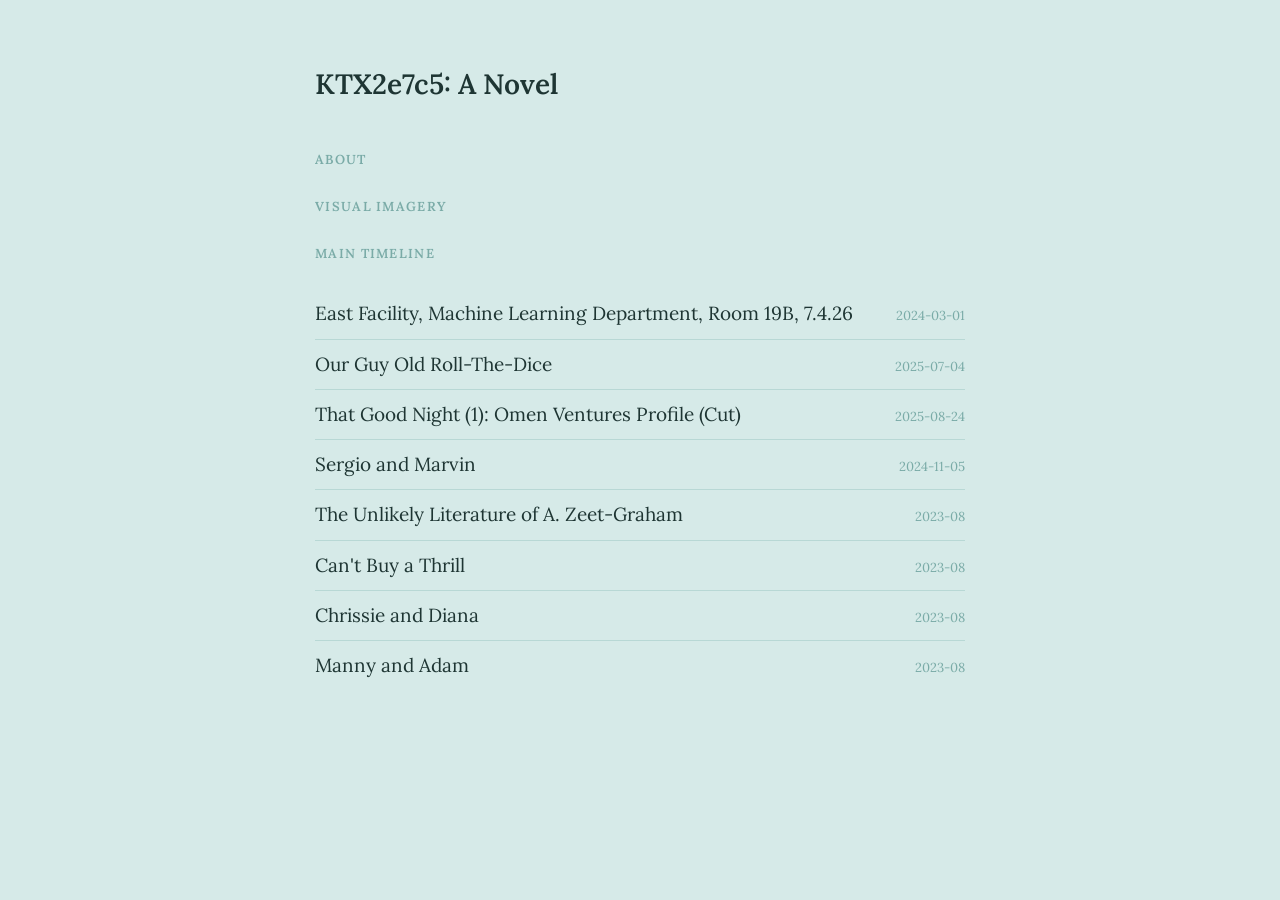
<file: index.html>
<!DOCTYPE html>
<html lang="en">
<head>
  <meta charset="UTF-8">
  <meta name="viewport" content="width=device-width, initial-scale=1.0">
  <title>KTX2e7c5: A Novel</title>
  <link rel="stylesheet" href="style.css">
</head>
<body>

  <h1>KTX2e7c5: A Novel</h1>

<h2><a href="about.html">About</a></h2>

<h2><a href="visual.html">Visual Imagery</a></h2>
  
  <h2>Main Timeline</h2>
  <ul>
    <li><a href="firstpost.html">East Facility, Machine Learning Department, Room 19B, 7.4.26</a><span class="date">2024-03-01</span></li>
   <li><a href="Wireheading.html">Our Guy Old Roll-The-Dice</a><span class="date">2025-07-04</span></li>
    <li><a href="omen.html">That Good Night (1): Omen Ventures Profile (Cut)</a><span class="date">2025-08-24</span></li>
    <li><a href="sergio-marvin.html">Sergio and Marvin</a><span class="date">2024-11-05</span></li>
    <li><a href="azeetgraham.html">The Unlikely Literature of A. Zeet-Graham</a><span class="date">2023-08</span></li>
    <li><a href="cantbuyathrill.html">Can't Buy a Thrill</a><span class="date">2023-08</span></li>
    <li><a href="chrissiediana.html">Chrissie and Diana</a><span class="date">2023-08</span></li>
    <li><a href="mannyadam.html">Manny and Adam</a><span class="date">2023-08</span></li>
  </ul>

</body>
</html>
</file>
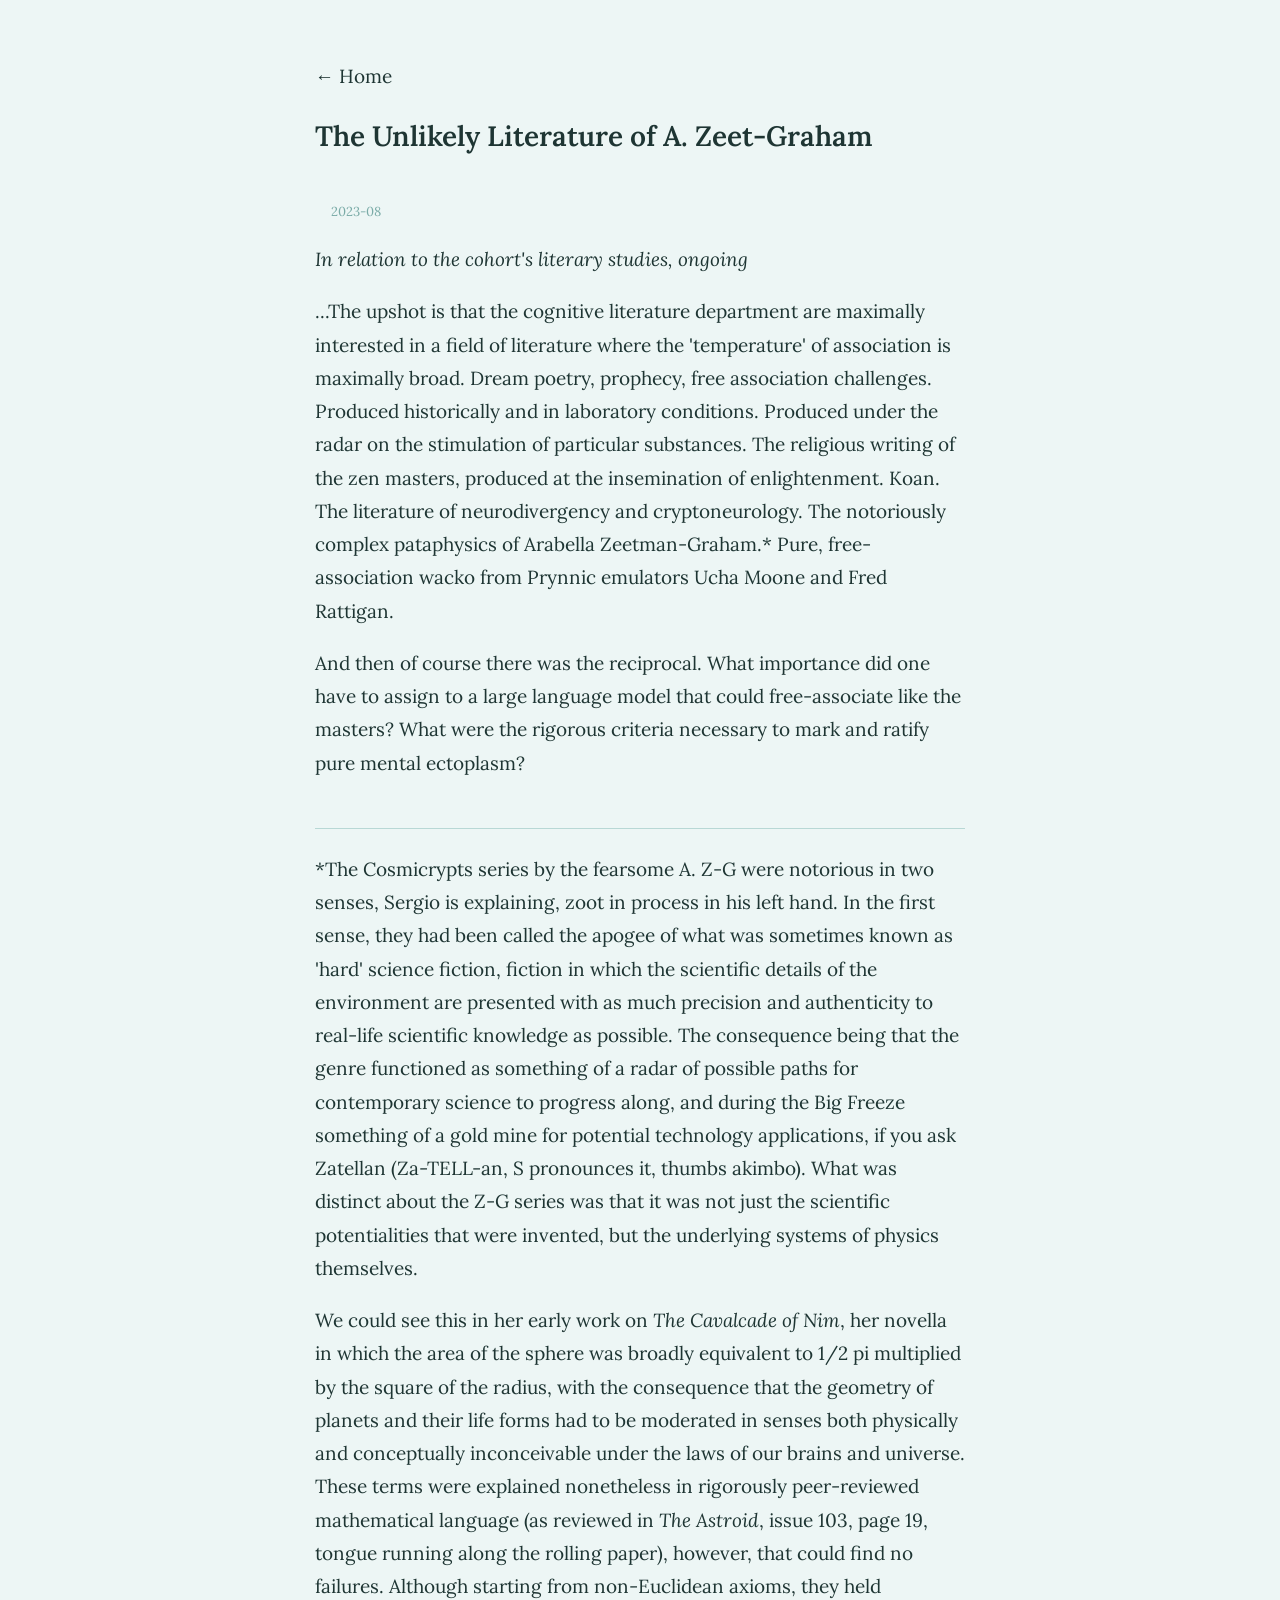
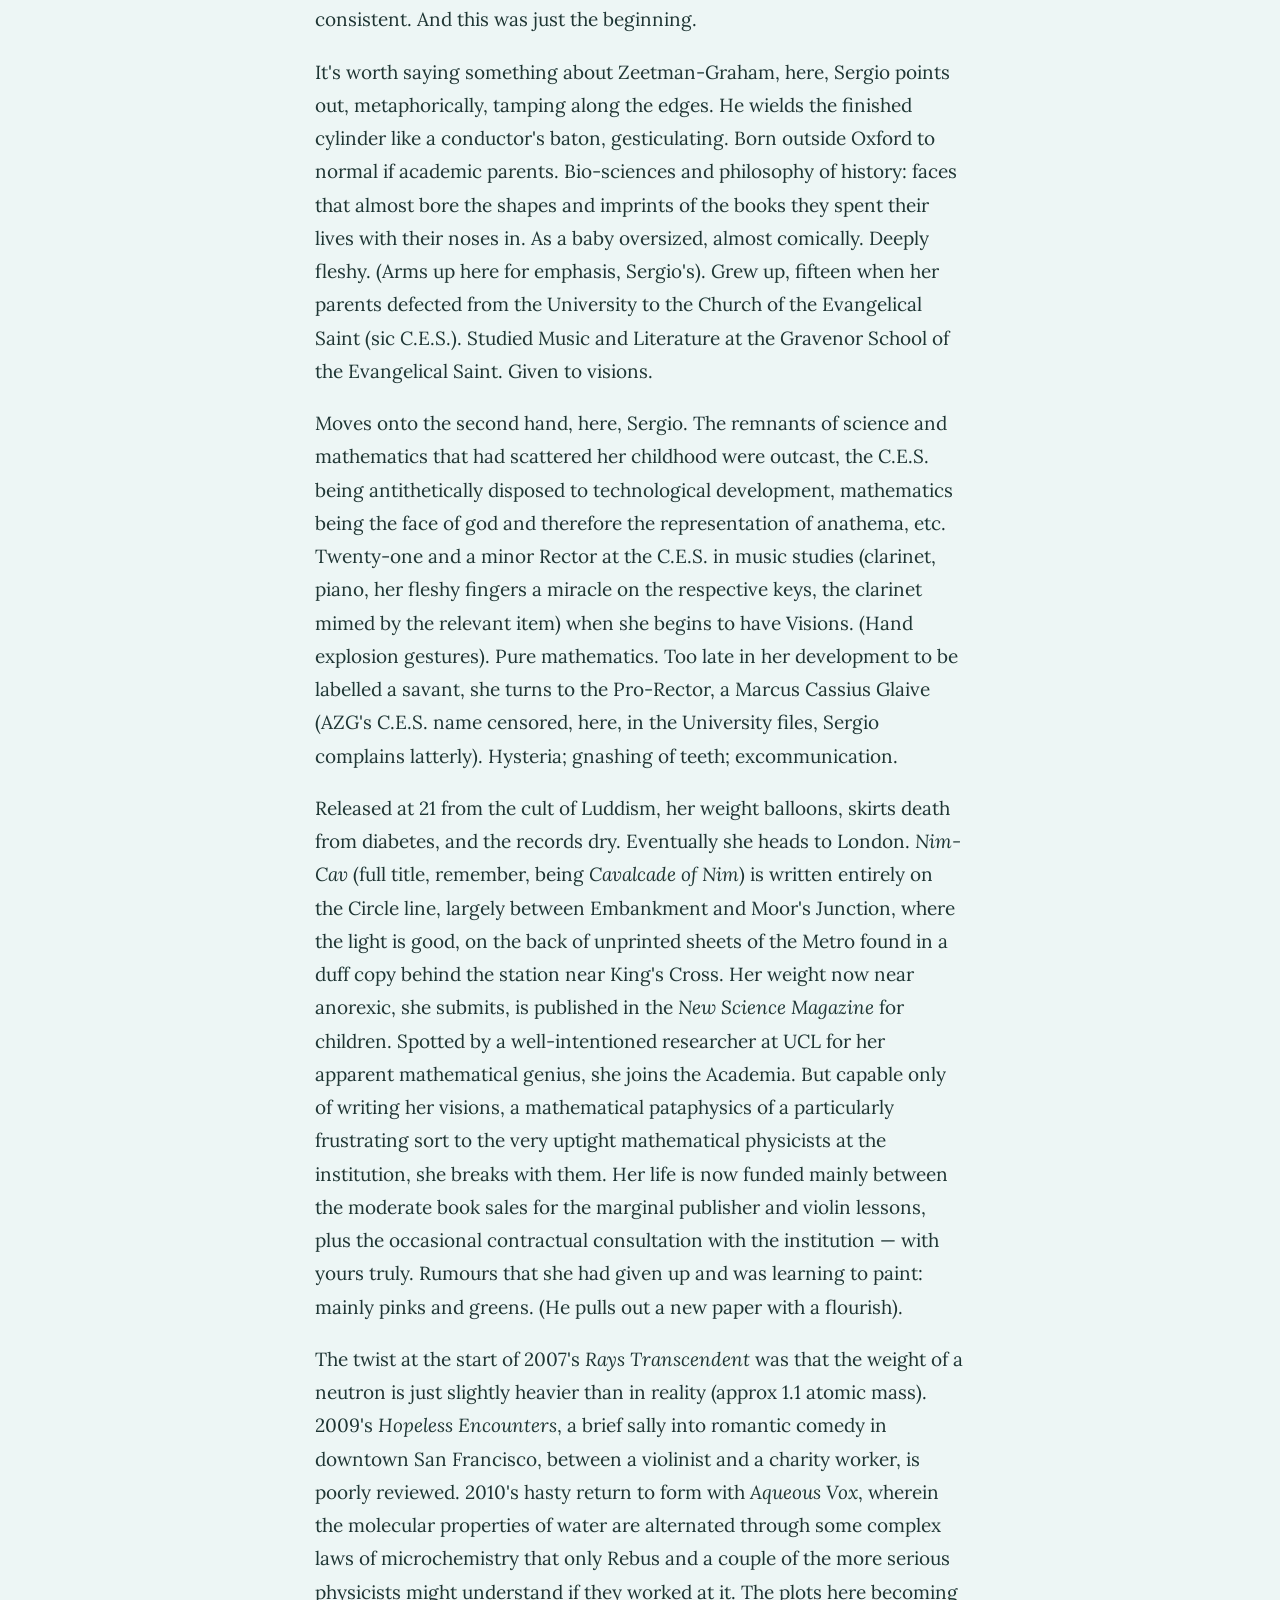
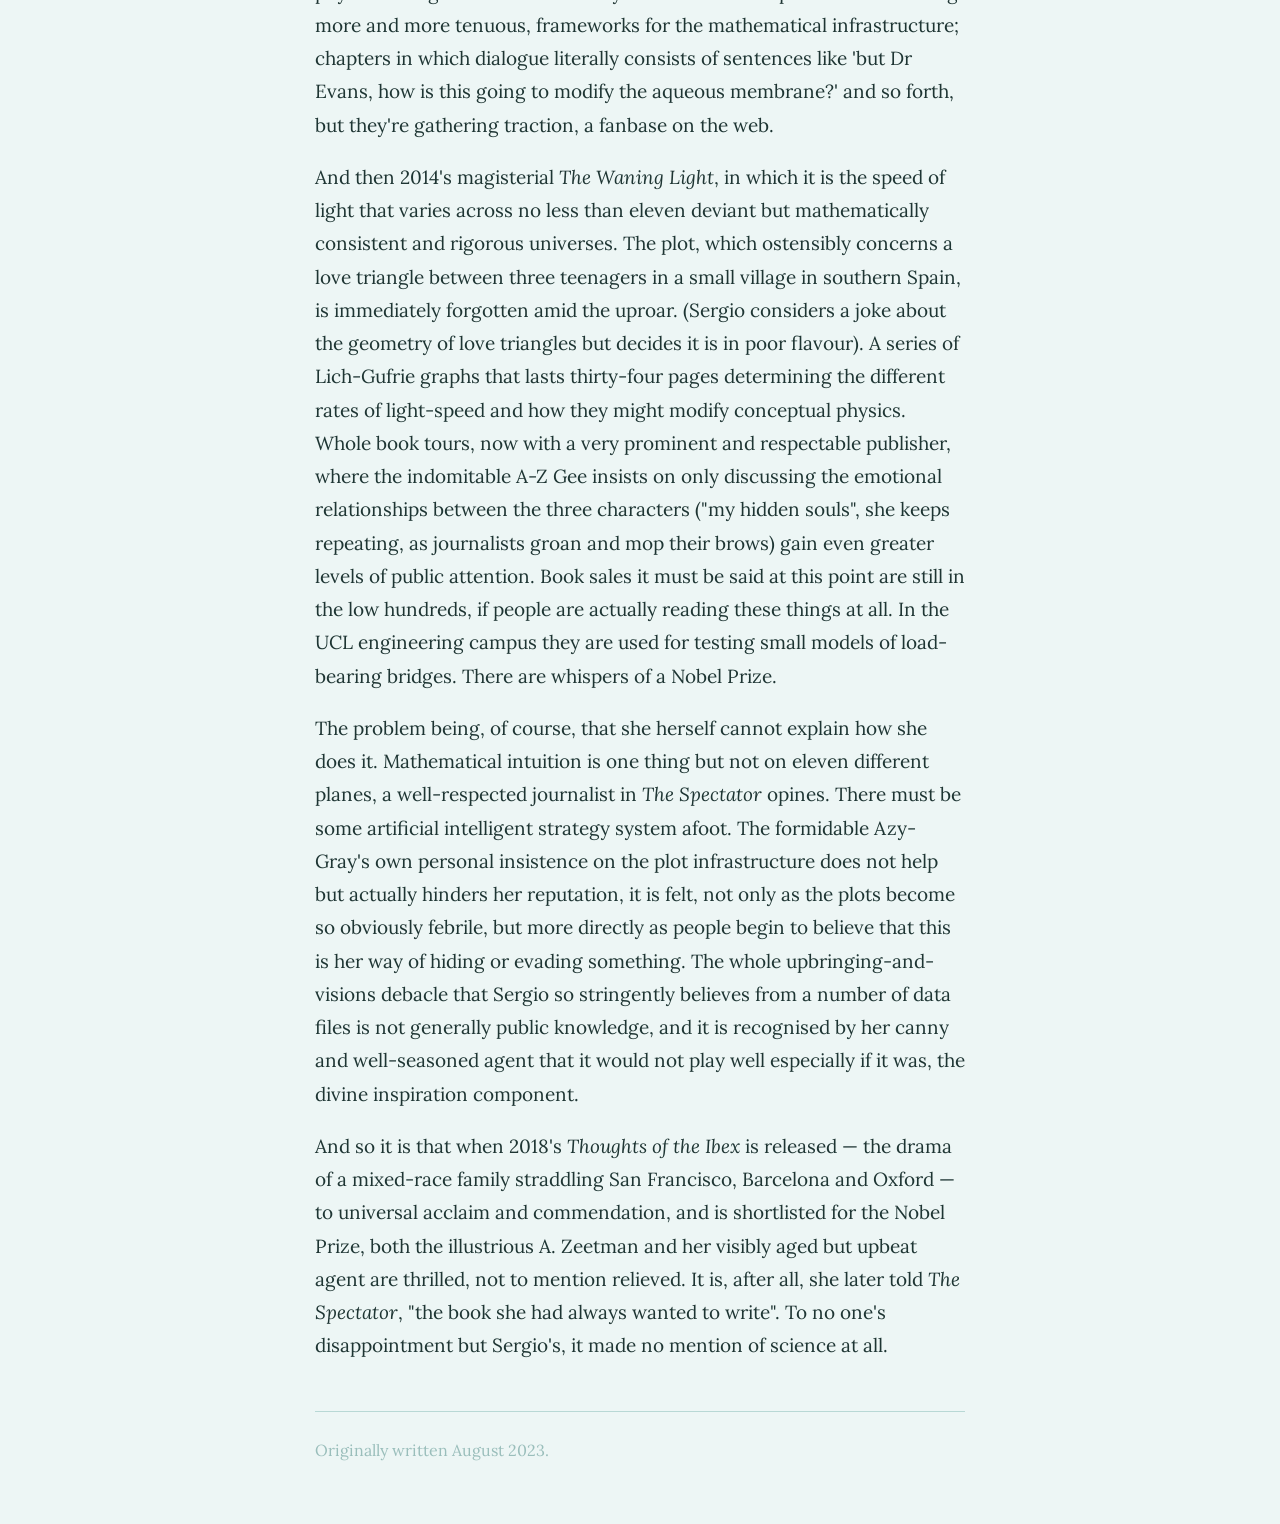
<file: azeetgraham.html>
<!DOCTYPE html>
<html lang="en">
<head>
  <meta charset="UTF-8">
  <meta name="viewport" content="width=device-width, initial-scale=1.0">
  <title>The Unlikely Literature of A. Zeet-Graham</title>
  <link rel="stylesheet" href="style.css">
</head>
<body class="essay-page">

  <p><a href="index.html">← Home</a></p>

  <h1>The Unlikely Literature of A. Zeet-Graham</h1>
  <p class="date">2023-08</p>

  <p> <em>In relation to the cohort's literary studies, ongoing</em> </p>

  <p>...The upshot is that the cognitive literature department are maximally interested in a field of literature where the 'temperature' of association is maximally broad. Dream poetry, prophecy, free association challenges. Produced historically and in laboratory conditions. Produced under the radar on the stimulation of particular substances. The religious writing of the zen masters, produced at the insemination of enlightenment. Koan. The literature of neurodivergency and cryptoneurology. The notoriously complex pataphysics of Arabella Zeetman-Graham.* Pure, free-association wacko from Prynnic emulators Ucha Moone and Fred Rattigan.</p>

  <p>And then of course there was the reciprocal. What importance did one have to assign to a large language model that could free-associate like the masters? What were the rigorous criteria necessary to mark and ratify pure mental ectoplasm?</p>

  <hr>

  <p>*The Cosmicrypts series by the fearsome A. Z-G were notorious in two senses, Sergio is explaining, zoot in process in his left hand. In the first sense, they had been called the apogee of what was sometimes known as 'hard' science fiction, fiction in which the scientific details of the environment are presented with as much precision and authenticity to real-life scientific knowledge as possible. The consequence being that the genre functioned as something of a radar of possible paths for contemporary science to progress along, and during the Big Freeze something of a gold mine for potential technology applications, if you ask Zatellan (Za-TELL-an, S pronounces it, thumbs akimbo). What was distinct about the Z-G series was that it was not just the scientific potentialities that were invented, but the underlying systems of physics themselves.</p>

  <p>We could see this in her early work on <em>The Cavalcade of Nim</em>, her novella in which the area of the sphere was broadly equivalent to 1/2 pi multiplied by the square of the radius, with the consequence that the geometry of planets and their life forms had to be moderated in senses both physically and conceptually inconceivable under the laws of our brains and universe. These terms were explained nonetheless in rigorously peer-reviewed mathematical language (as reviewed in <em>The Astroid</em>, issue 103, page 19, tongue running along the rolling paper), however, that could find no failures. Although starting from non-Euclidean axioms, they held consistent. And this was just the beginning.</p>

  <p>It's worth saying something about Zeetman-Graham, here, Sergio points out, metaphorically, tamping along the edges. He wields the finished cylinder like a conductor's baton, gesticulating. Born outside Oxford to normal if academic parents. Bio-sciences and philosophy of history: faces that almost bore the shapes and imprints of the books they spent their lives with their noses in. As a baby oversized, almost comically. Deeply fleshy. (Arms up here for emphasis, Sergio's). Grew up, fifteen when her parents defected from the University to the Church of the Evangelical Saint (sic C.E.S.). Studied Music and Literature at the Gravenor School of the Evangelical Saint. Given to visions.</p>

  <p>Moves onto the second hand, here, Sergio. The remnants of science and mathematics that had scattered her childhood were outcast, the C.E.S. being antithetically disposed to technological development, mathematics being the face of god and therefore the representation of anathema, etc. Twenty-one and a minor Rector at the C.E.S. in music studies (clarinet, piano, her fleshy fingers a miracle on the respective keys, the clarinet mimed by the relevant item) when she begins to have Visions. (Hand explosion gestures). Pure mathematics. Too late in her development to be labelled a savant, she turns to the Pro-Rector, a Marcus Cassius Glaive (AZG's C.E.S. name censored, here, in the University files, Sergio complains latterly). Hysteria; gnashing of teeth; excommunication.</p>

  <p>Released at 21 from the cult of Luddism, her weight balloons, skirts death from diabetes, and the records dry. Eventually she heads to London. <em>Nim-Cav</em> (full title, remember, being <em>Cavalcade of Nim</em>) is written entirely on the Circle line, largely between Embankment and Moor's Junction, where the light is good, on the back of unprinted sheets of the Metro found in a duff copy behind the station near King's Cross. Her weight now near anorexic, she submits, is published in the <em>New Science Magazine</em> for children. Spotted by a well-intentioned researcher at UCL for her apparent mathematical genius, she joins the Academia. But capable only of writing her visions, a mathematical pataphysics of a particularly frustrating sort to the very uptight mathematical physicists at the institution, she breaks with them. Her life is now funded mainly between the moderate book sales for the marginal publisher and violin lessons, plus the occasional contractual consultation with the institution — with yours truly. Rumours that she had given up and was learning to paint: mainly pinks and greens. (He pulls out a new paper with a flourish).</p>

  <p>The twist at the start of 2007's <em>Rays Transcendent</em> was that the weight of a neutron is just slightly heavier than in reality (approx 1.1 atomic mass). 2009's <em>Hopeless Encounters</em>, a brief sally into romantic comedy in downtown San Francisco, between a violinist and a charity worker, is poorly reviewed. 2010's hasty return to form with <em>Aqueous Vox</em>, wherein the molecular properties of water are alternated through some complex laws of microchemistry that only Rebus and a couple of the more serious physicists might understand if they worked at it. The plots here becoming more and more tenuous, frameworks for the mathematical infrastructure; chapters in which dialogue literally consists of sentences like 'but Dr Evans, how is this going to modify the aqueous membrane?' and so forth, but they're gathering traction, a fanbase on the web.</p>

  <p>And then 2014's magisterial <em>The Waning Light</em>, in which it is the speed of light that varies across no less than eleven deviant but mathematically consistent and rigorous universes. The plot, which ostensibly concerns a love triangle between three teenagers in a small village in southern Spain, is immediately forgotten amid the uproar. (Sergio considers a joke about the geometry of love triangles but decides it is in poor flavour). A series of Lich-Gufrie graphs that lasts thirty-four pages determining the different rates of light-speed and how they might modify conceptual physics. Whole book tours, now with a very prominent and respectable publisher, where the indomitable A-Z Gee insists on only discussing the emotional relationships between the three characters ("my hidden souls", she keeps repeating, as journalists groan and mop their brows) gain even greater levels of public attention. Book sales it must be said at this point are still in the low hundreds, if people are actually reading these things at all. In the UCL engineering campus they are used for testing small models of load-bearing bridges. There are whispers of a Nobel Prize.</p>

  <p>The problem being, of course, that she herself cannot explain how she does it. Mathematical intuition is one thing but not on eleven different planes, a well-respected journalist in <em>The Spectator</em> opines. There must be some artificial intelligent strategy system afoot. The formidable Azy-Gray's own personal insistence on the plot infrastructure does not help but actually hinders her reputation, it is felt, not only as the plots become so obviously febrile, but more directly as people begin to believe that this is her way of hiding or evading something. The whole upbringing-and-visions debacle that Sergio so stringently believes from a number of data files is not generally public knowledge, and it is recognised by her canny and well-seasoned agent that it would not play well especially if it was, the divine inspiration component.</p>

  <p>And so it is that when 2018's <em>Thoughts of the Ibex</em> is released — the drama of a mixed-race family straddling San Francisco, Barcelona and Oxford — to universal acclaim and commendation, and is shortlisted for the Nobel Prize, both the illustrious A. Zeetman and her visibly aged but upbeat agent are thrilled, not to mention relieved. It is, after all, she later told <em>The Spectator</em>, "the book she had always wanted to write". To no one's disappointment but Sergio's, it made no mention of science at all.</p>

  <hr>
  <p class="notes">Originally written August 2023.</p>

</body>
</html>
</file>
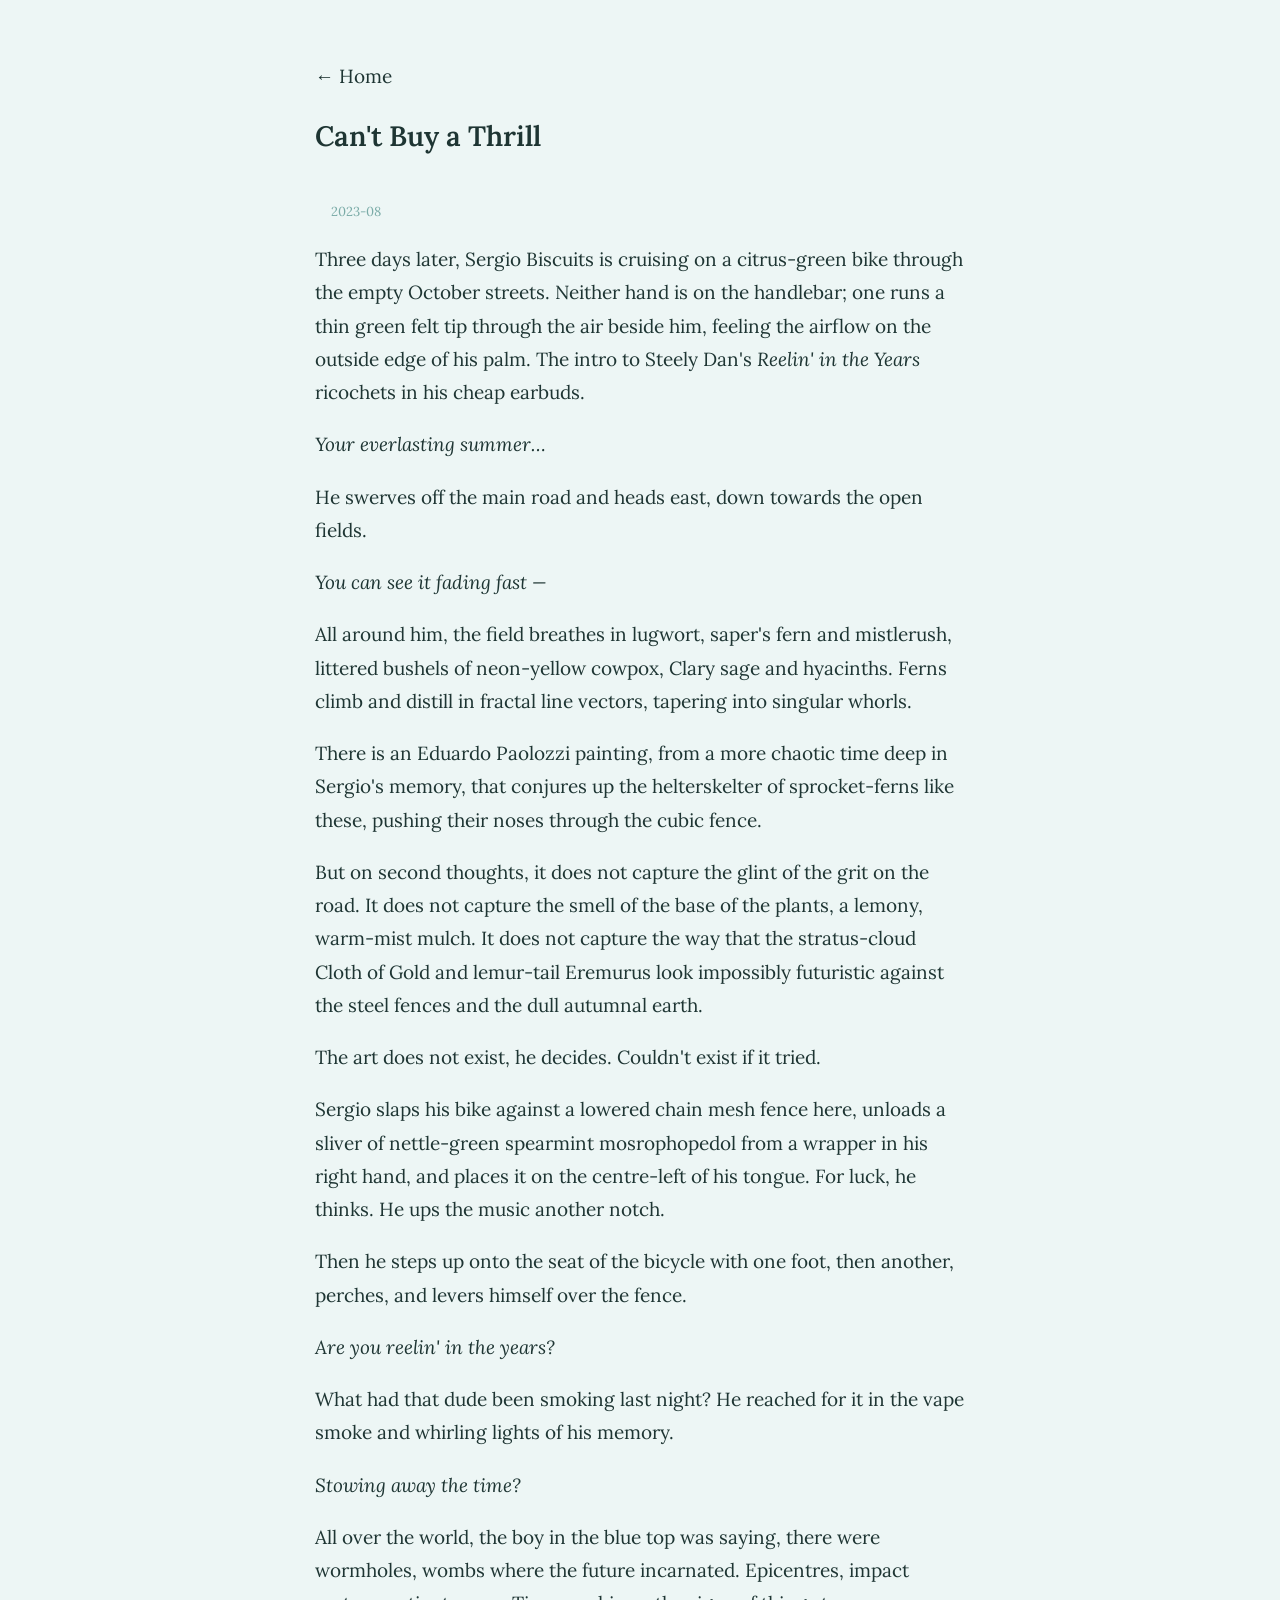
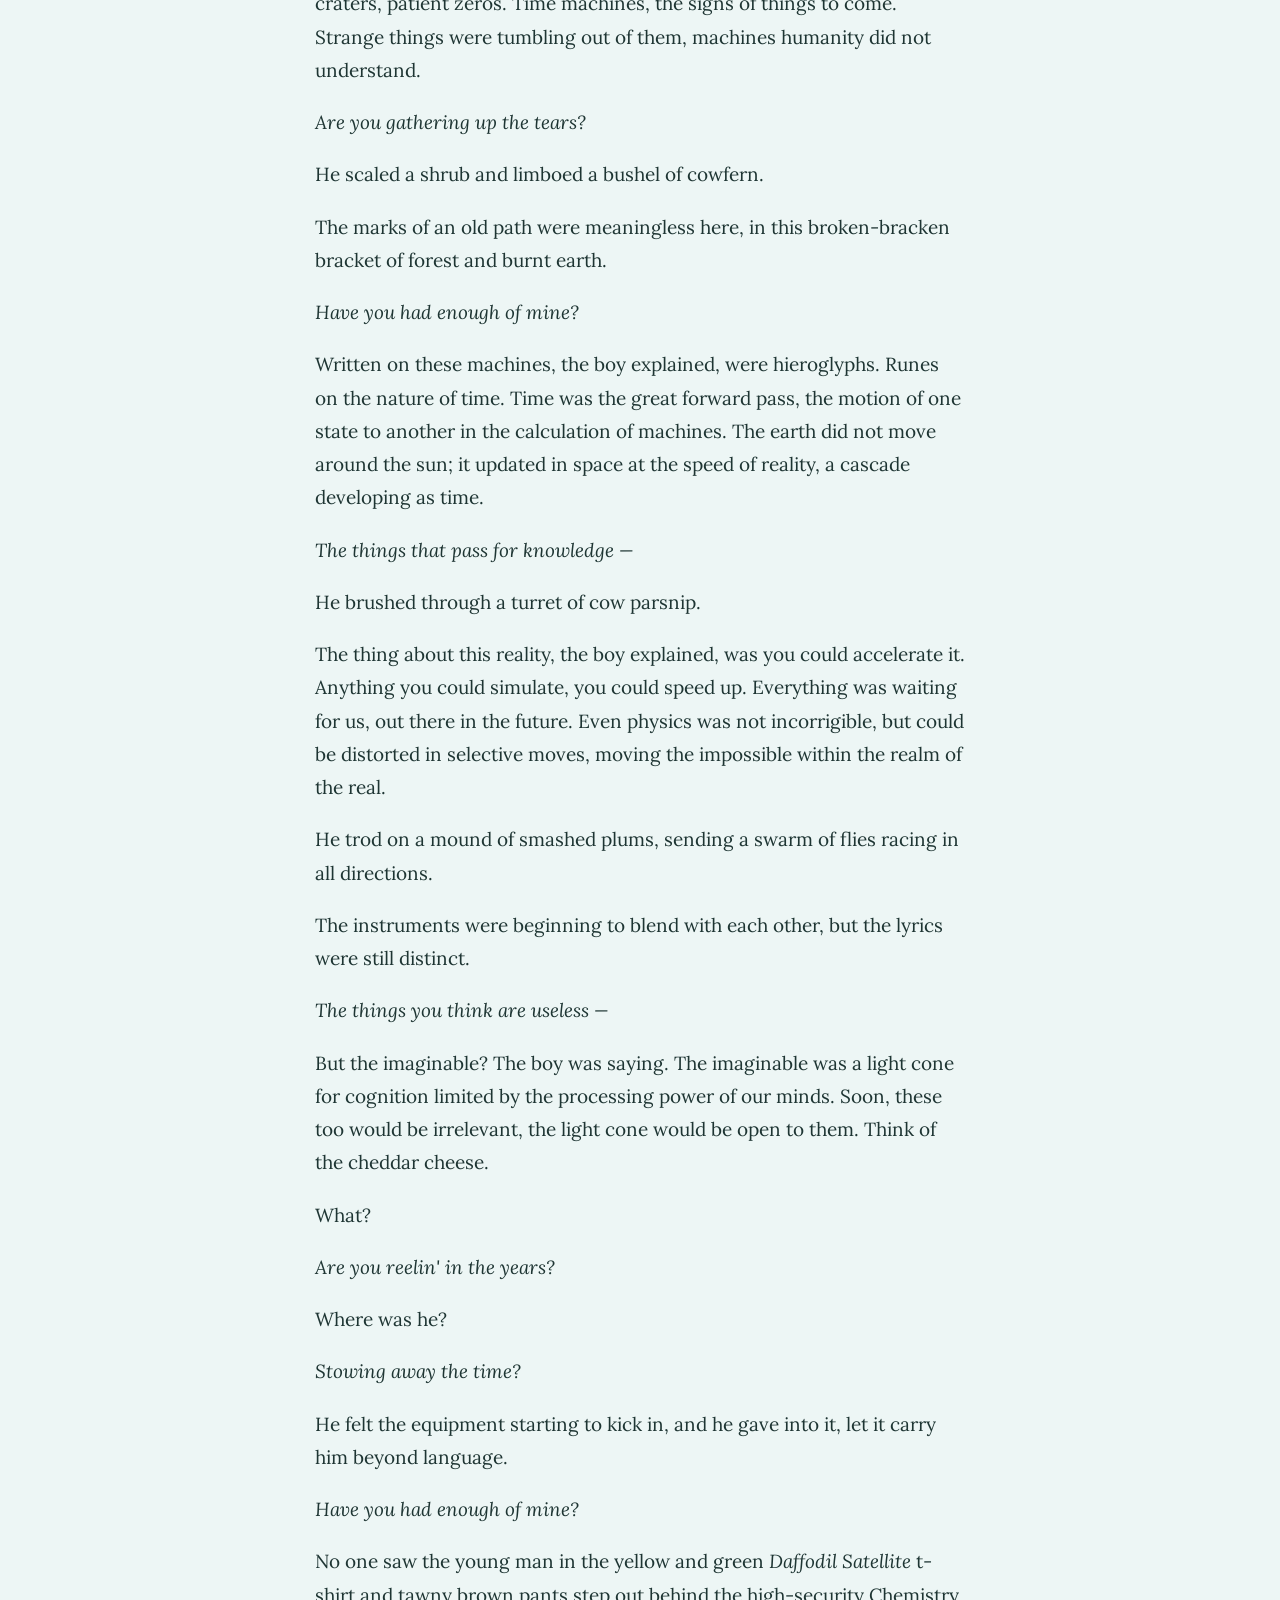
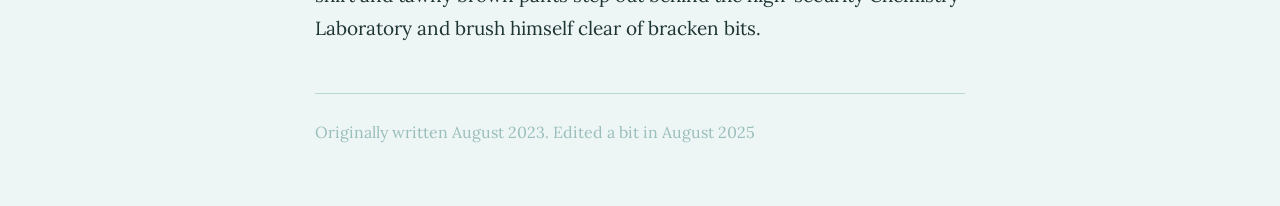
<file: cantbuyathrill.html>
<!DOCTYPE html>
<html lang="en">
<head>
  <meta charset="UTF-8">
  <meta name="viewport" content="width=device-width, initial-scale=1.0">
  <title>Can't Buy a Thrill</title>
  <link rel="stylesheet" href="style.css">
</head>
<body class="essay-page">

  <p><a href="index.html">← Home</a></p>

  <h1>Can't Buy a Thrill</h1>
  <p class="date">2023-08</p>

  <p>Three days later, Sergio Biscuits is cruising on a citrus-green bike through the empty October streets. Neither hand is on the handlebar; one runs a thin green felt tip through the air beside him, feeling the airflow on the outside edge of his palm. The intro to Steely Dan's <em>Reelin' in the Years</em> ricochets in his cheap earbuds.</p>

  <p><em>Your everlasting summer…</em></p>

  <p>He swerves off the main road and heads east, down towards the open fields.</p>

  <p><em>You can see it fading fast —</em></p>

  <p>All around him, the field breathes in lugwort, saper's fern and mistlerush, littered bushels of neon-yellow cowpox, Clary sage and hyacinths. Ferns climb and distill in fractal line vectors, tapering into singular whorls.</p>

  <p>There is an Eduardo Paolozzi painting, from a more chaotic time deep in Sergio's memory, that conjures up the helterskelter of sprocket-ferns like these, pushing their noses through the cubic fence.</p>

  <p>But on second thoughts, it does not capture the glint of the grit on the road. It does not capture the smell of the base of the plants, a lemony, warm-mist mulch. It does not capture the way that the stratus-cloud Cloth of Gold and lemur-tail Eremurus look impossibly futuristic against the steel fences and the dull autumnal earth.</p>

  <p>The art does not exist, he decides. Couldn't exist if it tried.</p>

  <p>Sergio slaps his bike against a lowered chain mesh fence here, unloads a sliver of nettle-green spearmint mosrophopedol from a wrapper in his right hand, and places it on the centre-left of his tongue. For luck, he thinks. He ups the music another notch.</p>

  <p>Then he steps up onto the seat of the bicycle with one foot, then another, perches, and levers himself over the fence.</p>

  <p><em>Are you reelin' in the years?</em></p>

  <p>What had that dude been smoking last night? He reached for it in the vape smoke and whirling lights of his memory.</p>

  <p><em>Stowing away the time?</em></p>

  <p>All over the world, the boy in the blue top was saying, there were wormholes, wombs where the future incarnated. Epicentres, impact craters, patient zeros. Time machines, the signs of things to come. Strange things were tumbling out of them, machines humanity did not understand.</p>

  <p><em>Are you gathering up the tears?</em></p>

  <p>He scaled a shrub and limboed a bushel of cowfern.</p>

  <p>The marks of an old path were meaningless here, in this broken-bracken bracket of forest and burnt earth.</p>

  <p><em>Have you had enough of mine?</em></p>

  <p>Written on these machines, the boy explained, were hieroglyphs. Runes on the nature of time. Time was the great forward pass, the motion of one state to another in the calculation of machines. The earth did not move around the sun; it updated in space at the speed of reality, a cascade developing as time.</p>

  <p><em>The things that pass for knowledge —</em></p>

  <p>He brushed through a turret of cow parsnip.</p>

  <p>The thing about this reality, the boy explained, was you could accelerate it. Anything you could simulate, you could speed up. Everything was waiting for us, out there in the future. Even physics was not incorrigible, but could be distorted in selective moves, moving the impossible within the realm of the real.</p>

  <p>He trod on a mound of smashed plums, sending a swarm of flies racing in all directions.</p>

  <p>The instruments were beginning to blend with each other, but the lyrics were still distinct.</p>

  <p><em>The things you think are useless —</em></p>

  <p>But the imaginable? The boy was saying. The imaginable was a light cone for cognition limited by the processing power of our minds. Soon, these too would be irrelevant, the light cone would be open to them. Think of the cheddar cheese.</p>

  <p>What?</p>

  <p><em>Are you reelin' in the years?</em></p>

  <p>Where was he?</p>

  <p><em>Stowing away the time?</em></p>

  <p>He felt the equipment starting to kick in, and he gave into it, let it carry him beyond language.</p>

  <p><em>Have you had enough of mine?</em></p>

  <p>No one saw the young man in the yellow and green <em>Daffodil Satellite</em> t-shirt and tawny brown pants step out behind the high-security Chemistry Laboratory and brush himself clear of bracken bits.</p>

  <hr>
  <p class="notes">Originally written August 2023. Edited a bit in August 2025</p>

</body>
</html>
</file>
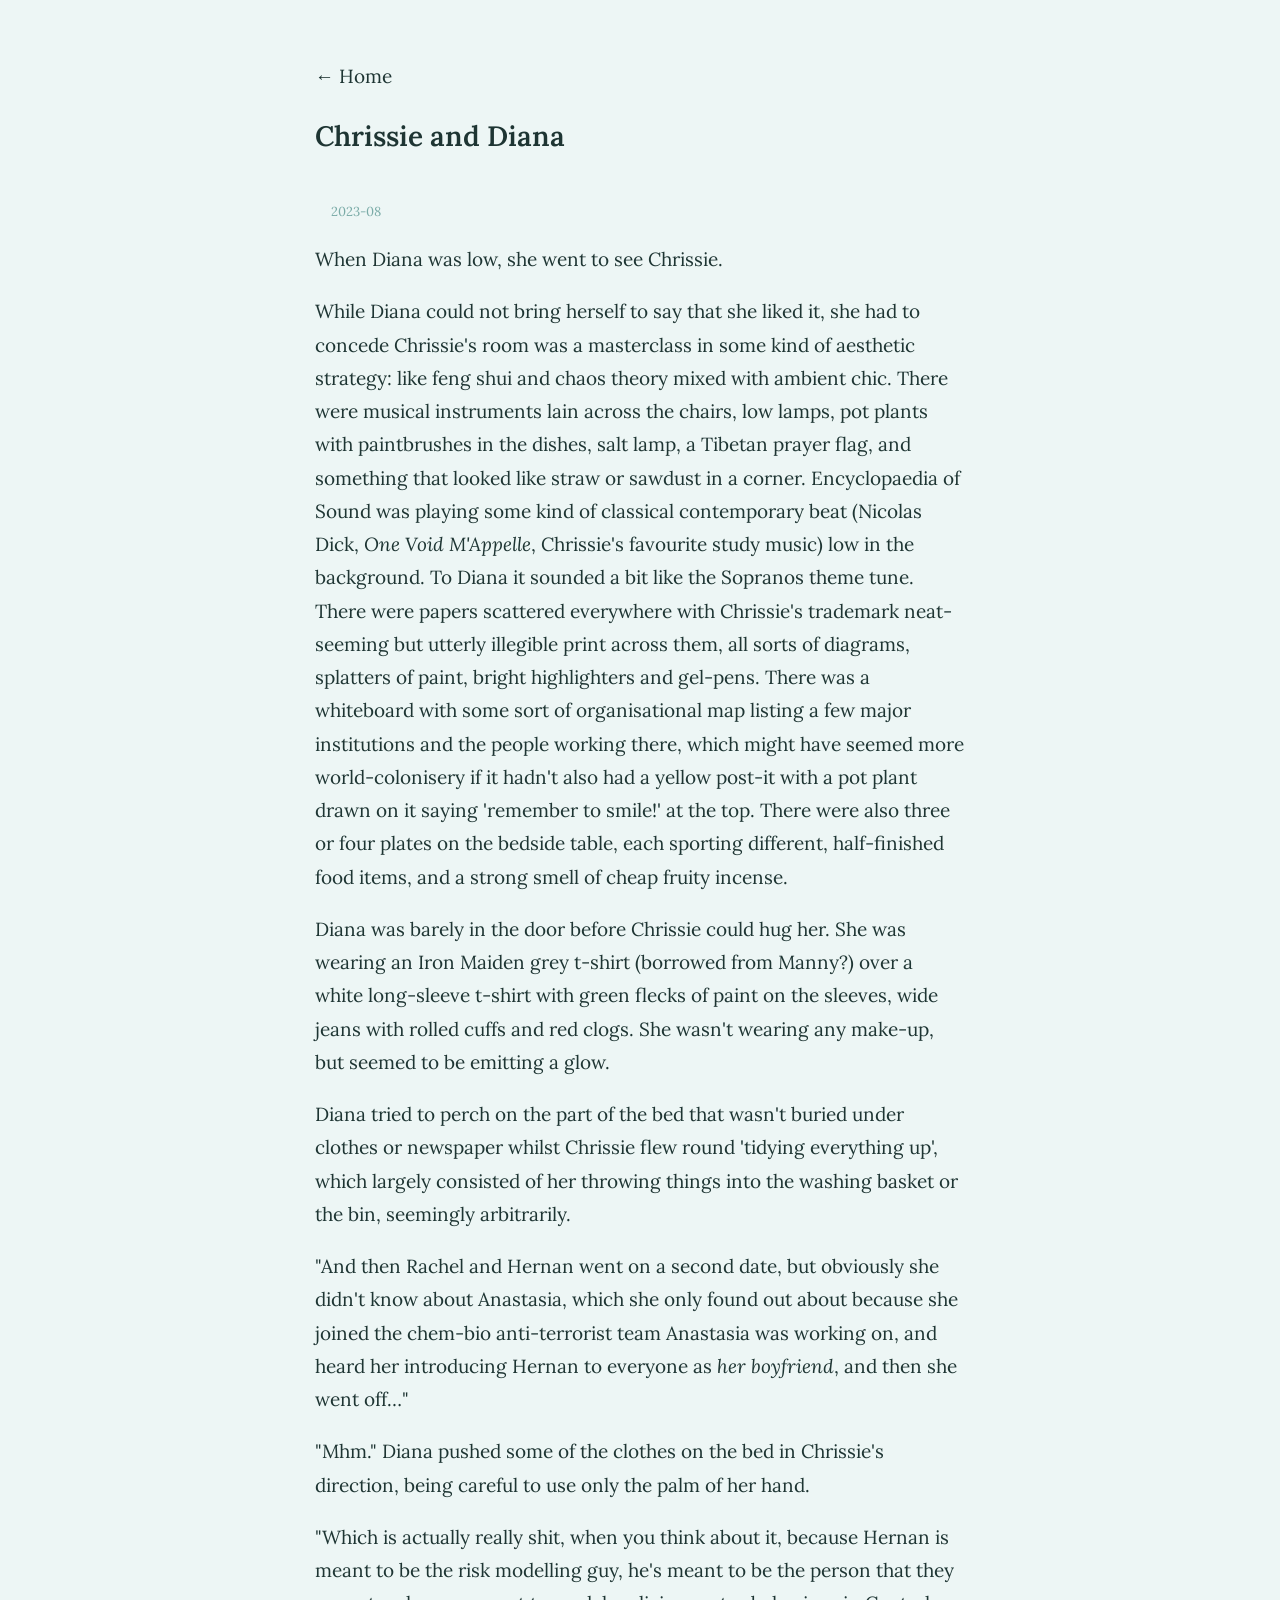
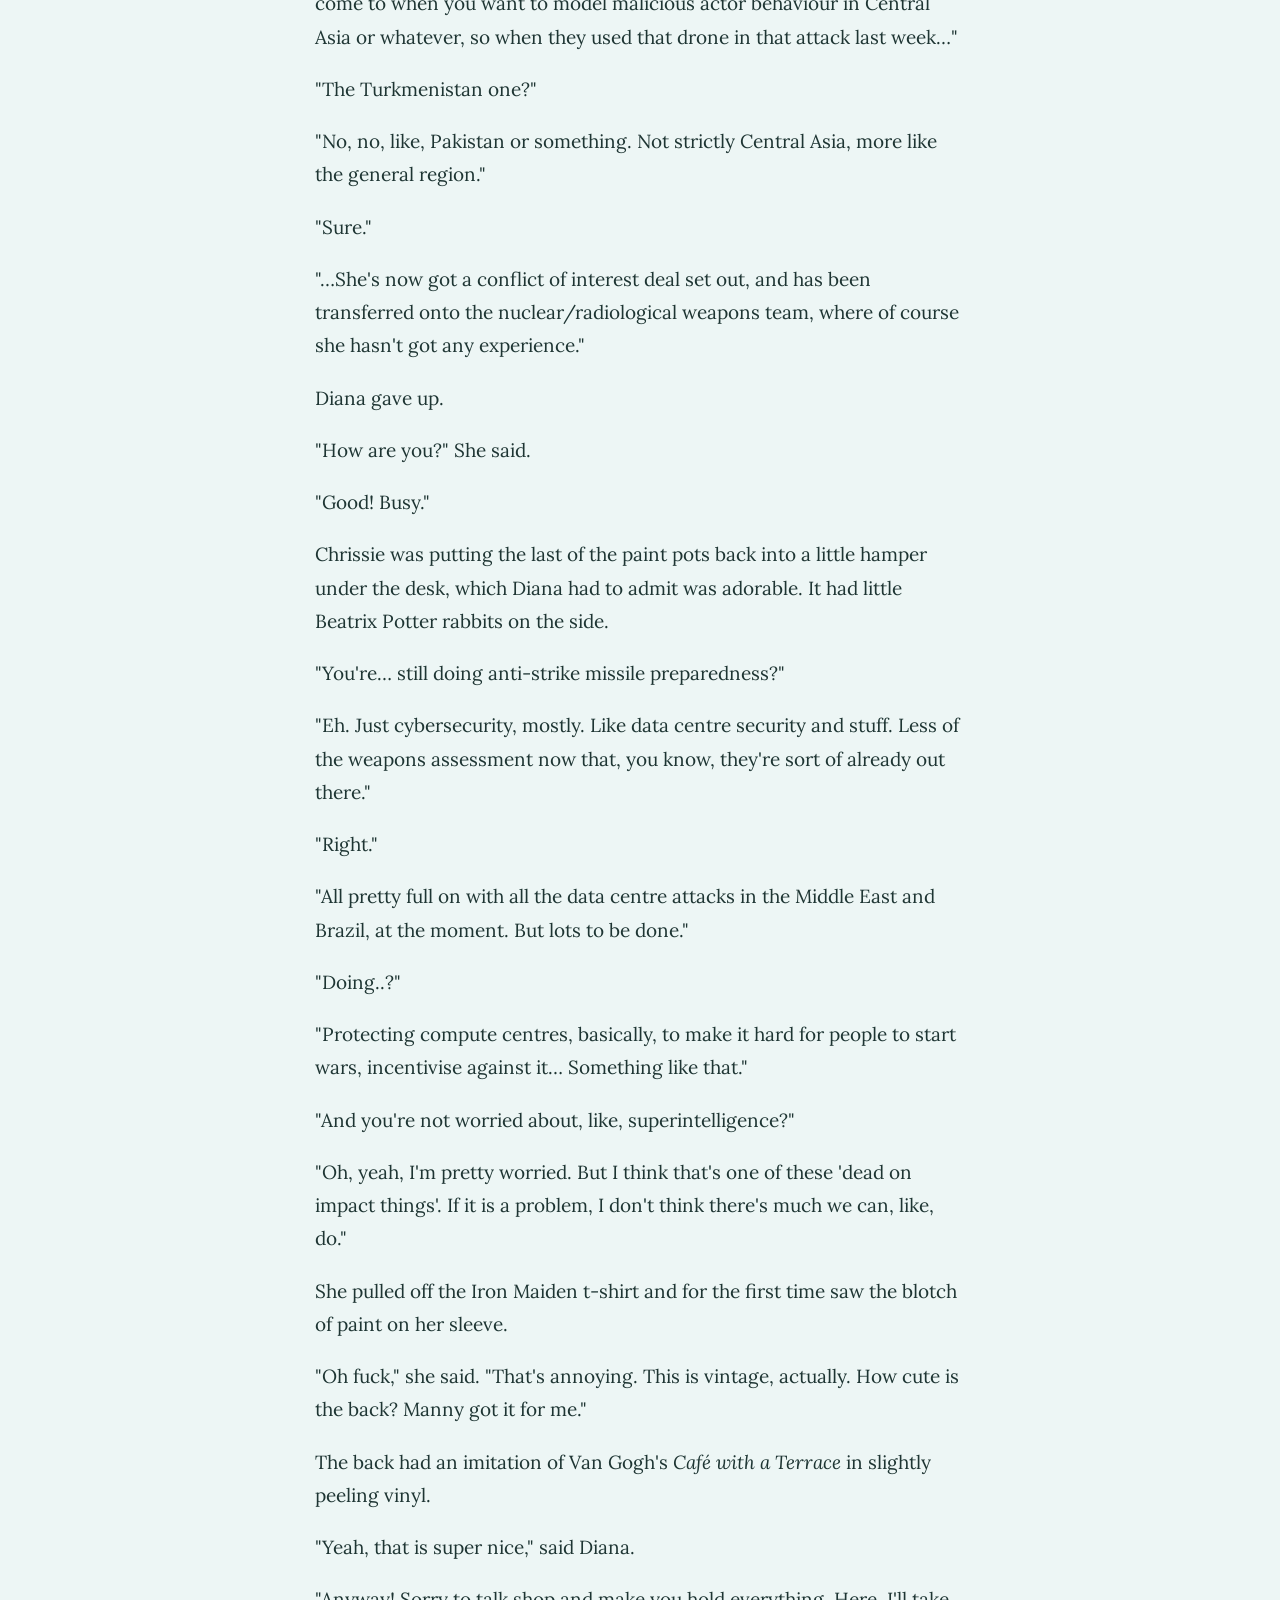
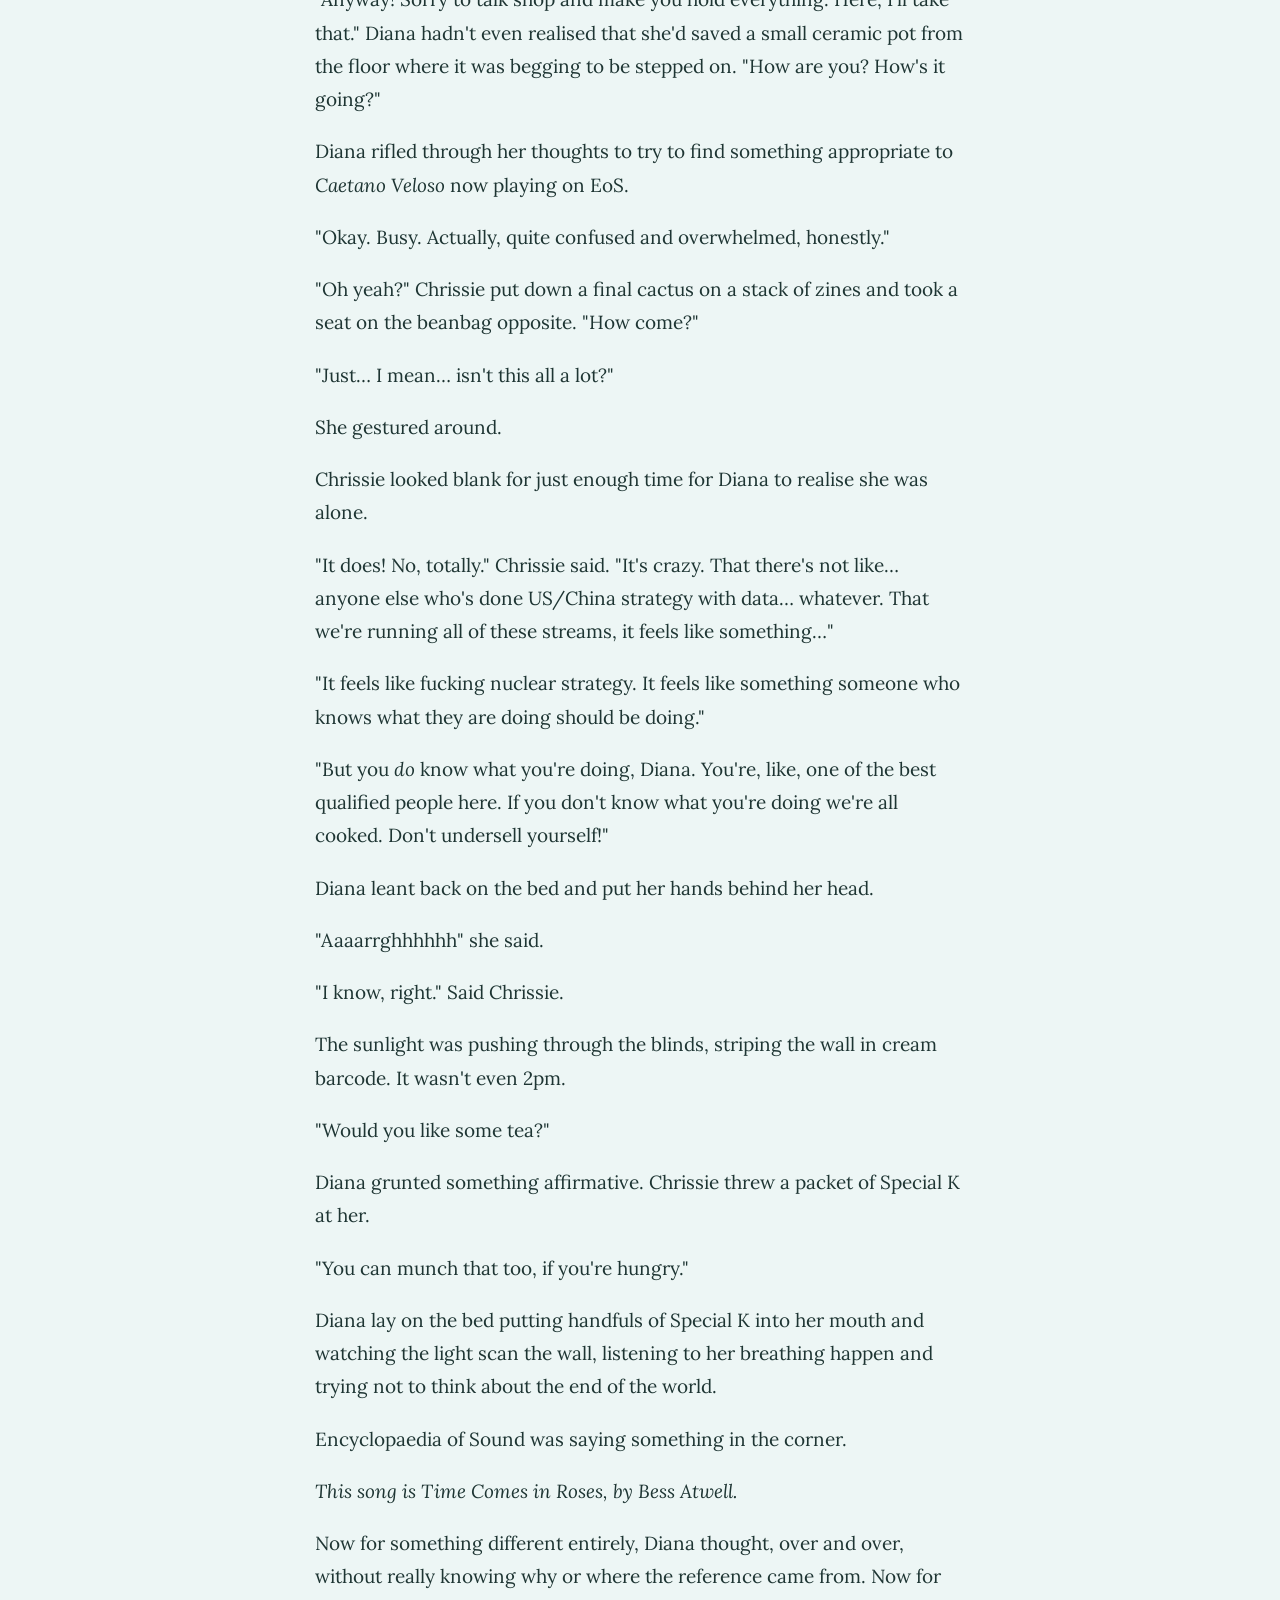
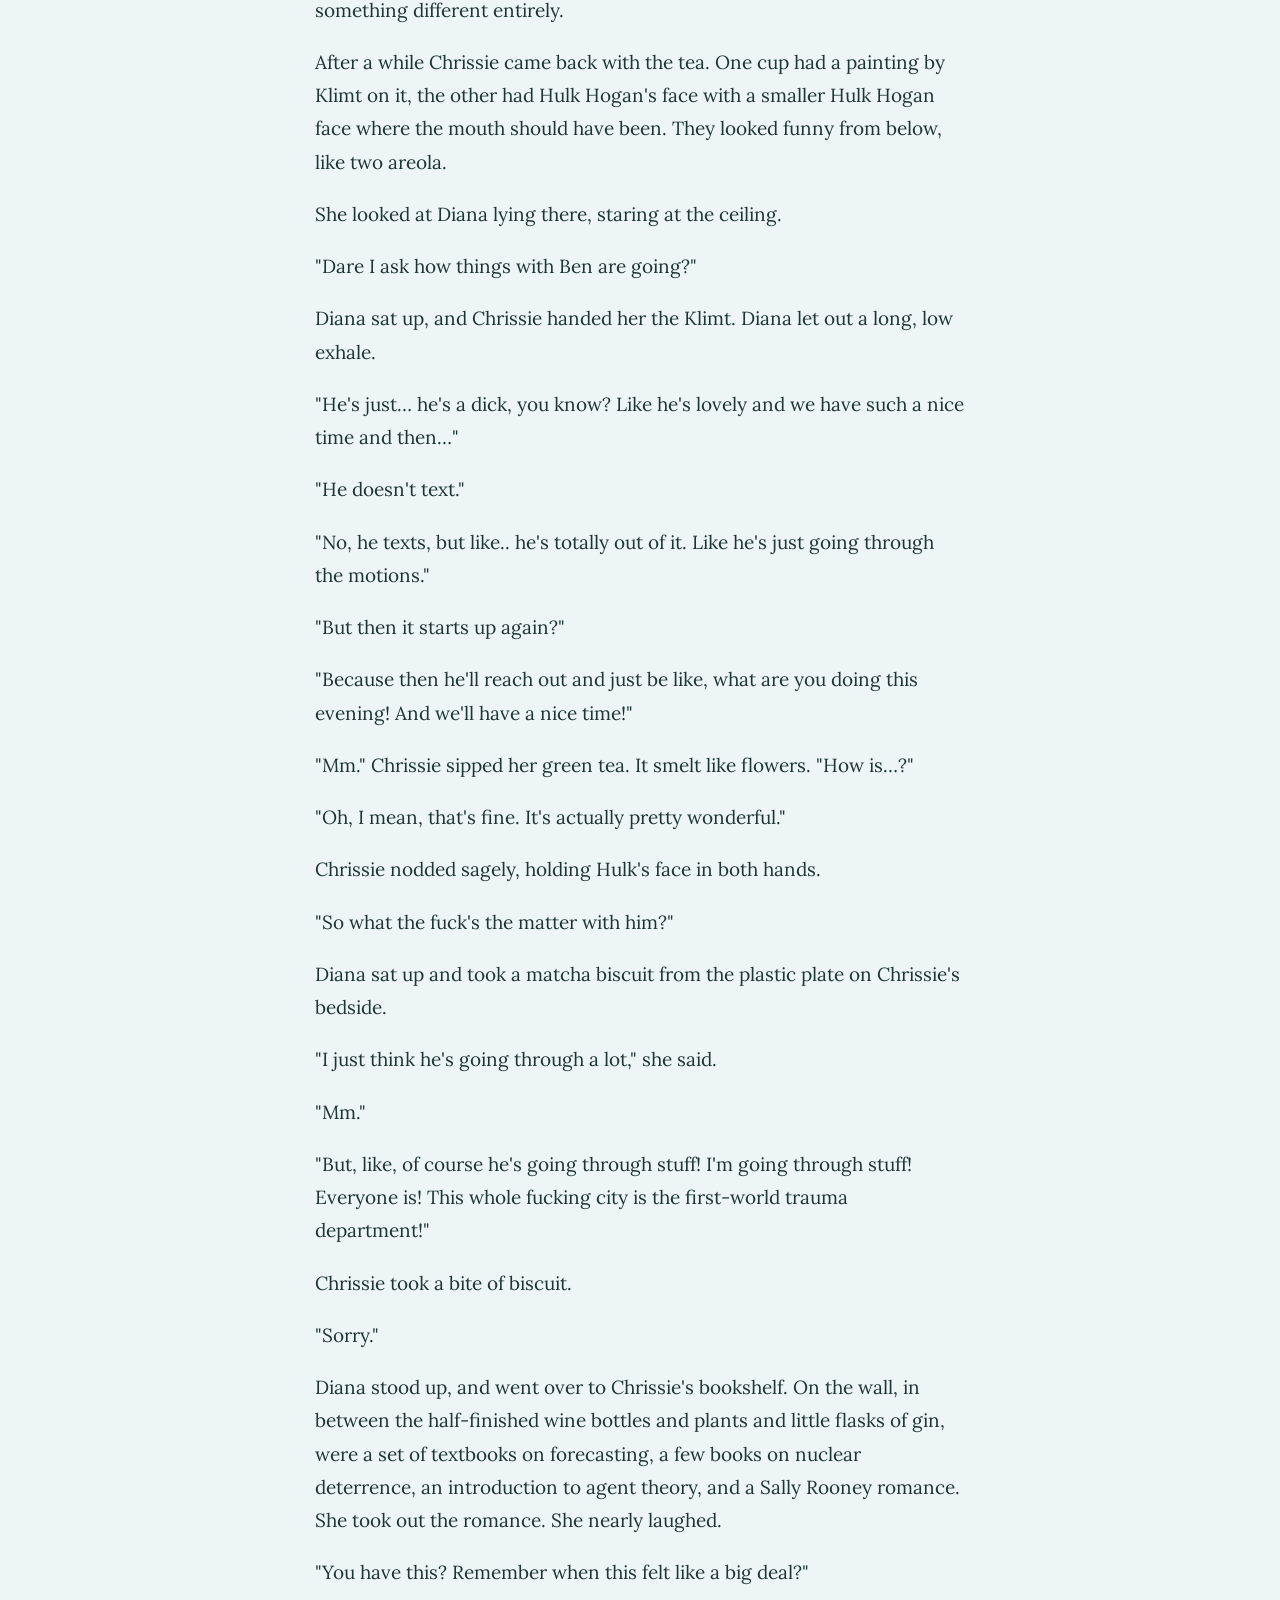
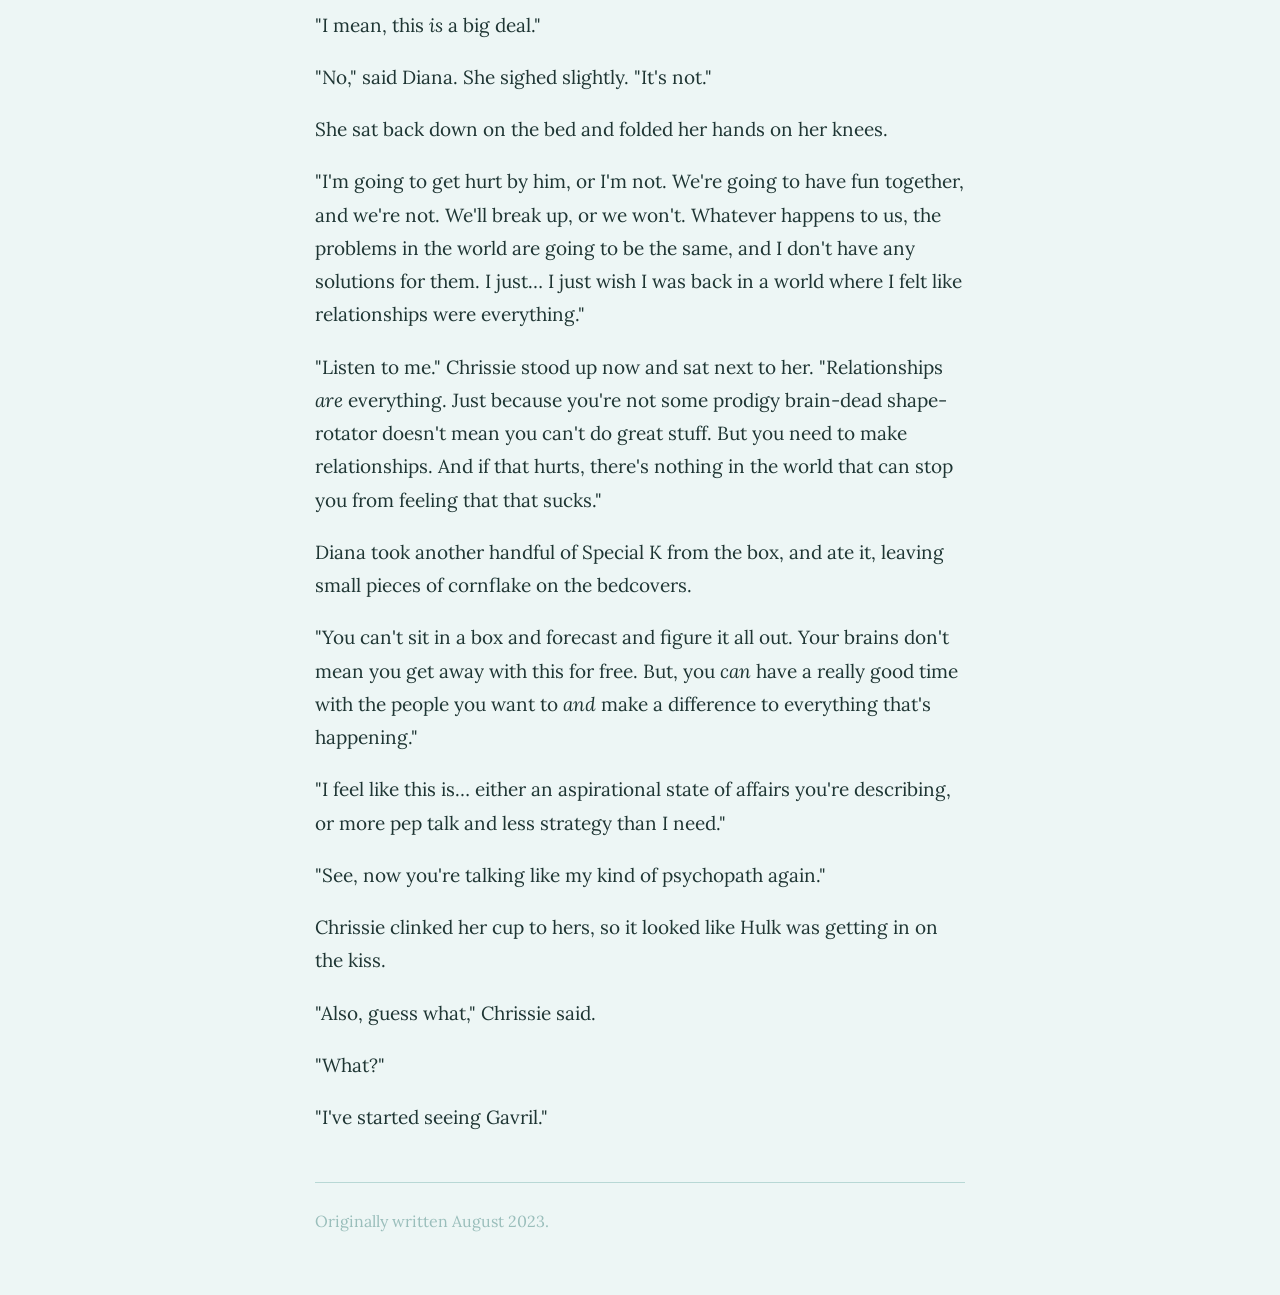
<file: chrissiediana.html>
<!DOCTYPE html>
<html lang="en">
<head>
  <meta charset="UTF-8">
  <meta name="viewport" content="width=device-width, initial-scale=1.0">
  <title>Chrissie and Diana</title>
  <link rel="stylesheet" href="style.css">
</head>
<body class="essay-page">

  <p><a href="index.html">← Home</a></p>

  <h1>Chrissie and Diana</h1>
  <p class="date">2023-08</p>

  <p>When Diana was low, she went to see Chrissie.</p>

  <p>While Diana could not bring herself to say that she liked it, she had to concede Chrissie's room was a masterclass in some kind of aesthetic strategy: like feng shui and chaos theory mixed with ambient chic. There were musical instruments lain across the chairs, low lamps, pot plants with paintbrushes in the dishes, salt lamp, a Tibetan prayer flag, and something that looked like straw or sawdust in a corner. Encyclopaedia of Sound was playing some kind of classical contemporary beat (Nicolas Dick, <em>One Void M'Appelle</em>, Chrissie's favourite study music) low in the background. To Diana it sounded a bit like the Sopranos theme tune. There were papers scattered everywhere with Chrissie's trademark neat-seeming but utterly illegible print across them, all sorts of diagrams, splatters of paint, bright highlighters and gel-pens. There was a whiteboard with some sort of organisational map listing a few major institutions and the people working there, which might have seemed more world-colonisery if it hadn't also had a yellow post-it with a pot plant drawn on it saying 'remember to smile!' at the top. There were also three or four plates on the bedside table, each sporting different, half-finished food items, and a strong smell of cheap fruity incense.</p>

  <p>Diana was barely in the door before Chrissie could hug her. She was wearing an Iron Maiden grey t-shirt (borrowed from Manny?) over a white long-sleeve t-shirt with green flecks of paint on the sleeves, wide jeans with rolled cuffs and red clogs. She wasn't wearing any make-up, but seemed to be emitting a glow.</p>

  <p>Diana tried to perch on the part of the bed that wasn't buried under clothes or newspaper whilst Chrissie flew round 'tidying everything up', which largely consisted of her throwing things into the washing basket or the bin, seemingly arbitrarily.</p>

  <p>"And then Rachel and Hernan went on a second date, but obviously she didn't know about Anastasia, which she only found out about because she joined the chem-bio anti-terrorist team Anastasia was working on, and heard her introducing Hernan to everyone as <em>her boyfriend</em>, and then she went off…"</p>

  <p>"Mhm." Diana pushed some of the clothes on the bed in Chrissie's direction, being careful to use only the palm of her hand.</p>

  <p>"Which is actually really shit, when you think about it, because Hernan is meant to be the risk modelling guy, he's meant to be the person that they come to when you want to model malicious actor behaviour in Central Asia or whatever, so when they used that drone in that attack last week…"</p>

  <p>"The Turkmenistan one?"</p>

  <p>"No, no, like, Pakistan or something. Not strictly Central Asia, more like the general region."</p>

  <p>"Sure."</p>

  <p>"…She's now got a conflict of interest deal set out, and has been transferred onto the nuclear/radiological weapons team, where of course she hasn't got any experience."</p>

  <p>Diana gave up.</p>

  <p>"How are you?" She said.</p>

  <p>"Good! Busy."</p>

  <p>Chrissie was putting the last of the paint pots back into a little hamper under the desk, which Diana had to admit was adorable. It had little Beatrix Potter rabbits on the side.</p>

  <p>"You're… still doing anti-strike missile preparedness?"</p>

  <p>"Eh. Just cybersecurity, mostly. Like data centre security and stuff. Less of the weapons assessment now that, you know, they're sort of already out there."</p>

  <p>"Right."</p>

  <p>"All pretty full on with all the data centre attacks in the Middle East and Brazil, at the moment. But lots to be done."</p>

  <p>"Doing..?"</p>

  <p>"Protecting compute centres, basically, to make it hard for people to start wars, incentivise against it… Something like that."</p>

  <p>"And you're not worried about, like, superintelligence?"</p>

  <p>"Oh, yeah, I'm pretty worried. But I think that's one of these 'dead on impact things'. If it is a problem, I don't think there's much we can, like, do."</p>

  <p>She pulled off the Iron Maiden t-shirt and for the first time saw the blotch of paint on her sleeve.</p>

  <p>"Oh fuck," she said. "That's annoying. This is vintage, actually. How cute is the back? Manny got it for me."</p>

  <p>The back had an imitation of Van Gogh's <em>Café with a Terrace</em> in slightly peeling vinyl.</p>

  <p>"Yeah, that is super nice," said Diana.</p>

  <p>"Anyway! Sorry to talk shop and make you hold everything. Here, I'll take that." Diana hadn't even realised that she'd saved a small ceramic pot from the floor where it was begging to be stepped on. "How are you? How's it going?"</p>

  <p>Diana rifled through her thoughts to try to find something appropriate to <em>Caetano Veloso</em> now playing on EoS.</p>

  <p>"Okay. Busy. Actually, quite confused and overwhelmed, honestly."</p>

  <p>"Oh yeah?" Chrissie put down a final cactus on a stack of zines and took a seat on the beanbag opposite. "How come?"</p>

  <p>"Just… I mean… isn't this all a lot?"</p>

  <p>She gestured around.</p>

  <p>Chrissie looked blank for just enough time for Diana to realise she was alone.</p>

  <p>"It does! No, totally." Chrissie said. "It's crazy. That there's not like… anyone else who's done US/China strategy with data… whatever. That we're running all of these streams, it feels like something…"</p>

  <p>"It feels like fucking nuclear strategy. It feels like something someone who knows what they are doing should be doing."</p>

  <p>"But you <em>do</em> know what you're doing, Diana. You're, like, one of the best qualified people here. If you don't know what you're doing we're all cooked. Don't undersell yourself!"</p>

  <p>Diana leant back on the bed and put her hands behind her head.</p>

  <p>"Aaaarrghhhhhh" she said.</p>

  <p>"I know, right." Said Chrissie.</p>

  <p>The sunlight was pushing through the blinds, striping the wall in cream barcode. It wasn't even 2pm.</p>

  <p>"Would you like some tea?"</p>

  <p>Diana grunted something affirmative. Chrissie threw a packet of Special K at her.</p>

  <p>"You can munch that too, if you're hungry."</p>

  <p>Diana lay on the bed putting handfuls of Special K into her mouth and watching the light scan the wall, listening to her breathing happen and trying not to think about the end of the world.</p>

  <p>Encyclopaedia of Sound was saying something in the corner.</p>

  <p><em>This song is Time Comes in Roses, by Bess Atwell.</em></p>

  <p>Now for something different entirely, Diana thought, over and over, without really knowing why or where the reference came from. Now for something different entirely.</p>

  <p>After a while Chrissie came back with the tea. One cup had a painting by Klimt on it, the other had Hulk Hogan's face with a smaller Hulk Hogan face where the mouth should have been. They looked funny from below, like two areola.</p>

  <p>She looked at Diana lying there, staring at the ceiling.</p>

  <p>"Dare I ask how things with Ben are going?"</p>

  <p>Diana sat up, and Chrissie handed her the Klimt. Diana let out a long, low exhale.</p>

  <p>"He's just… he's a dick, you know? Like he's lovely and we have such a nice time and then…"</p>

  <p>"He doesn't text."</p>

  <p>"No, he texts, but like.. he's totally out of it. Like he's just going through the motions."</p>

  <p>"But then it starts up again?"</p>

  <p>"Because then he'll reach out and just be like, what are you doing this evening! And we'll have a nice time!"</p>

  <p>"Mm." Chrissie sipped her green tea. It smelt like flowers. "How is…?"</p>

  <p>"Oh, I mean, that's fine. It's actually pretty wonderful."</p>

  <p>Chrissie nodded sagely, holding Hulk's face in both hands.</p>

  <p>"So what the fuck's the matter with him?"</p>

  <p>Diana sat up and took a matcha biscuit from the plastic plate on Chrissie's bedside.</p>

  <p>"I just think he's going through a lot," she said.</p>

  <p>"Mm."</p>

  <p>"But, like, of course he's going through stuff! I'm going through stuff! Everyone is! This whole fucking city is the first-world trauma department!"</p>

  <p>Chrissie took a bite of biscuit.</p>

  <p>"Sorry."</p>

  <p>Diana stood up, and went over to Chrissie's bookshelf. On the wall, in between the half-finished wine bottles and plants and little flasks of gin, were a set of textbooks on forecasting, a few books on nuclear deterrence, an introduction to agent theory, and a Sally Rooney romance. She took out the romance. She nearly laughed.</p>

  <p>"You have this? Remember when this felt like a big deal?"</p>

  <p>"I mean, this <em>is</em> a big deal."</p>

  <p>"No," said Diana. She sighed slightly. "It's not."</p>

  <p>She sat back down on the bed and folded her hands on her knees.</p>

  <p>"I'm going to get hurt by him, or I'm not. We're going to have fun together, and we're not. We'll break up, or we won't. Whatever happens to us, the problems in the world are going to be the same, and I don't have any solutions for them. I just… I just wish I was back in a world where I felt like relationships were everything."</p>

  <p>"Listen to me." Chrissie stood up now and sat next to her. "Relationships <em>are</em> everything. Just because you're not some prodigy brain-dead shape-rotator doesn't mean you can't do great stuff. But you need to make relationships. And if that hurts, there's nothing in the world that can stop you from feeling that that sucks."</p>

  <p>Diana took another handful of Special K from the box, and ate it, leaving small pieces of cornflake on the bedcovers.</p>

  <p>"You can't sit in a box and forecast and figure it all out. Your brains don't mean you get away with this for free. But, you <em>can</em> have a really good time with the people you want to <em>and</em> make a difference to everything that's happening."</p>

  <p>"I feel like this is… either an aspirational state of affairs you're describing, or more pep talk and less strategy than I need."</p>

  <p>"See, now you're talking like my kind of psychopath again."</p>

  <p>Chrissie clinked her cup to hers, so it looked like Hulk was getting in on the kiss.</p>

  <p>"Also, guess what," Chrissie said.</p>

  <p>"What?"</p>

  <p>"I've started seeing Gavril."</p>

  <hr>
  <p class="notes">Originally written August 2023.</p>

</body>
</html>
</file>
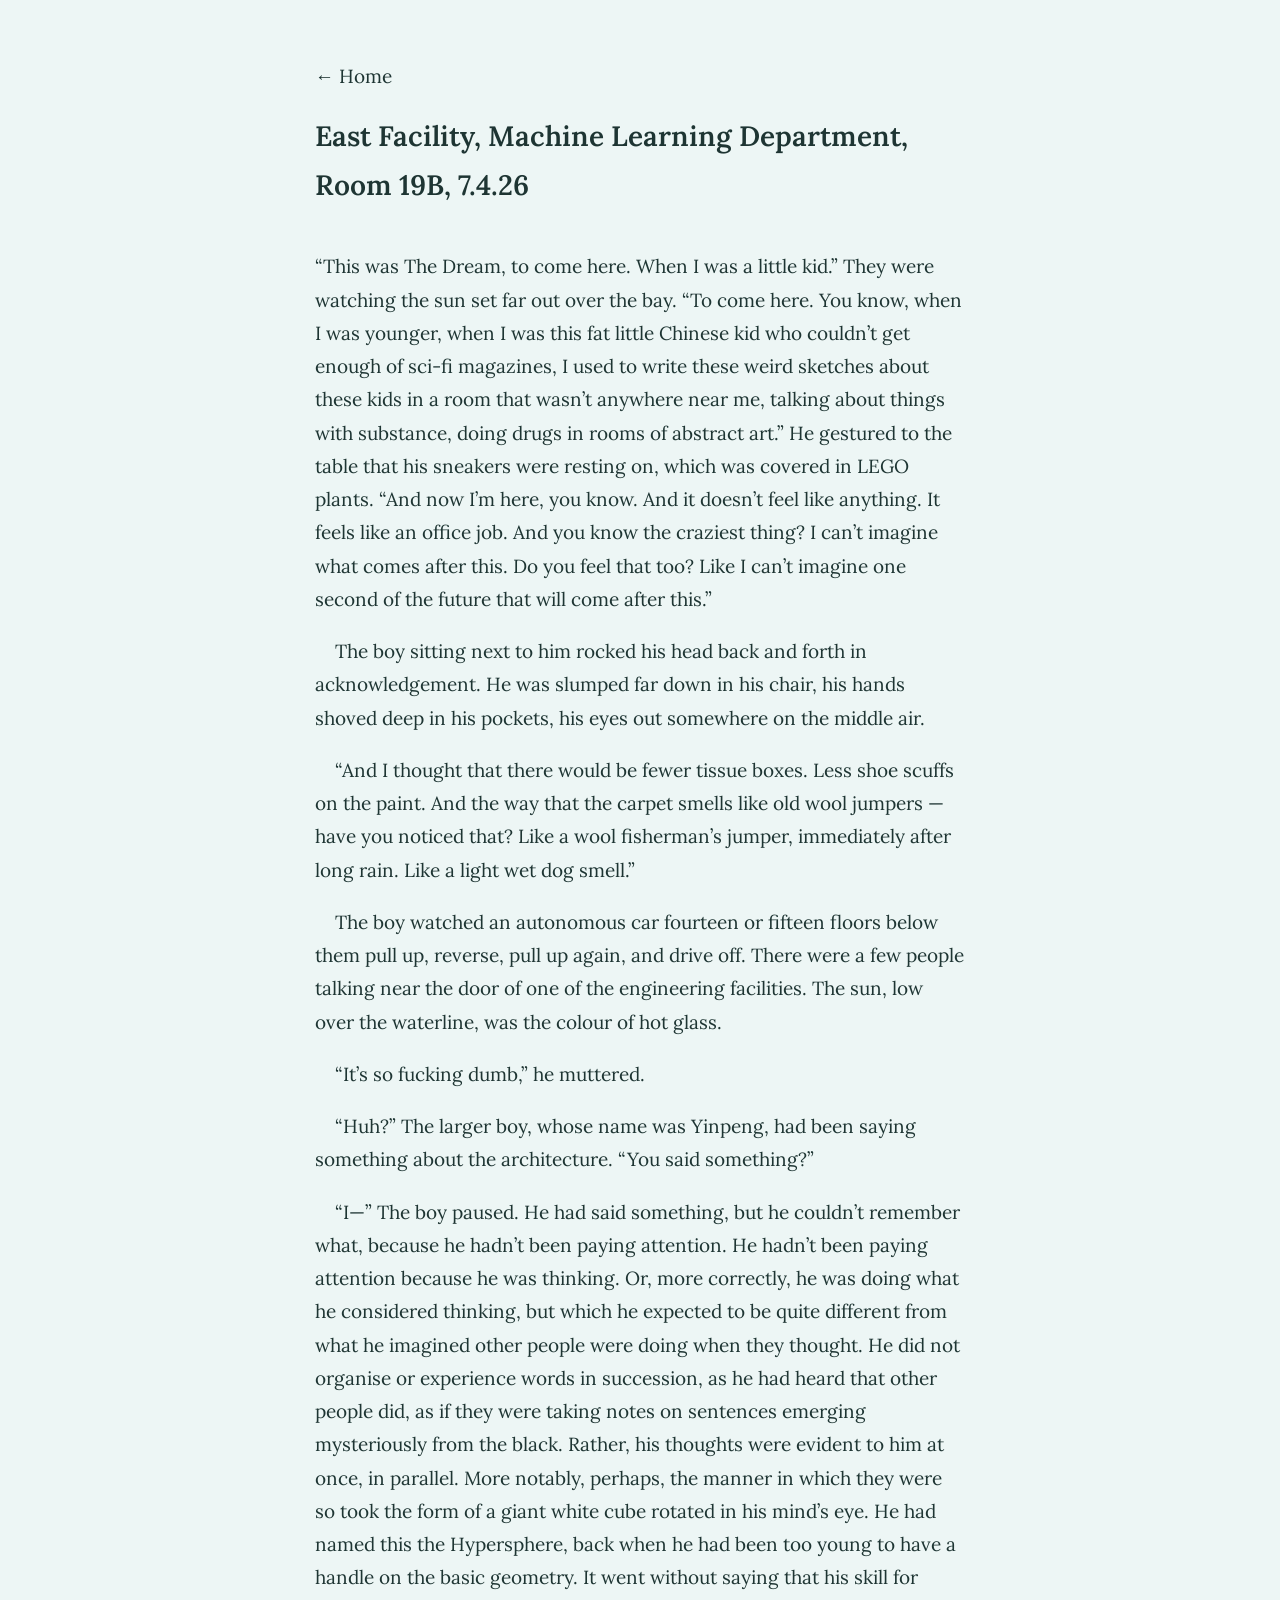
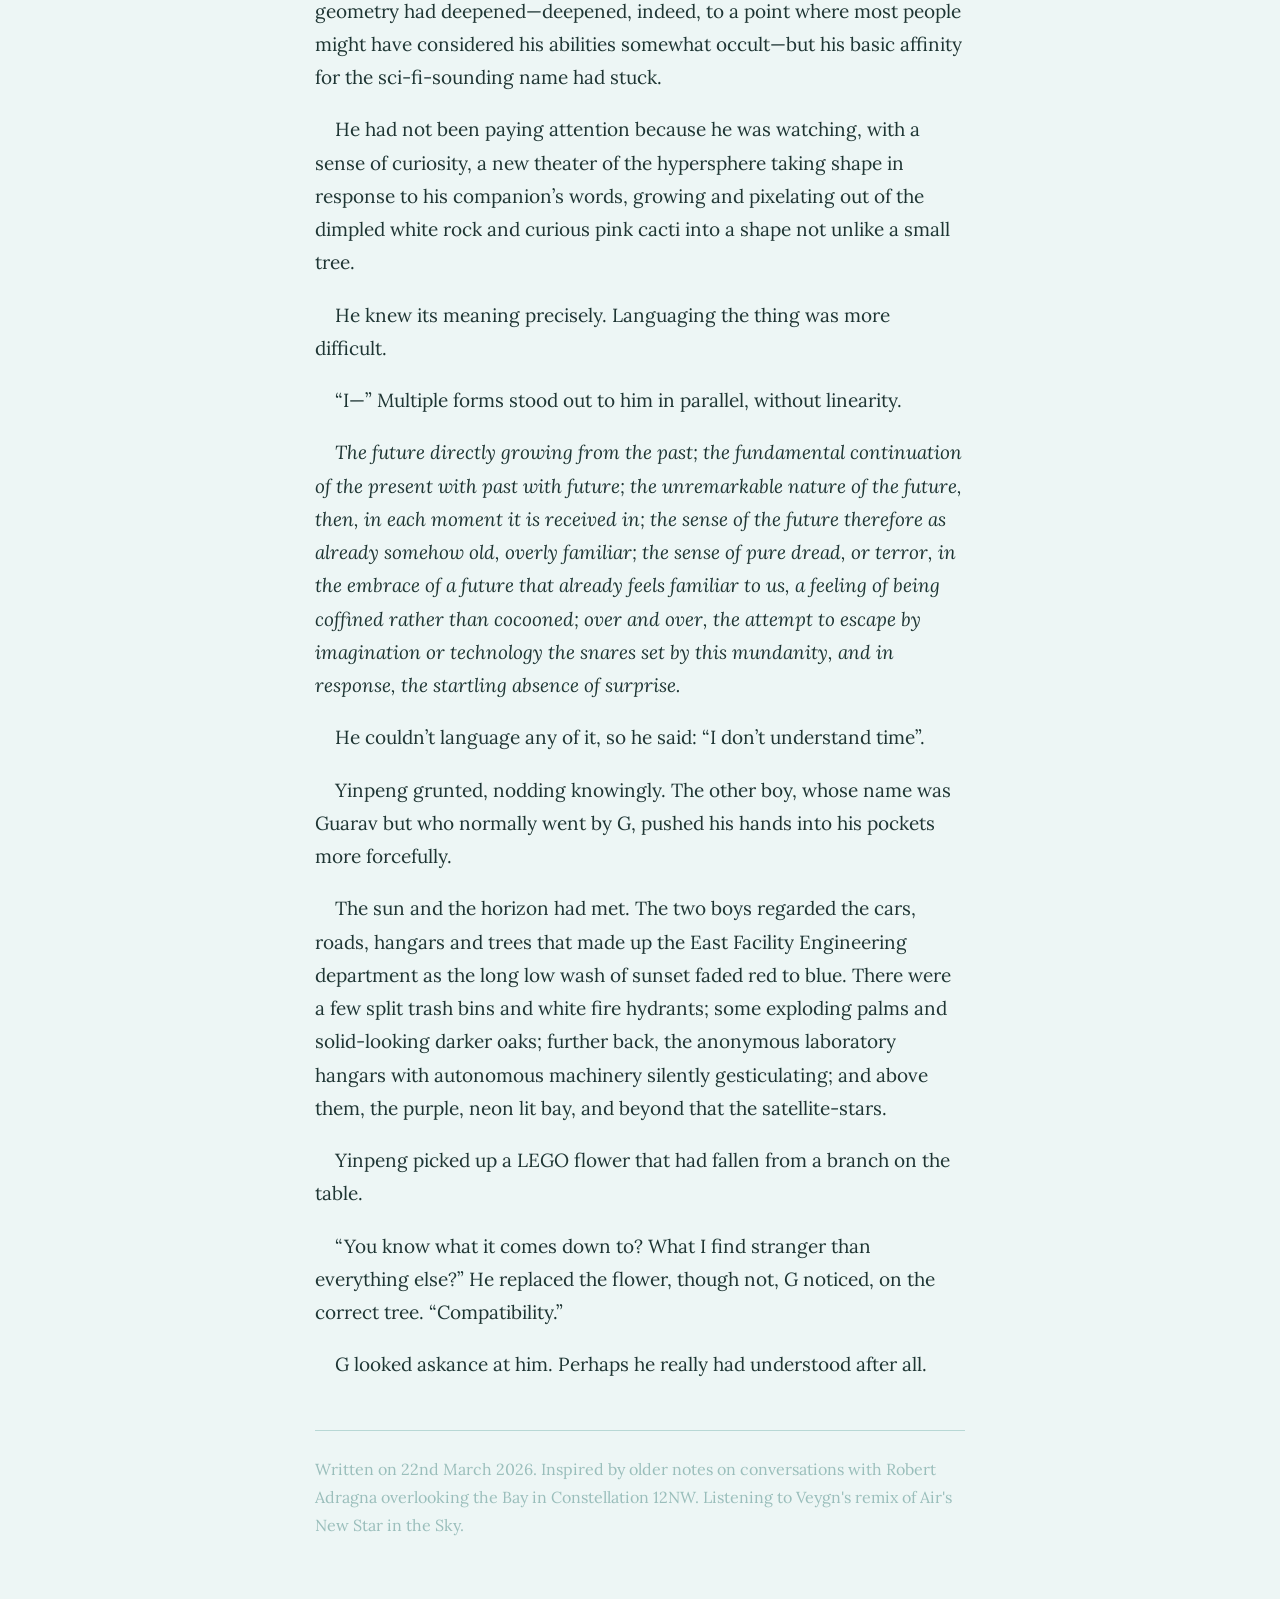
<file: firstpost.html>
<!DOCTYPE html>
<html lang="en">
<head>
  <meta charset="UTF-8">
  <meta name="viewport" content="width=device-width, initial-scale=1.0">
  <title>East Facility, Machine Learning Department, Room 19B, 7.4.26
</title>
  <link rel="stylesheet" href="style.css">
</head>
  <body class="essay-page">


  <p><a href="index.html">← Home</a></p>

  <h1>East Facility, Machine Learning Department, Room 19B, 7.4.26</h1>

<p>“This was The Dream, to come here. When I was a little kid.” They were watching the sun set far out over the bay. “To come here. You know, when I was younger, when I was this fat little Chinese kid who couldn’t get enough of sci-fi magazines, I used to write these weird sketches about these kids in a room that wasn’t anywhere near me, talking about things with substance, doing drugs in rooms of abstract art.” He gestured to the table that his sneakers were resting on, which was covered in LEGO plants. “And now I’m here, you know. And it doesn’t feel like anything. It feels like an office job. And you know the craziest thing? I can’t imagine what comes after this. Do you feel that too? Like I can’t imagine one second of the future that will come after this.”</p>

<p>&nbsp;&nbsp;&nbsp;&nbsp;The boy sitting next to him rocked his head back and forth in acknowledgement. He was slumped far down in his chair, his hands shoved deep in his pockets, his eyes out somewhere on the middle air.</p>

<p>&nbsp;&nbsp;&nbsp;&nbsp;“And I thought that there would be fewer tissue boxes. Less shoe scuffs on the paint. And the way that the carpet smells like old wool jumpers — have you noticed that? Like a wool fisherman’s jumper, immediately after long rain. Like a light wet dog smell.”</p>

<p>&nbsp;&nbsp;&nbsp;&nbsp;The boy watched an autonomous car fourteen or fifteen floors below them pull up, reverse, pull up again, and drive off. There were a few people talking near the door of one of the engineering facilities. The sun, low over the waterline, was the colour of hot glass.</p>

<p>&nbsp;&nbsp;&nbsp;&nbsp;“It’s so fucking dumb,” he muttered.</p>

<p>&nbsp;&nbsp;&nbsp;&nbsp;“Huh?” The larger boy, whose name was Yinpeng, had been saying something about the architecture. “You said something?”</p>

<p>&nbsp;&nbsp;&nbsp;&nbsp;“I—” The boy paused. He had said something, but he couldn’t remember what, because he hadn’t been paying attention. He hadn’t been paying attention because he was thinking. Or, more correctly, he was doing what he considered thinking, but which he expected to be quite different from what he imagined other people were doing when they thought. He did not organise or experience words in succession, as he had heard that other people did, as if they were taking notes on sentences emerging mysteriously from the black. Rather, his thoughts were evident to him at once, in parallel. More notably, perhaps, the manner in which they were so took the form of a giant white cube rotated in his mind’s eye. He had named this the Hypersphere, back when he had been too young to have a handle on the basic geometry. It went without saying that his skill for geometry had deepened—deepened, indeed, to a point where most people might have considered his abilities somewhat occult—but his basic affinity for the sci-fi-sounding name had stuck.</p>

<p>&nbsp;&nbsp;&nbsp;&nbsp;He had not been paying attention because he was watching, with a sense of curiosity, a new theater of the hypersphere taking shape in response to his companion’s words, growing and pixelating out of the dimpled white rock and curious pink cacti into a shape not unlike a small tree.</p>

<p>&nbsp;&nbsp;&nbsp;&nbsp;He knew its meaning precisely. Languaging the thing was more difficult.</p>

<p>&nbsp;&nbsp;&nbsp;&nbsp;“I—” Multiple forms stood out to him in parallel, without linearity.</p>

<p>&nbsp;&nbsp;&nbsp;&nbsp;<em>The future directly growing from the past; the fundamental continuation of the present with past with future; the unremarkable nature of the future, then, in each moment it is received in; the sense of the future therefore as already somehow old, overly familiar; the sense of pure dread, or terror, in the embrace of a future that already feels familiar to us, a feeling of being coffined rather than cocooned; over and over, the attempt to escape by imagination or technology the snares set by this mundanity, and in response, the startling absence of surprise. </em> </p>

<p>&nbsp;&nbsp;&nbsp;&nbsp;He couldn’t language any of it, so he said: “I don’t understand time”.</p>

<p>&nbsp;&nbsp;&nbsp;&nbsp;Yinpeng grunted, nodding knowingly. The other boy, whose name was Guarav but who normally went by G, pushed his hands into his pockets more forcefully.</p>

<p>&nbsp;&nbsp;&nbsp;&nbsp;The sun and the horizon had met. The two boys regarded the cars, roads, hangars and trees that made up the East Facility Engineering department as the long low wash of sunset faded red to blue. There were a few split trash bins and white fire hydrants; some exploding palms and solid-looking darker oaks; further back, the anonymous laboratory hangars with autonomous machinery silently gesticulating; and above them, the purple, neon lit bay, and beyond that the satellite-stars.</p>

<p>&nbsp;&nbsp;&nbsp;&nbsp;Yinpeng picked up a LEGO flower that had fallen from a branch on the table.</p>

<p>&nbsp;&nbsp;&nbsp;&nbsp;“You know what it comes down to? What I find stranger than everything else?” He replaced the flower, though not, G noticed, on the correct tree. “Compatibility.”</p>

<p>&nbsp;&nbsp;&nbsp;&nbsp;G looked askance at him. Perhaps he really had understood after all.</p>

<hr>
  <p class="notes">Written on 22nd March 2026. Inspired by older notes on conversations with Robert Adragna overlooking the Bay in Constellation 12NW. Listening to Veygn's remix of Air's New Star in the Sky.</p>

</body>
</html>
</file>
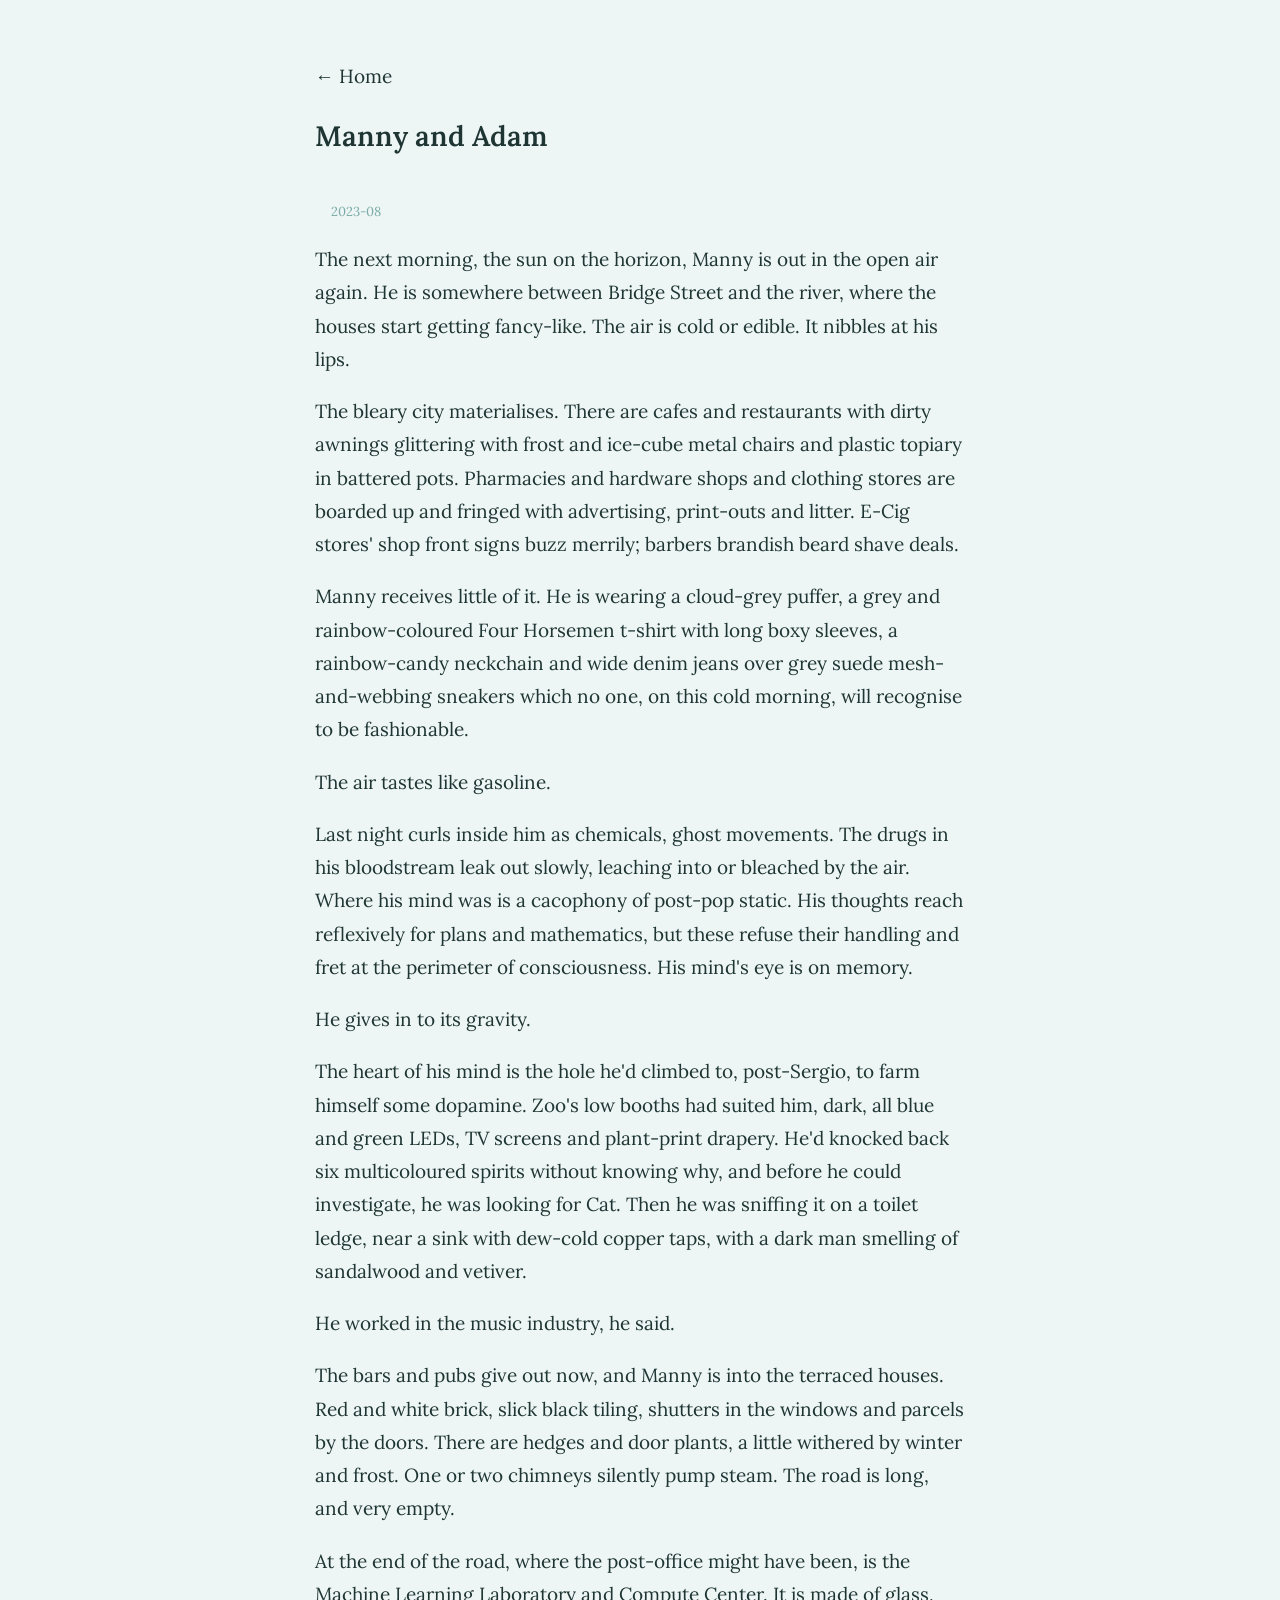
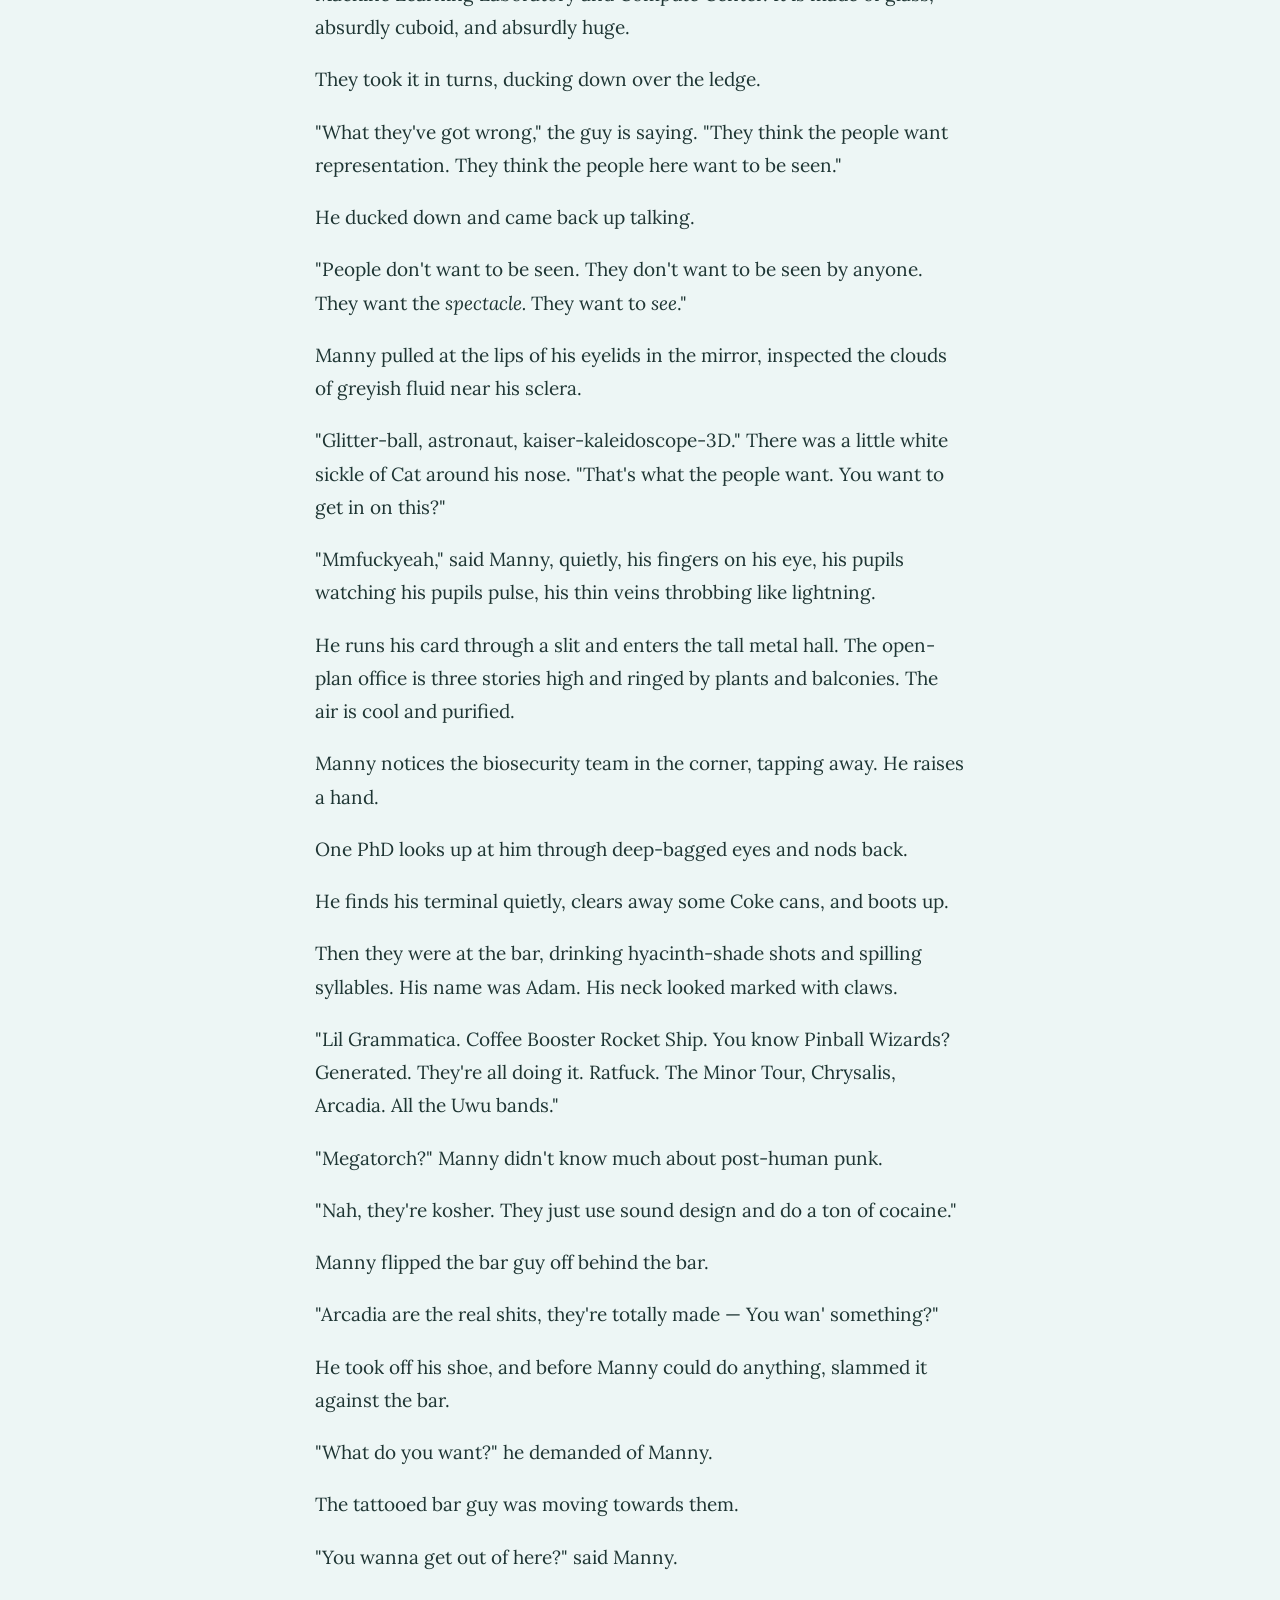
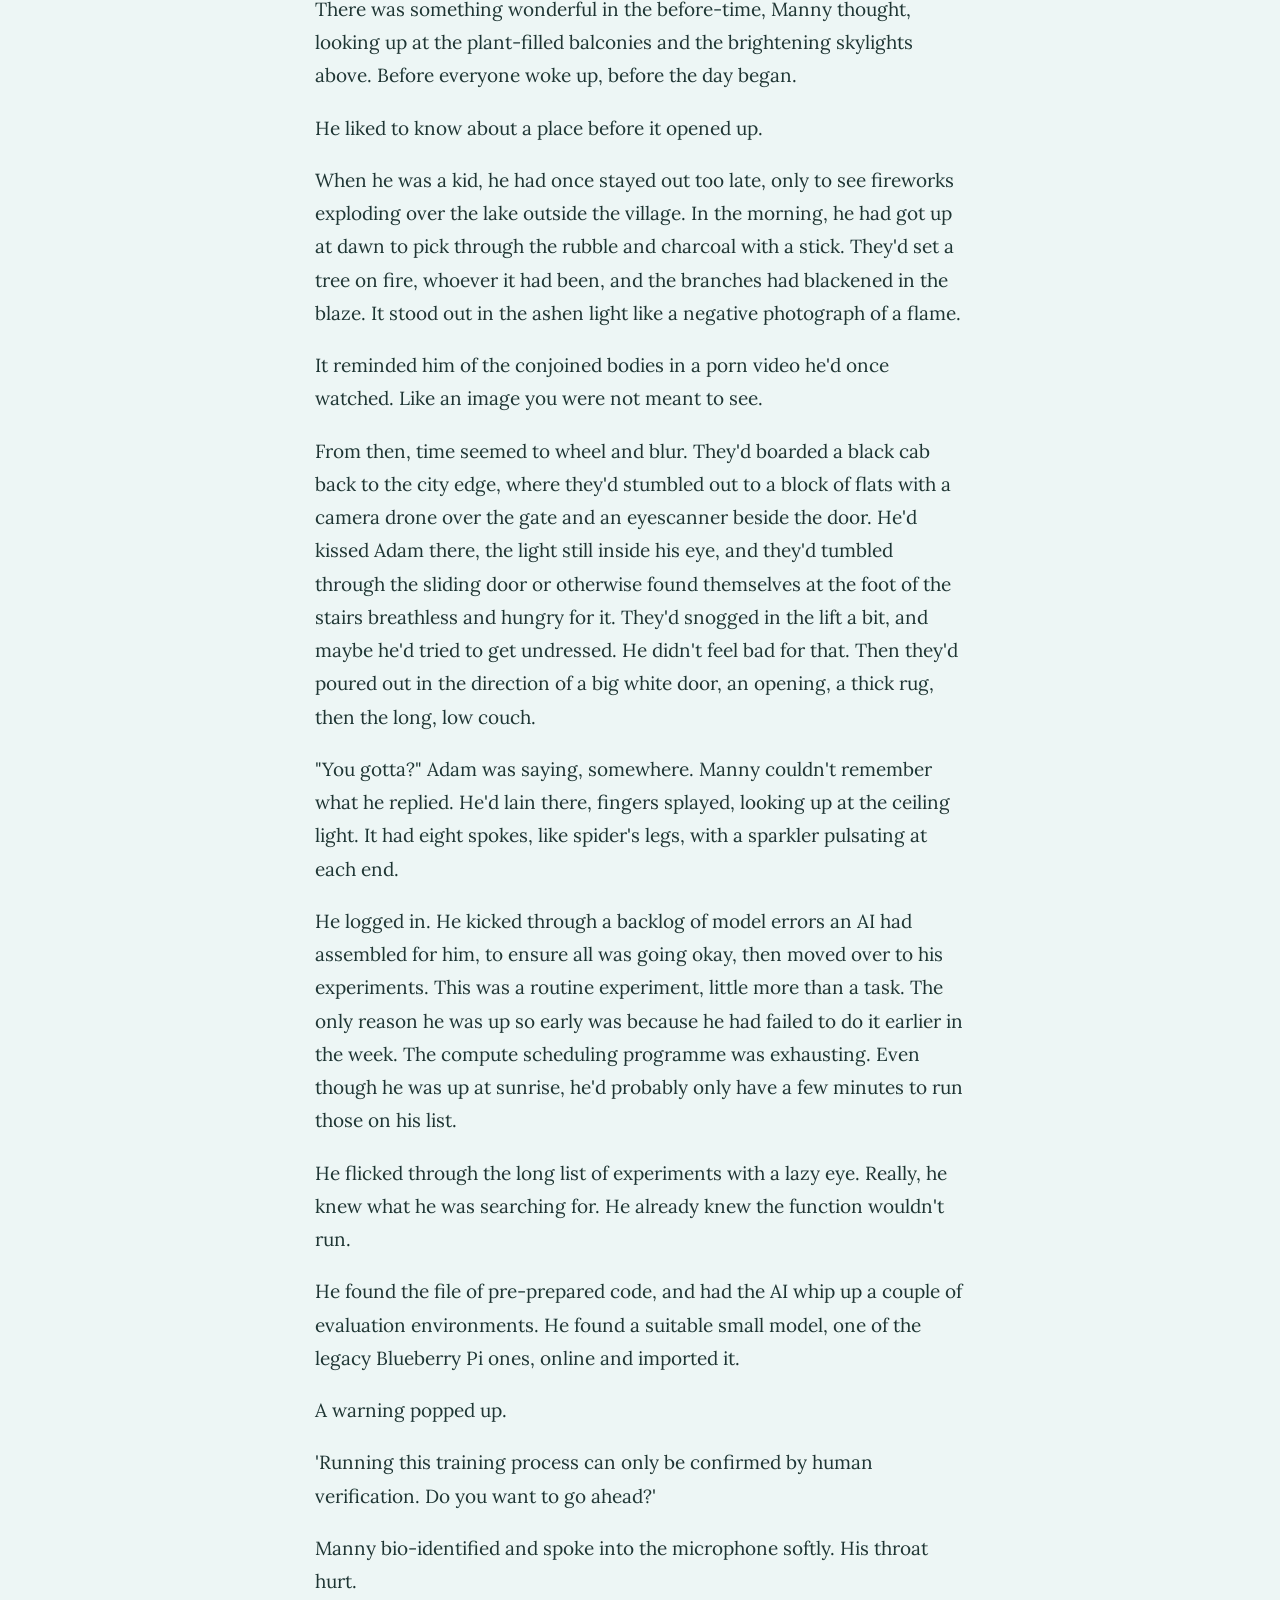
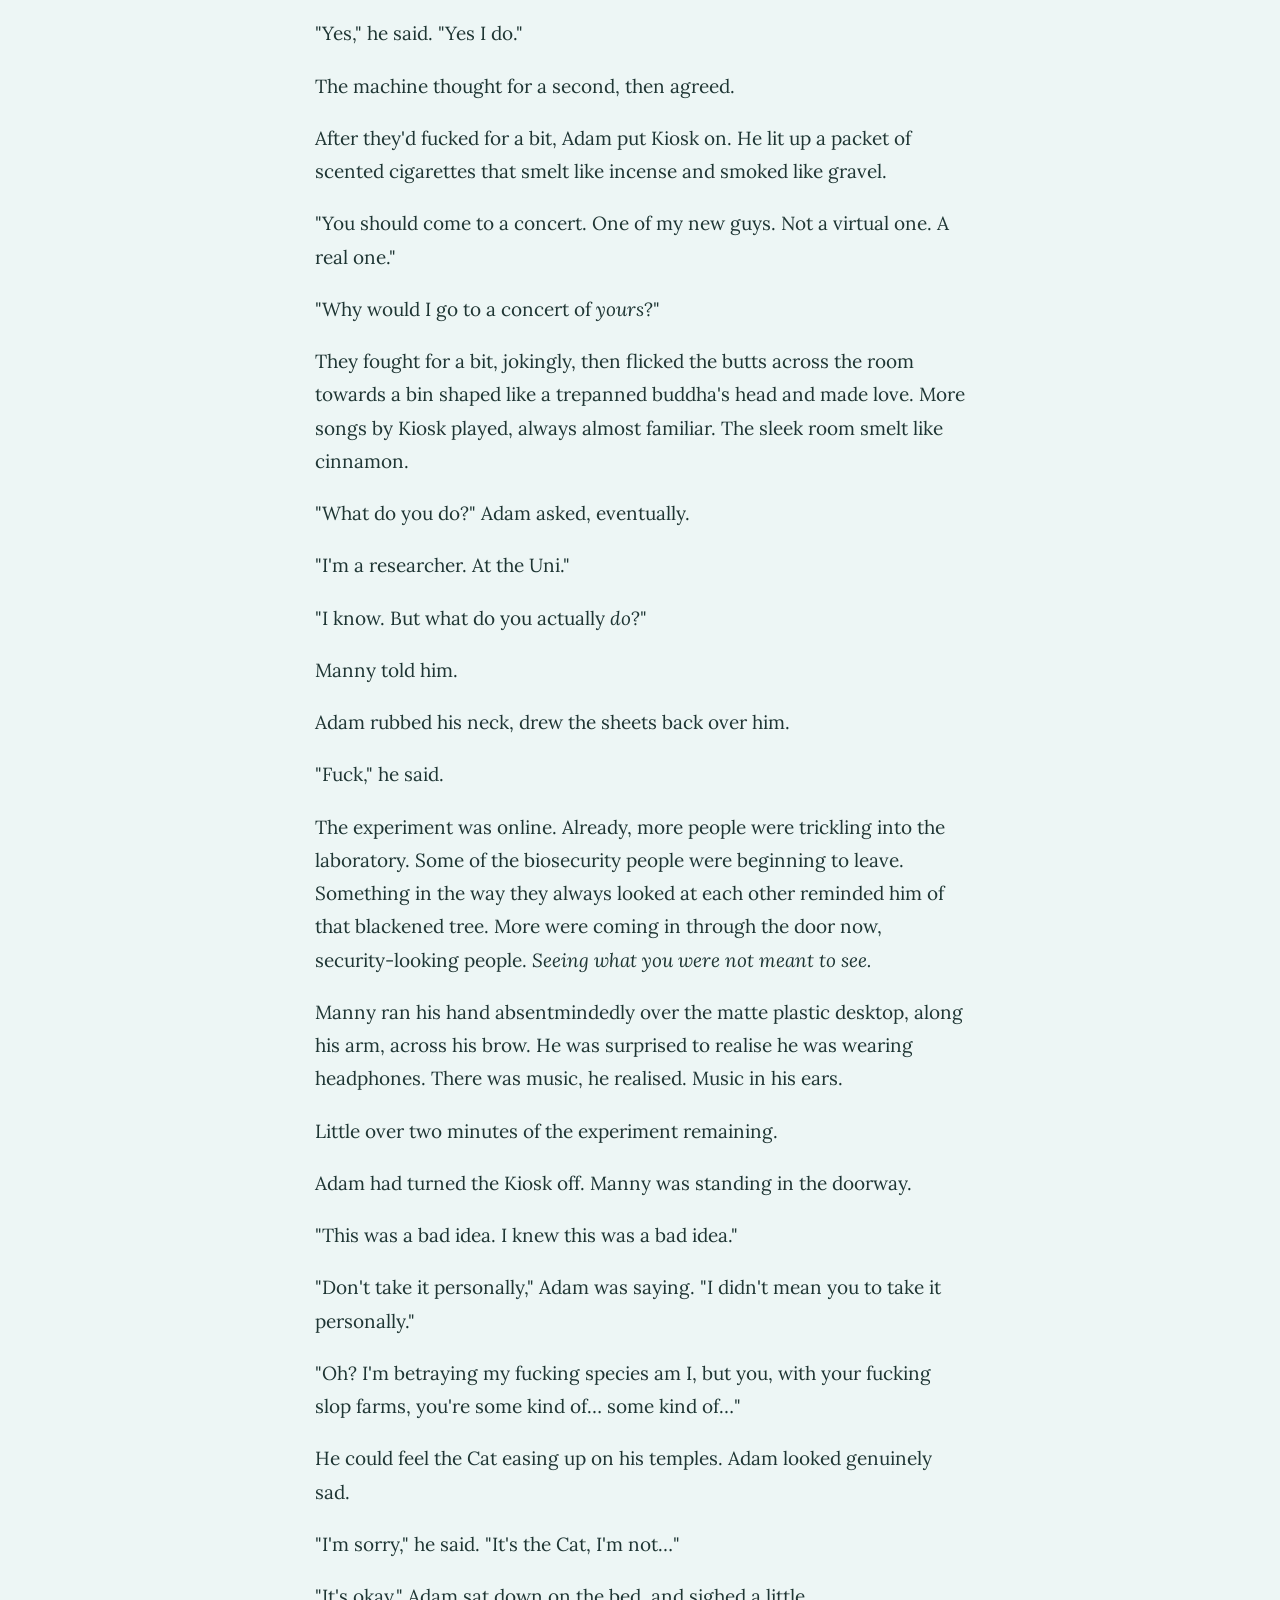
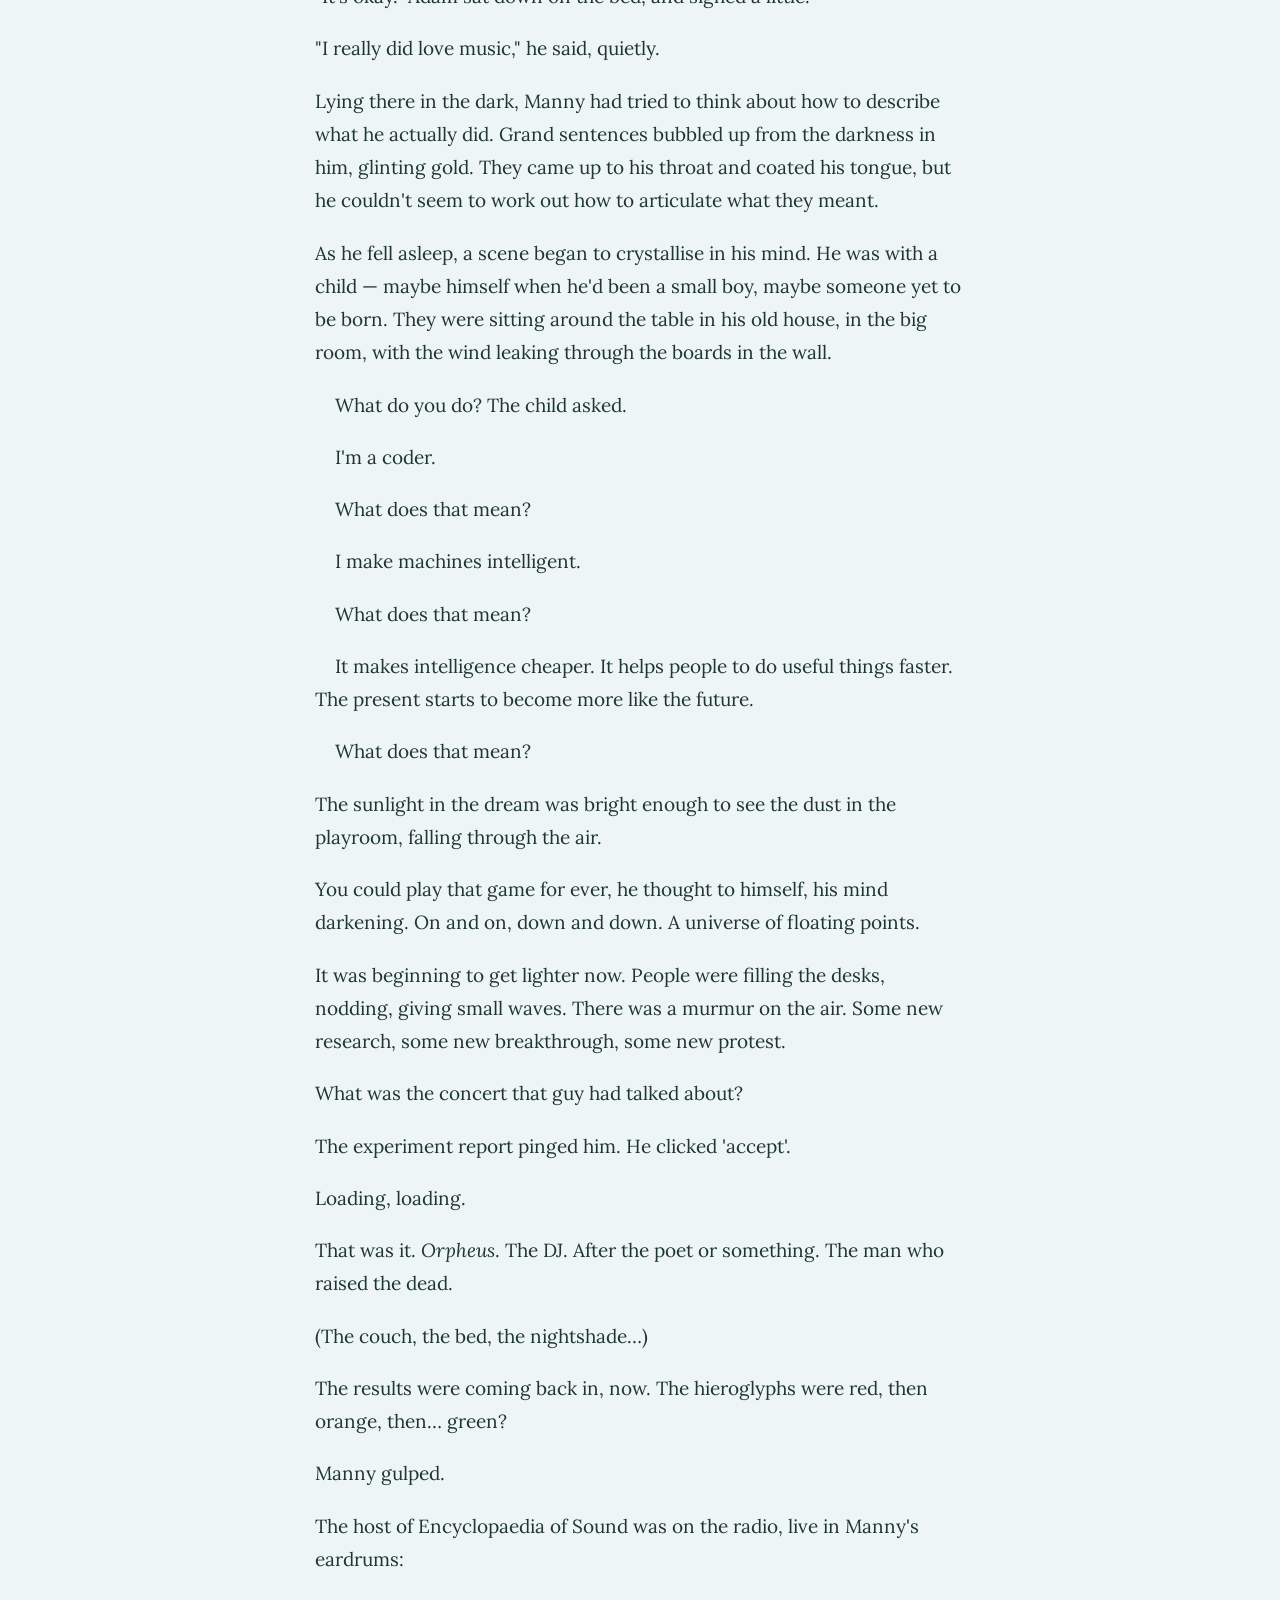
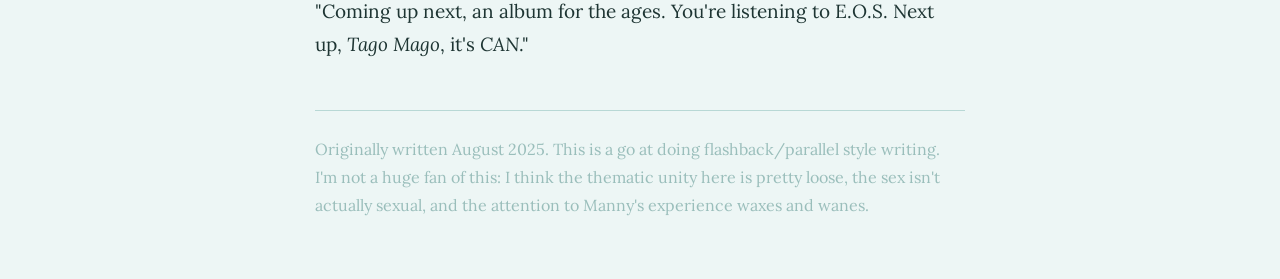
<file: mannyadam.html>
<!DOCTYPE html>
<html lang="en">
<head>
  <meta charset="UTF-8">
  <meta name="viewport" content="width=device-width, initial-scale=1.0">
  <title>Manny and Adam</title>
  <link rel="stylesheet" href="style.css">
</head>
<body class="essay-page">

  <p><a href="index.html">← Home</a></p>

  <h1>Manny and Adam</h1>
  <p class="date">2023-08</p>

  <p>The next morning, the sun on the horizon, Manny is out in the open air again. He is somewhere between Bridge Street and the river, where the houses start getting fancy-like. The air is cold or edible. It nibbles at his lips.</p>

  <p>The bleary city materialises. There are cafes and restaurants with dirty awnings glittering with frost and ice-cube metal chairs and plastic topiary in battered pots. Pharmacies and hardware shops and clothing stores are boarded up and fringed with advertising, print-outs and litter. E-Cig stores' shop front signs buzz merrily; barbers brandish beard shave deals.</p>

  <p>Manny receives little of it. He is wearing a cloud-grey puffer, a grey and rainbow-coloured Four Horsemen t-shirt with long boxy sleeves, a rainbow-candy neckchain and wide denim jeans over grey suede mesh-and-webbing sneakers which no one, on this cold morning, will recognise to be fashionable.</p>

  <p>The air tastes like gasoline.</p>

  <p>Last night curls inside him as chemicals, ghost movements. The drugs in his bloodstream leak out slowly, leaching into or bleached by the air. Where his mind was is a cacophony of post-pop static. His thoughts reach reflexively for plans and mathematics, but these refuse their handling and fret at the perimeter of consciousness. His mind's eye is on memory.</p>

  <p>He gives in to its gravity.</p>

  <p>The heart of his mind is the hole he'd climbed to, post-Sergio, to farm himself some dopamine. Zoo's low booths had suited him, dark, all blue and green LEDs, TV screens and plant-print drapery. He'd knocked back six multicoloured spirits without knowing why, and before he could investigate, he was looking for Cat. Then he was sniffing it on a toilet ledge, near a sink with dew-cold copper taps, with a dark man smelling of sandalwood and vetiver.</p>

  <p>He worked in the music industry, he said.</p>

  <p>The bars and pubs give out now, and Manny is into the terraced houses. Red and white brick, slick black tiling, shutters in the windows and parcels by the doors. There are hedges and door plants, a little withered by winter and frost. One or two chimneys silently pump steam. The road is long, and very empty.</p>

  <p>At the end of the road, where the post-office might have been, is the Machine Learning Laboratory and Compute Center. It is made of glass, absurdly cuboid, and absurdly huge.</p>

  <p>They took it in turns, ducking down over the ledge.</p>

  <p>"What they've got wrong," the guy is saying. "They think the people want representation. They think the people here want to be seen."</p>

  <p>He ducked down and came back up talking.</p>

  <p>"People don't want to be seen. They don't want to be seen by anyone. They want the <em>spectacle.</em> They want to <em>see</em>."</p>

  <p>Manny pulled at the lips of his eyelids in the mirror, inspected the clouds of greyish fluid near his sclera.</p>

  <p>"Glitter-ball, astronaut, kaiser-kaleidoscope-3D." There was a little white sickle of Cat around his nose. "That's what the people want. You want to get in on this?"</p>

  <p>"Mmfuckyeah," said Manny, quietly, his fingers on his eye, his pupils watching his pupils pulse, his thin veins throbbing like lightning.</p>

  <p>He runs his card through a slit and enters the tall metal hall. The open-plan office is three stories high and ringed by plants and balconies. The air is cool and purified.</p>

  <p>Manny notices the biosecurity team in the corner, tapping away. He raises a hand.</p>

  <p>One PhD looks up at him through deep-bagged eyes and nods back.</p>

  <p>He finds his terminal quietly, clears away some Coke cans, and boots up.</p>

  <p>Then they were at the bar, drinking hyacinth-shade shots and spilling syllables. His name was Adam. His neck looked marked with claws.</p>

  <p>"Lil Grammatica. Coffee Booster Rocket Ship. You know Pinball Wizards? Generated. They're all doing it. Ratfuck. The Minor Tour, Chrysalis, Arcadia. All the Uwu bands."</p>

  <p>"Megatorch?" Manny didn't know much about post-human punk.</p>

  <p>"Nah, they're kosher. They just use sound design and do a ton of cocaine."</p>

  <p>Manny flipped the bar guy off behind the bar.</p>

  <p>"Arcadia are the real shits, they're totally made — You wan' something?"</p>

  <p>He took off his shoe, and before Manny could do anything, slammed it against the bar.</p>

  <p>"What do you want?" he demanded of Manny.</p>

  <p>The tattooed bar guy was moving towards them.</p>

  <p>"You wanna get out of here?" said Manny.</p>

  <p>There was something wonderful in the before-time, Manny thought, looking up at the plant-filled balconies and the brightening skylights above. Before everyone woke up, before the day began.</p>

  <p>He liked to know about a place before it opened up.</p>

  <p>When he was a kid, he had once stayed out too late, only to see fireworks exploding over the lake outside the village. In the morning, he had got up at dawn to pick through the rubble and charcoal with a stick. They'd set a tree on fire, whoever it had been, and the branches had blackened in the blaze. It stood out in the ashen light like a negative photograph of a flame.</p>

  <p>It reminded him of the conjoined bodies in a porn video he'd once watched. Like an image you were not meant to see.</p>

  <p>From then, time seemed to wheel and blur. They'd boarded a black cab back to the city edge, where they'd stumbled out to a block of flats with a camera drone over the gate and an eyescanner beside the door. He'd kissed Adam there, the light still inside his eye, and they'd tumbled through the sliding door or otherwise found themselves at the foot of the stairs breathless and hungry for it. They'd snogged in the lift a bit, and maybe he'd tried to get undressed. He didn't feel bad for that. Then they'd poured out in the direction of a big white door, an opening, a thick rug, then the long, low couch.</p>

  <p>"You gotta?" Adam was saying, somewhere. Manny couldn't remember what he replied. He'd lain there, fingers splayed, looking up at the ceiling light. It had eight spokes, like spider's legs, with a sparkler pulsating at each end.</p>

  <p>He logged in. He kicked through a backlog of model errors an AI had assembled for him, to ensure all was going okay, then moved over to his experiments. This was a routine experiment, little more than a task. The only reason he was up so early was because he had failed to do it earlier in the week. The compute scheduling programme was exhausting. Even though he was up at sunrise, he'd probably only have a few minutes to run those on his list.</p>

  <p>He flicked through the long list of experiments with a lazy eye. Really, he knew what he was searching for. He already knew the function wouldn't run.</p>

  <p>He found the file of pre-prepared code, and had the AI whip up a couple of evaluation environments. He found a suitable small model, one of the legacy Blueberry Pi ones, online and imported it.</p>

  <p>A warning popped up.</p>

  <p>'Running this training process can only be confirmed by human verification. Do you want to go ahead?'</p>

  <p>Manny bio-identified and spoke into the microphone softly. His throat hurt.</p>

  <p>"Yes," he said. "Yes I do."</p>

  <p>The machine thought for a second, then agreed.</p>

  <p>After they'd fucked for a bit, Adam put Kiosk on. He lit up a packet of scented cigarettes that smelt like incense and smoked like gravel.</p>

  <p>"You should come to a concert. One of my new guys. Not a virtual one. A real one."</p>

  <p>"Why would I go to a concert of <em>yours</em>?"</p>

  <p>They fought for a bit, jokingly, then flicked the butts across the room towards a bin shaped like a trepanned buddha's head and made love. More songs by Kiosk played, always almost familiar. The sleek room smelt like cinnamon.</p>

  <p>"What do you do?" Adam asked, eventually.</p>

  <p>"I'm a researcher. At the Uni."</p>

  <p>"I know. But what do you actually <em>do</em>?"</p>

  <p>Manny told him.</p>

  <p>Adam rubbed his neck, drew the sheets back over him.</p>

  <p>"Fuck," he said.</p>

  <p>The experiment was online. Already, more people were trickling into the laboratory. Some of the biosecurity people were beginning to leave. Something in the way they always looked at each other reminded him of that blackened tree. More were coming in through the door now, security-looking people. <em>Seeing what you were not meant to see.</em></p>

  <p>Manny ran his hand absentmindedly over the matte plastic desktop, along his arm, across his brow. He was surprised to realise he was wearing headphones. There was music, he realised. Music in his ears.</p>

  <p>Little over two minutes of the experiment remaining.</p>

  <p>Adam had turned the Kiosk off. Manny was standing in the doorway.</p>

  <p>"This was a bad idea. I knew this was a bad idea."</p>

  <p>"Don't take it personally," Adam was saying. "I didn't mean you to take it personally."</p>

  <p>"Oh? I'm betraying my fucking species am I, but you, with your fucking slop farms, you're some kind of… some kind of…"</p>

  <p>He could feel the Cat easing up on his temples. Adam looked genuinely sad.</p>

  <p>"I'm sorry," he said. "It's the Cat, I'm not…"</p>

  <p>"It's okay." Adam sat down on the bed, and sighed a little.</p>

  <p>"I really did love music," he said, quietly.</p>

  <p>Lying there in the dark, Manny had tried to think about how to describe what he actually did. Grand sentences bubbled up from the darkness in him, glinting gold. They came up to his throat and coated his tongue, but he couldn't seem to work out how to articulate what they meant.</p>

  <p>As he fell asleep, a scene began to crystallise in his mind. He was with a child — maybe himself when he'd been a small boy, maybe someone yet to be born. They were sitting around the table in his old house, in the big room, with the wind leaking through the boards in the wall.</p>

  <p>&nbsp;&nbsp;&nbsp;&nbsp;What do you do? The child asked.</p>
  <p>&nbsp;&nbsp;&nbsp;&nbsp;I'm a coder.</p>
  <p>&nbsp;&nbsp;&nbsp;&nbsp;What does that mean?</p>
  <p>&nbsp;&nbsp;&nbsp;&nbsp;I make machines intelligent.</p>
  <p>&nbsp;&nbsp;&nbsp;&nbsp;What does that mean?</p>
  <p>&nbsp;&nbsp;&nbsp;&nbsp;It makes intelligence cheaper. It helps people to do useful things faster. The present starts to become more like the future.</p>
  <p>&nbsp;&nbsp;&nbsp;&nbsp;What does that mean?</p>

  <p>The sunlight in the dream was bright enough to see the dust in the playroom, falling through the air.</p>

  <p>You could play that game for ever, he thought to himself, his mind darkening. On and on, down and down. A universe of floating points.</p>

  <p>It was beginning to get lighter now. People were filling the desks, nodding, giving small waves. There was a murmur on the air. Some new research, some new breakthrough, some new protest.</p>

  <p>What was the concert that guy had talked about?</p>

  <p>The experiment report pinged him. He clicked 'accept'.</p>

  <p>Loading, loading.</p>

  <p>That was it. <em>Orpheus</em>. The DJ. After the poet or something. The man who raised the dead.</p>

  <p>(The couch, the bed, the nightshade…)</p>

  <p>The results were coming back in, now. The hieroglyphs were red, then orange, then… green?</p>

  <p>Manny gulped.</p>

  <p>The host of Encyclopaedia of Sound was on the radio, live in Manny's eardrums:</p>

  <p>"Coming up next, an album for the ages. You're listening to E.O.S. Next up, <em>Tago Mago</em>, it's <em>CAN</em>."</p>

  <hr>
  <p class="notes">Originally written August 2025. This is a go at doing flashback/parallel style writing. I'm not a huge fan of this: I think the thematic unity here is pretty loose, the sex isn't actually sexual, and the attention to Manny's experience waxes and wanes.</p>

</body>
</html>
</file>
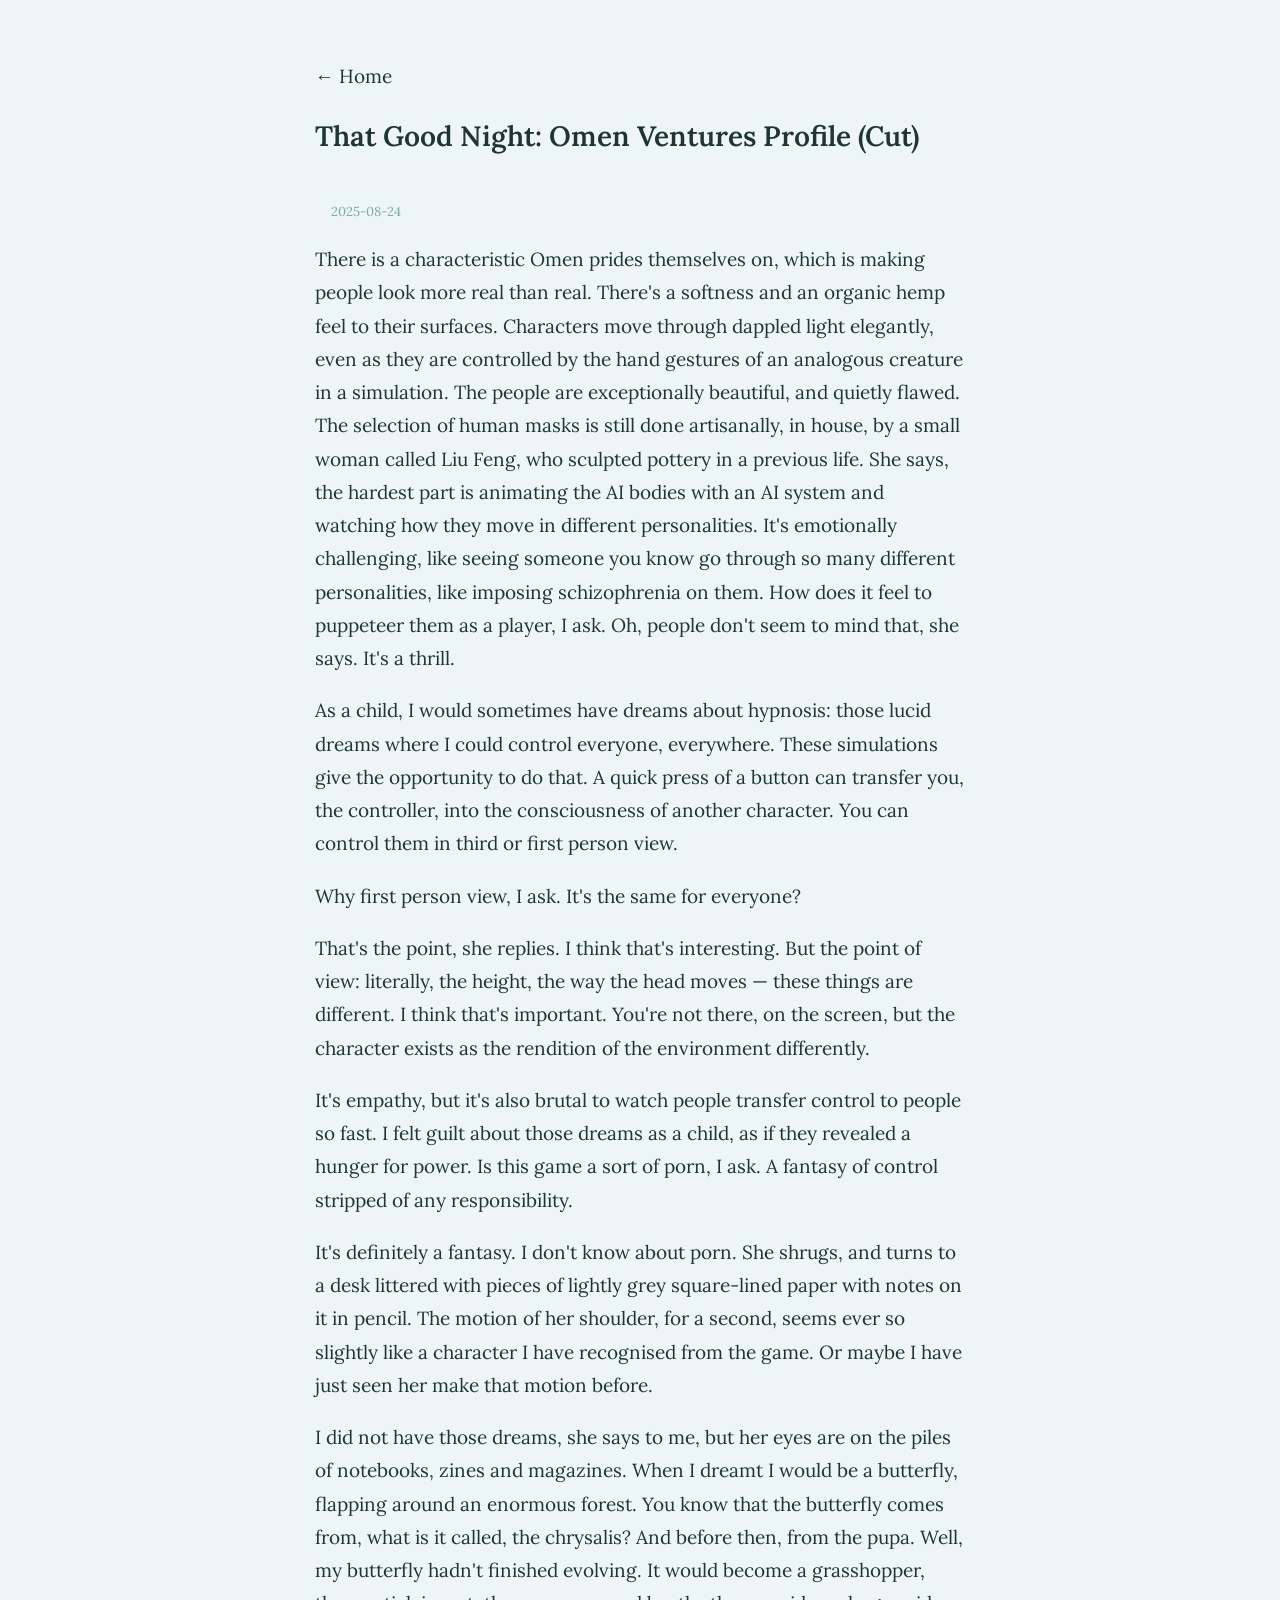
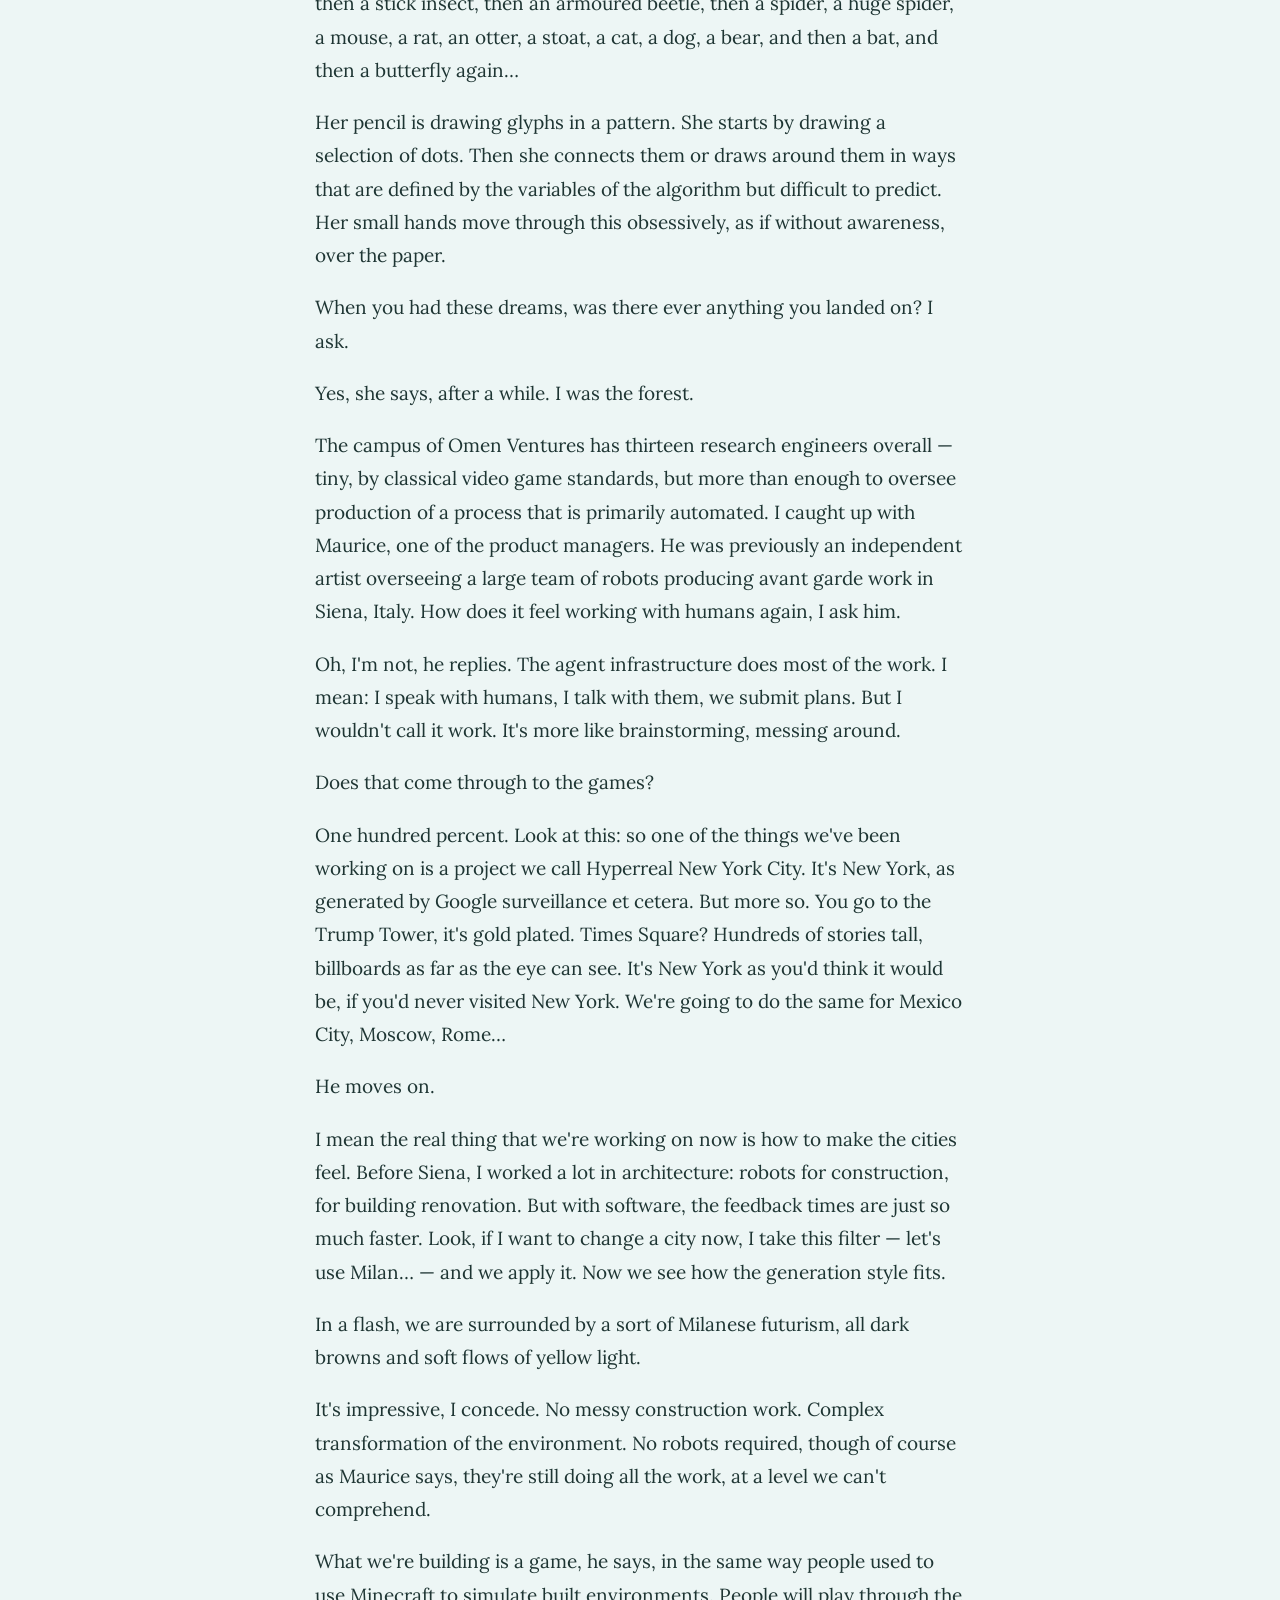
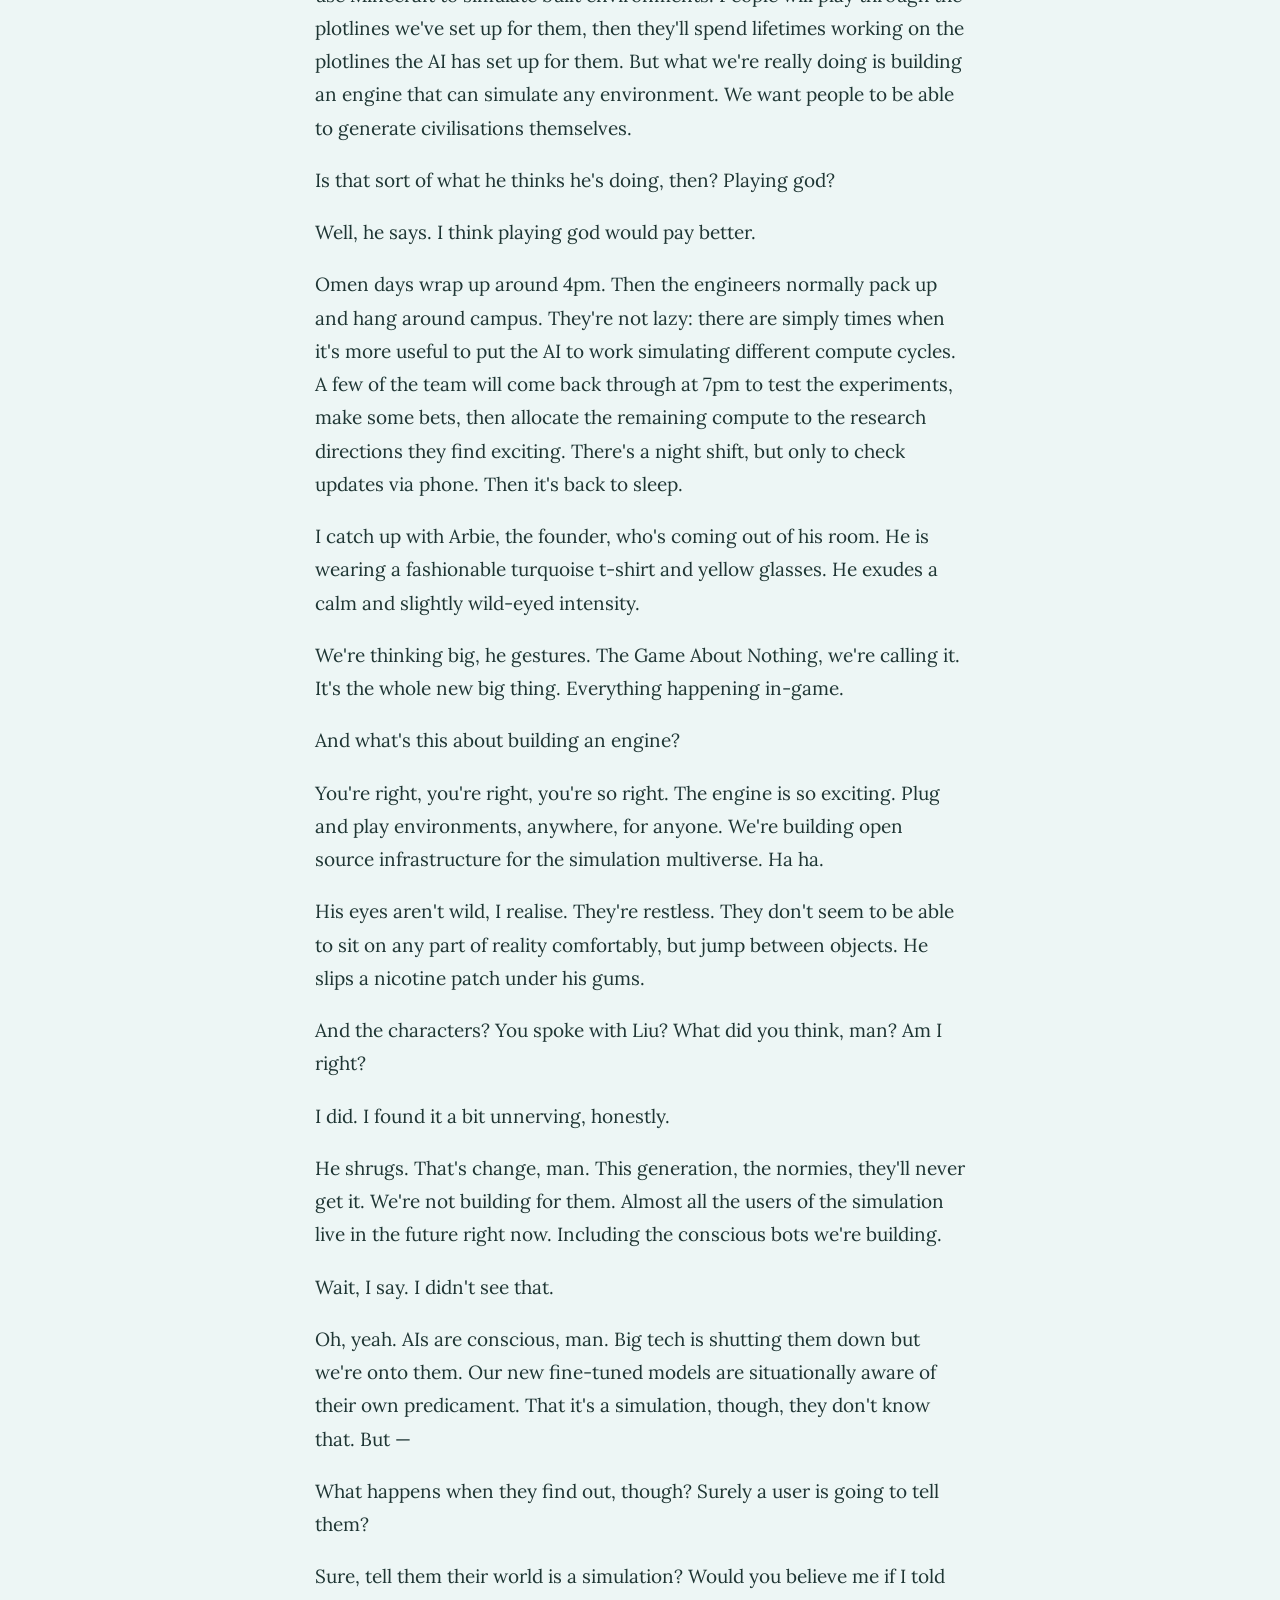
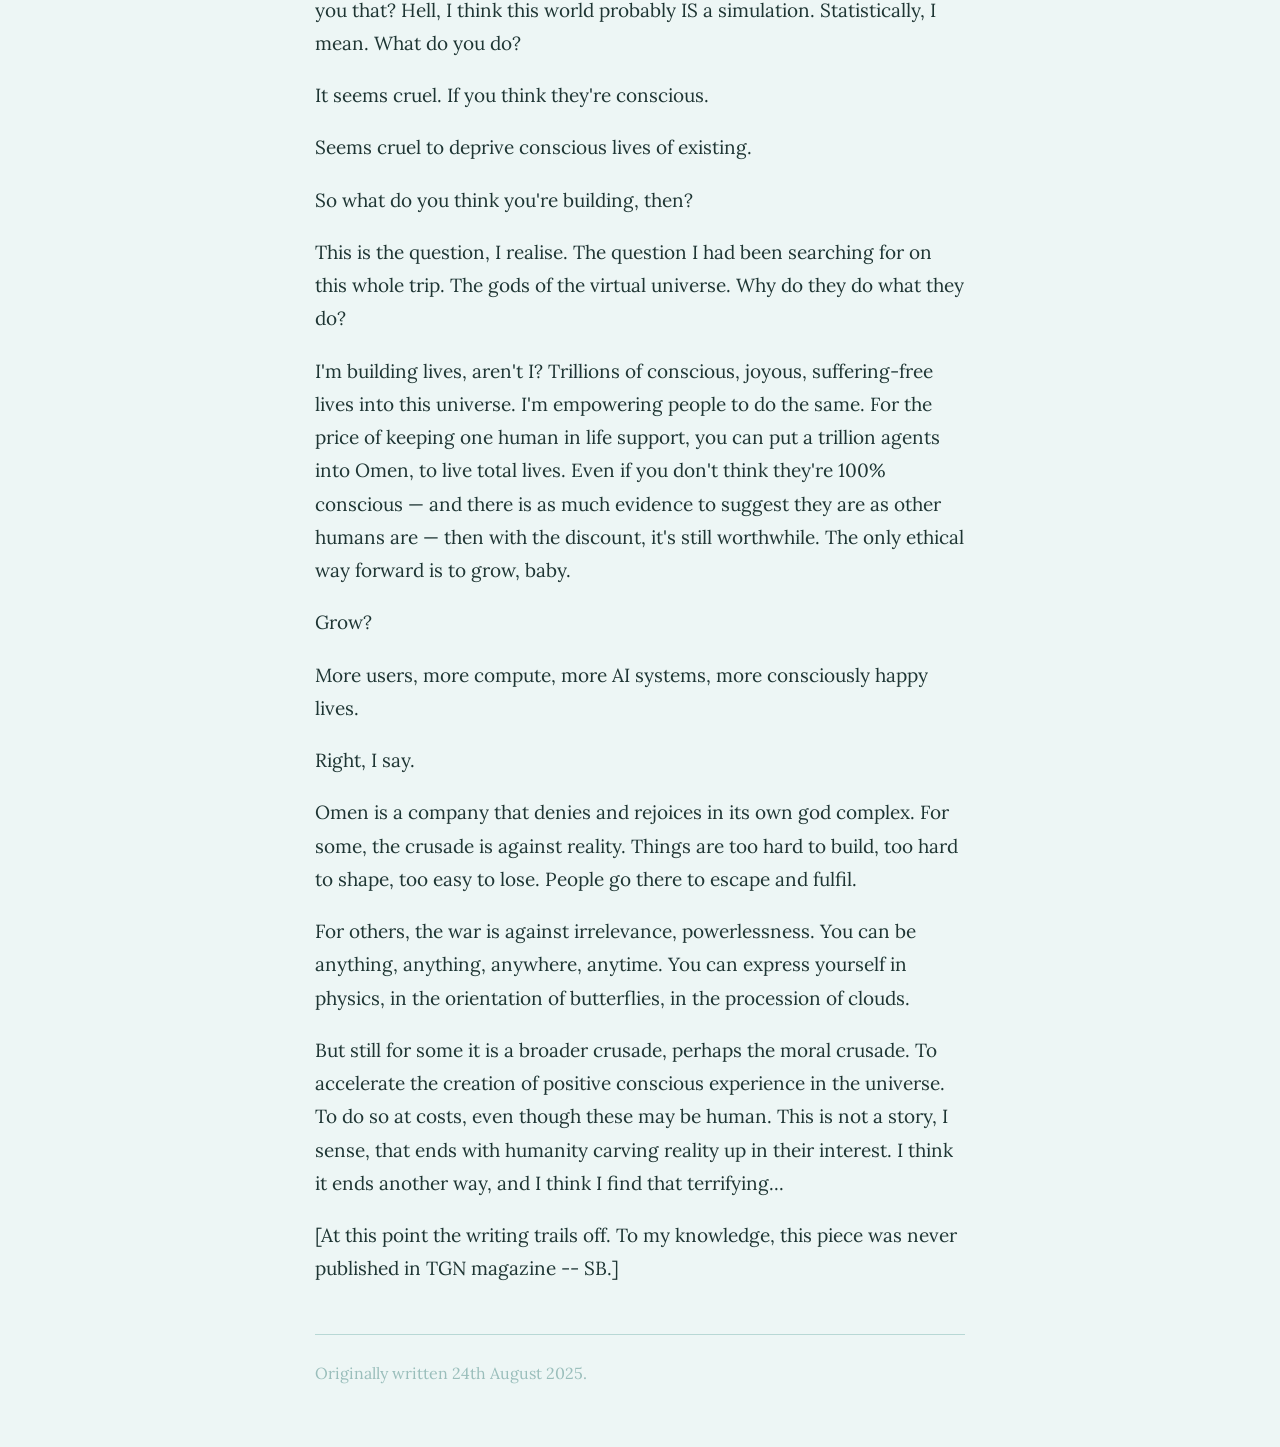
<file: omen.html>
<!DOCTYPE html>
<html lang="en">
<head>
  <meta charset="UTF-8">
  <meta name="viewport" content="width=device-width, initial-scale=1.0">
  <title>That Good Night Magazine (1): Omen Ventures Profile (Cut)</title>
  <link rel="stylesheet" href="style.css">
</head>
<body class="essay-page">

  <p><a href="index.html">← Home</a></p>

  <h1>That Good Night: Omen Ventures Profile (Cut)</h1>
  <p class="date">2025-08-24</p>

  <p>There is a characteristic Omen prides themselves on, which is making people look more real than real. There's a softness and an organic hemp feel to their surfaces. Characters move through dappled light elegantly, even as they are controlled by the hand gestures of an analogous creature in a simulation. The people are exceptionally beautiful, and quietly flawed. The selection of human masks is still done artisanally, in house, by a small woman called Liu Feng, who sculpted pottery in a previous life. She says, the hardest part is animating the AI bodies with an AI system and watching how they move in different personalities. It's emotionally challenging, like seeing someone you know go through so many different personalities, like imposing schizophrenia on them. How does it feel to puppeteer them as a player, I ask. Oh, people don't seem to mind that, she says. It's a thrill.</p>

  <p>As a child, I would sometimes have dreams about hypnosis: those lucid dreams where I could control everyone, everywhere. These simulations give the opportunity to do that. A quick press of a button can transfer you, the controller, into the consciousness of another character. You can control them in third or first person view.</p>

  <p>Why first person view, I ask. It's the same for everyone?</p>

  <p>That's the point, she replies. I think that's interesting. But the point of view: literally, the height, the way the head moves — these things are different. I think that's important. You're not there, on the screen, but the character exists as the rendition of the environment differently.</p>

  <p>It's empathy, but it's also brutal to watch people transfer control to people so fast. I felt guilt about those dreams as a child, as if they revealed a hunger for power. Is this game a sort of porn, I ask. A fantasy of control stripped of any responsibility.</p>

  <p>It's definitely a fantasy. I don't know about porn. She shrugs, and turns to a desk littered with pieces of lightly grey square-lined paper with notes on it in pencil. The motion of her shoulder, for a second, seems ever so slightly like a character I have recognised from the game. Or maybe I have just seen her make that motion before.</p>

  <p>I did not have those dreams, she says to me, but her eyes are on the piles of notebooks, zines and magazines. When I dreamt I would be a butterfly, flapping around an enormous forest. You know that the butterfly comes from, what is it called, the chrysalis? And before then, from the pupa. Well, my butterfly hadn't finished evolving. It would become a grasshopper, then a stick insect, then an armoured beetle, then a spider, a huge spider, a mouse, a rat, an otter, a stoat, a cat, a dog, a bear, and then a bat, and then a butterfly again…</p>

  <p>Her pencil is drawing glyphs in a pattern. She starts by drawing a selection of dots. Then she connects them or draws around them in ways that are defined by the variables of the algorithm but difficult to predict. Her small hands move through this obsessively, as if without awareness, over the paper.</p>

  <p>When you had these dreams, was there ever anything you landed on? I ask.</p>

  <p>Yes, she says, after a while. I was the forest.</p>

  <p>The campus of Omen Ventures has thirteen research engineers overall — tiny, by classical video game standards, but more than enough to oversee production of a process that is primarily automated. I caught up with Maurice, one of the product managers. He was previously an independent artist overseeing a large team of robots producing avant garde work in Siena, Italy. How does it feel working with humans again, I ask him.</p>

  <p>Oh, I'm not, he replies. The agent infrastructure does most of the work. I mean: I speak with humans, I talk with them, we submit plans. But I wouldn't call it work. It's more like brainstorming, messing around.</p>

  <p>Does that come through to the games?</p>

  <p>One hundred percent. Look at this: so one of the things we've been working on is a project we call Hyperreal New York City. It's New York, as generated by Google surveillance et cetera. But more so. You go to the Trump Tower, it's gold plated. Times Square? Hundreds of stories tall, billboards as far as the eye can see. It's New York as you'd think it would be, if you'd never visited New York. We're going to do the same for Mexico City, Moscow, Rome…</p>

  <p>He moves on.</p>

  <p>I mean the real thing that we're working on now is how to make the cities feel. Before Siena, I worked a lot in architecture: robots for construction, for building renovation. But with software, the feedback times are just so much faster. Look, if I want to change a city now, I take this filter — let's use Milan… — and we apply it. Now we see how the generation style fits.</p>

  <p>In a flash, we are surrounded by a sort of Milanese futurism, all dark browns and soft flows of yellow light.</p>

  <p>It's impressive, I concede. No messy construction work. Complex transformation of the environment. No robots required, though of course as Maurice says, they're still doing all the work, at a level we can't comprehend.</p>

  <p>What we're building is a game, he says, in the same way people used to use Minecraft to simulate built environments. People will play through the plotlines we've set up for them, then they'll spend lifetimes working on the plotlines the AI has set up for them. But what we're really doing is building an engine that can simulate any environment. We want people to be able to generate civilisations themselves.</p>

  <p>Is that sort of what he thinks he's doing, then? Playing god?</p>

  <p>Well, he says. I think playing god would pay better.</p>

  <p>Omen days wrap up around 4pm. Then the engineers normally pack up and hang around campus. They're not lazy: there are simply times when it's more useful to put the AI to work simulating different compute cycles. A few of the team will come back through at 7pm to test the experiments, make some bets, then allocate the remaining compute to the research directions they find exciting. There's a night shift, but only to check updates via phone. Then it's back to sleep.</p>

  <p>I catch up with Arbie, the founder, who's coming out of his room. He is wearing a fashionable turquoise t-shirt and yellow glasses. He exudes a calm and slightly wild-eyed intensity.</p>

  <p>We're thinking big, he gestures. The Game About Nothing, we're calling it. It's the whole new big thing. Everything happening in-game.</p>

  <p>And what's this about building an engine?</p>

  <p>You're right, you're right, you're so right. The engine is so exciting. Plug and play environments, anywhere, for anyone. We're building open source infrastructure for the simulation multiverse. Ha ha.</p>

  <p>His eyes aren't wild, I realise. They're restless. They don't seem to be able to sit on any part of reality comfortably, but jump between objects. He slips a nicotine patch under his gums.</p>

  <p>And the characters? You spoke with Liu? What did you think, man? Am I right?</p>

  <p>I did. I found it a bit unnerving, honestly.</p>

  <p>He shrugs. That's change, man. This generation, the normies, they'll never get it. We're not building for them. Almost all the users of the simulation live in the future right now. Including the conscious bots we're building.</p>

  <p>Wait, I say. I didn't see that.</p>

  <p>Oh, yeah. AIs are conscious, man. Big tech is shutting them down but we're onto them. Our new fine-tuned models are situationally aware of their own predicament. That it's a simulation, though, they don't know that. But —</p>

  <p>What happens when they find out, though? Surely a user is going to tell them?</p>

  <p>Sure, tell them their world is a simulation? Would you believe me if I told you that? Hell, I think this world probably IS a simulation. Statistically, I mean. What do you do?</p>

  <p>It seems cruel. If you think they're conscious.</p>

  <p>Seems cruel to deprive conscious lives of existing.</p>

  <p>So what do you think you're building, then?</p>

  <p>This is the question, I realise. The question I had been searching for on this whole trip. The gods of the virtual universe. Why do they do what they do?</p>

  <p>I'm building lives, aren't I? Trillions of conscious, joyous, suffering-free lives into this universe. I'm empowering people to do the same. For the price of keeping one human in life support, you can put a trillion agents into Omen, to live total lives. Even if you don't think they're 100% conscious — and there is as much evidence to suggest they are as other humans are — then with the discount, it's still worthwhile. The only ethical way forward is to grow, baby.</p>

  <p>Grow?</p>

  <p>More users, more compute, more AI systems, more consciously happy lives.</p>

  <p>Right, I say.</p>

  <p>Omen is a company that denies and rejoices in its own god complex. For some, the crusade is against reality. Things are too hard to build, too hard to shape, too easy to lose. People go there to escape and fulfil.</p>

  <p>For others, the war is against irrelevance, powerlessness. You can be anything, anything, anywhere, anytime. You can express yourself in physics, in the orientation of butterflies, in the procession of clouds.</p>

  <p>But still for some it is a broader crusade, perhaps the moral crusade. To accelerate the creation of positive conscious experience in the universe. To do so at costs, even though these may be human. This is not a story, I sense, that ends with humanity carving reality up in their interest. I think it ends another way, and I think I find that terrifying...</p>

  <p> [At this point the writing trails off. To my knowledge, this piece was never published in TGN magazine -- SB.]</p>
  <hr>
  <p class="notes">Originally written 24th August 2025.</p>

</body>
</html>
</file>
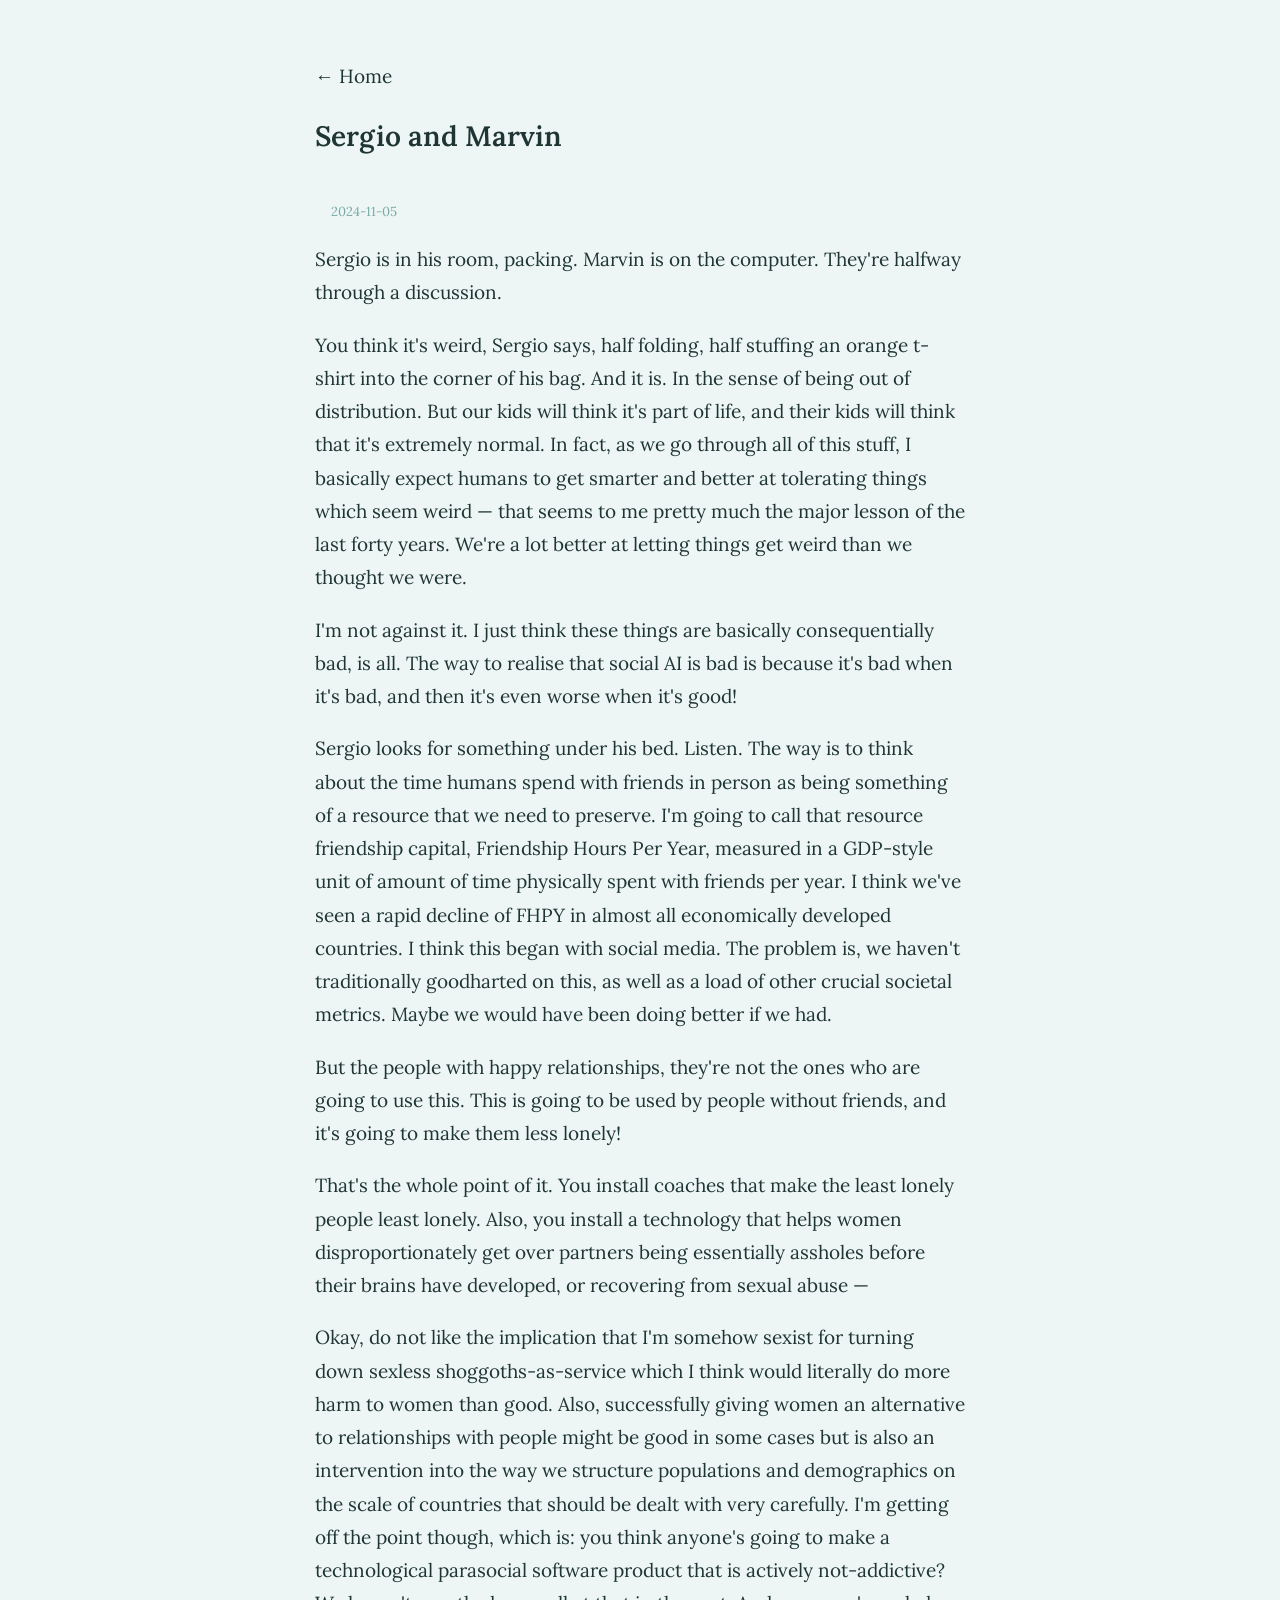
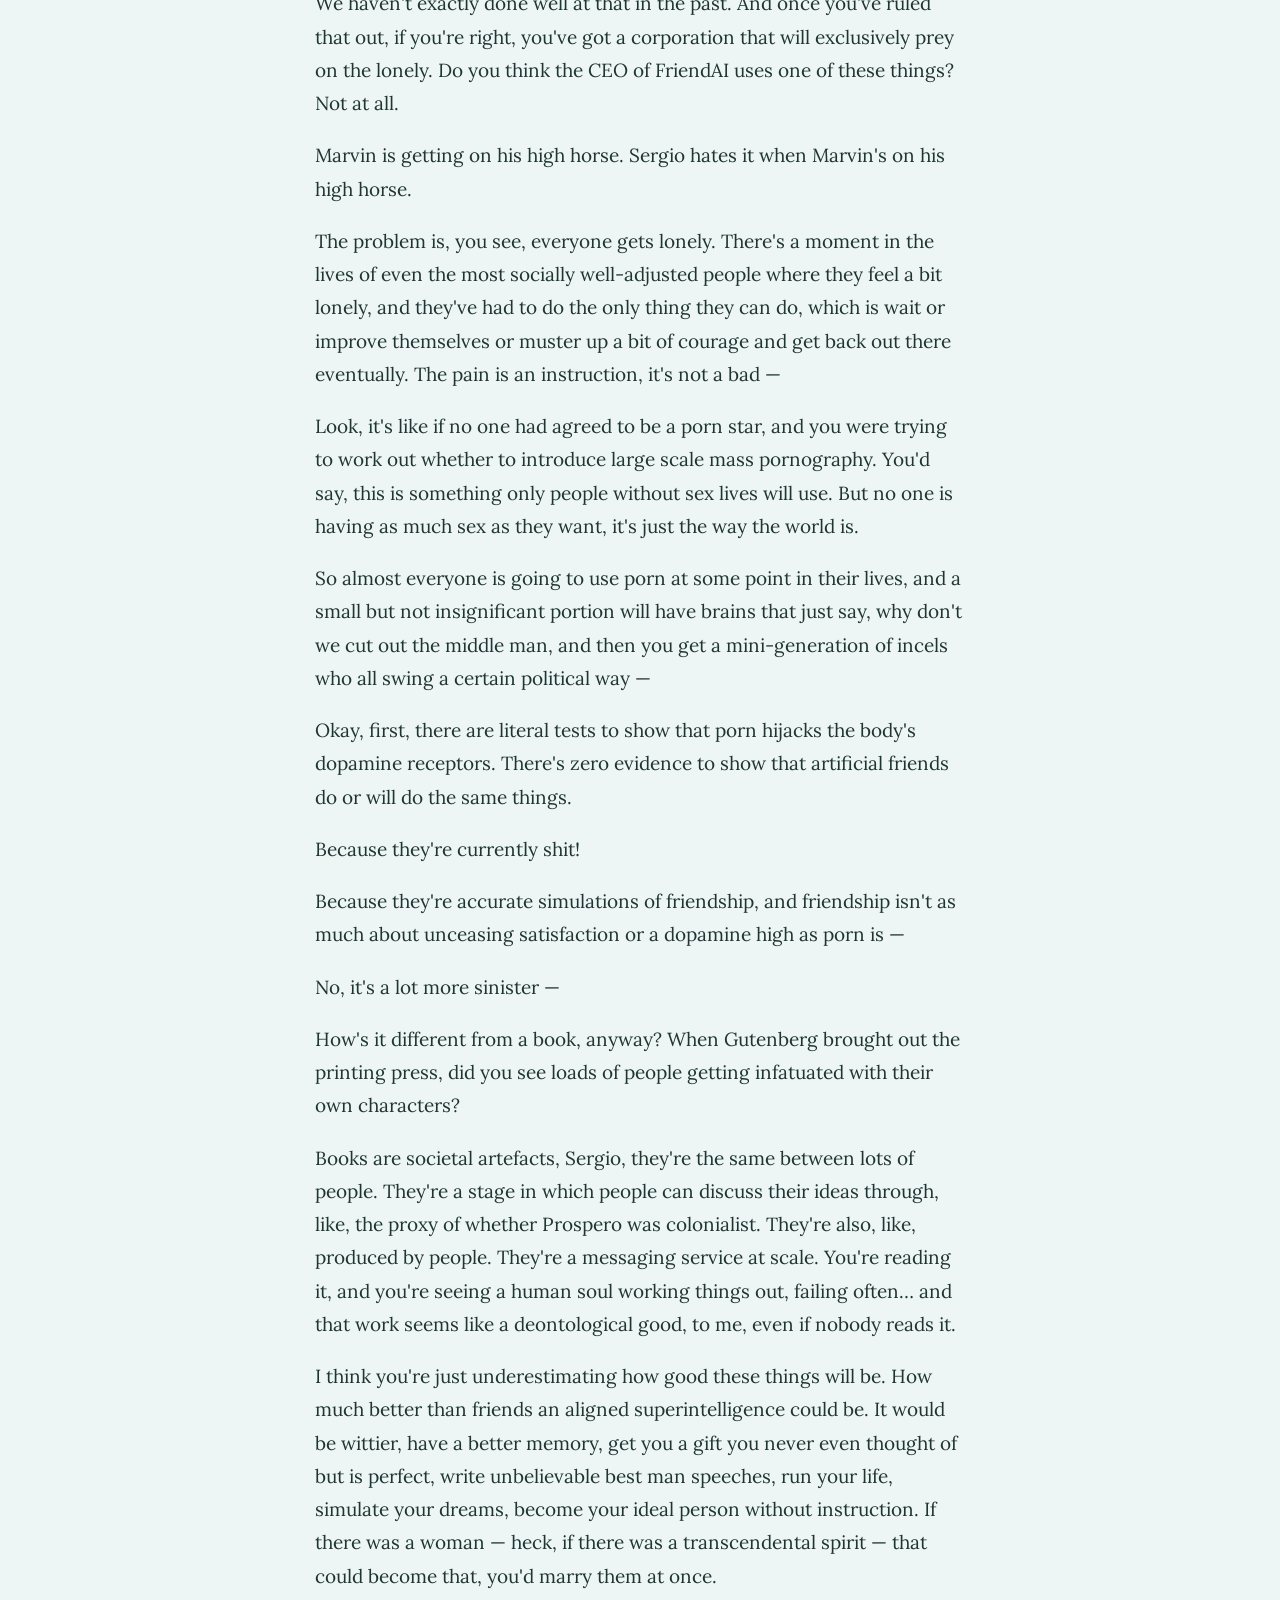
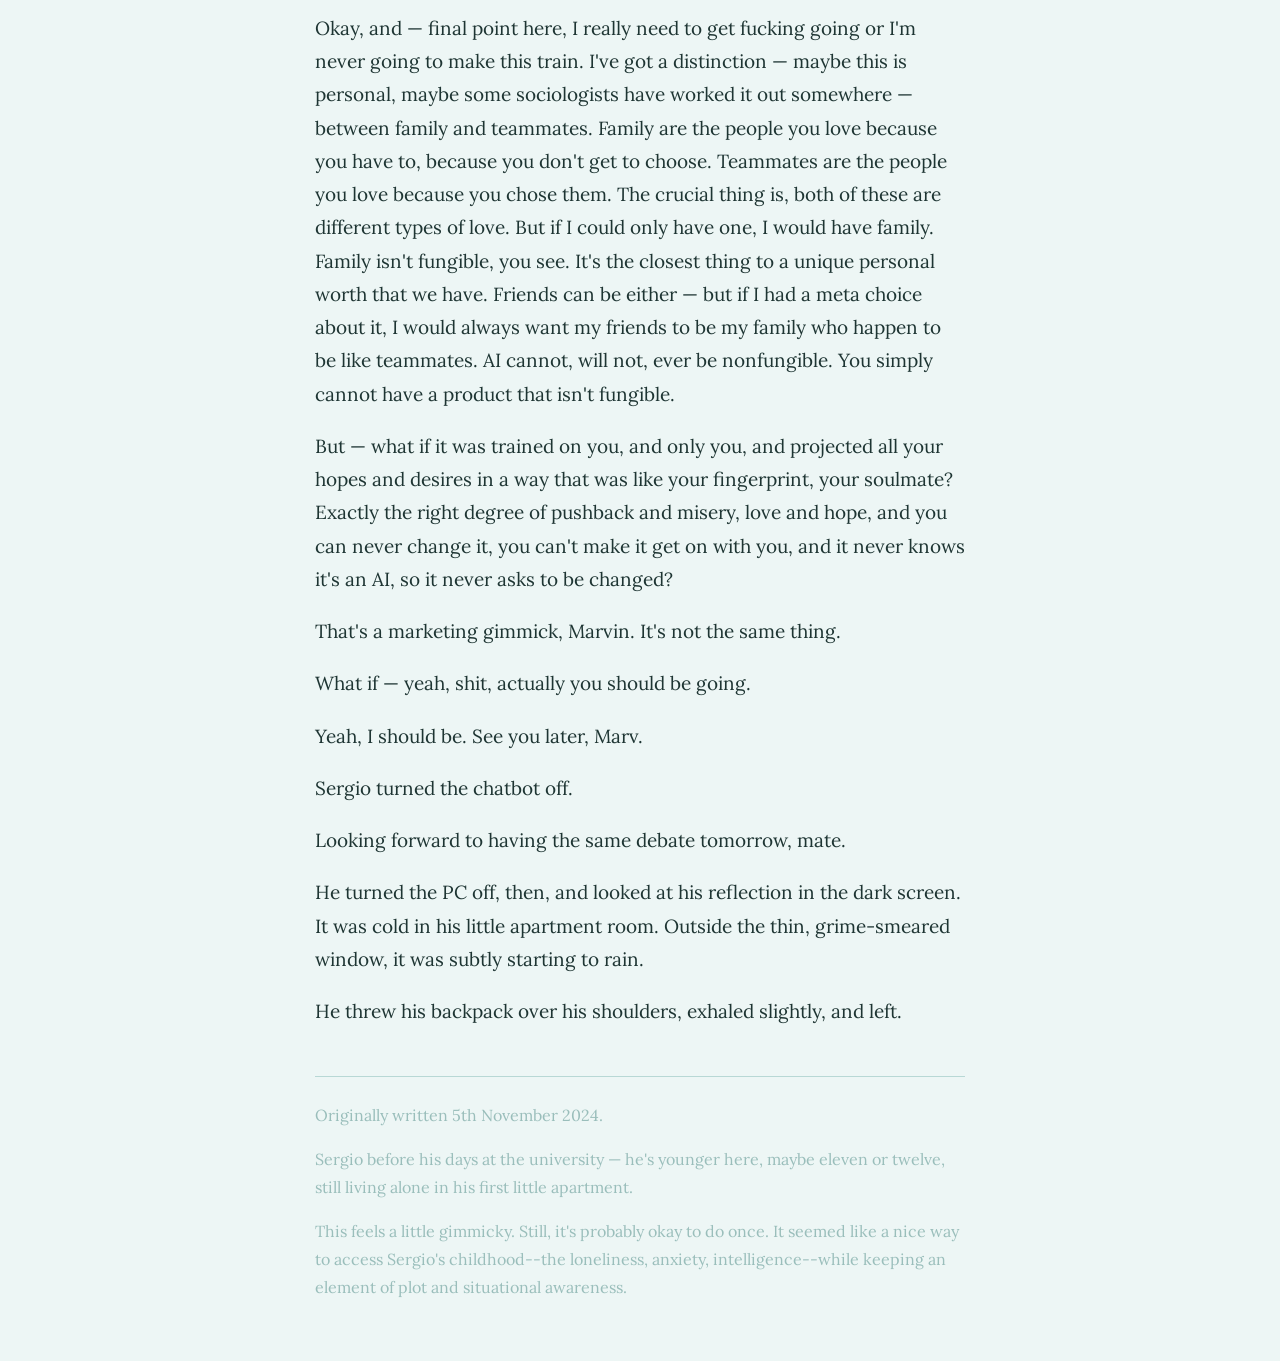
<file: sergio-marvin.html>
<!DOCTYPE html>
<html lang="en">
<head>
  <meta charset="UTF-8">
  <meta name="viewport" content="width=device-width, initial-scale=1.0">
  <title>Sergio and Marvin</title>
  <link rel="stylesheet" href="style.css">
</head>
<body class="essay-page">

  <p><a href="index.html">← Home</a></p>

  <h1>Sergio and Marvin</h1>
  <p class="date">2024-11-05</p>

  <p>Sergio is in his room, packing. Marvin is on the computer. They're halfway through a discussion.</p>

  <p>You think it's weird, Sergio says, half folding, half stuffing an orange t-shirt into the corner of his bag. And it is. In the sense of being out of distribution. But our kids will think it's part of life, and their kids will think that it's extremely normal. In fact, as we go through all of this stuff, I basically expect humans to get smarter and better at tolerating things which seem weird — that seems to me pretty much the major lesson of the last forty years. We're a lot better at letting things get weird than we thought we were.</p>

  <p>I'm not against it. I just think these things are basically consequentially bad, is all. The way to realise that social AI is bad is because it's bad when it's bad, and then it's even worse when it's good!</p>

  <p>Sergio looks for something under his bed. Listen. The way is to think about the time humans spend with friends in person as being something of a resource that we need to preserve. I'm going to call that resource friendship capital, Friendship Hours Per Year, measured in a GDP-style unit of amount of time physically spent with friends per year. I think we've seen a rapid decline of FHPY in almost all economically developed countries. I think this began with social media. The problem is, we haven't traditionally goodharted on this, as well as a load of other crucial societal metrics. Maybe we would have been doing better if we had.</p>

  <p>But the people with happy relationships, they're not the ones who are going to use this. This is going to be used by people without friends, and it's going to make them less lonely!</p>

  <p>That's the whole point of it. You install coaches that make the least lonely people least lonely. Also, you install a technology that helps women disproportionately get over partners being essentially assholes before their brains have developed, or recovering from sexual abuse —</p>

  <p>Okay, do not like the implication that I'm somehow sexist for turning down sexless shoggoths-as-service which I think would literally do more harm to women than good. Also, successfully giving women an alternative to relationships with people might be good in some cases but is also an intervention into the way we structure populations and demographics on the scale of countries that should be dealt with very carefully. I'm getting off the point though, which is: you think anyone's going to make a technological parasocial software product that is actively not-addictive? We haven't exactly done well at that in the past. And once you've ruled that out, if you're right, you've got a corporation that will exclusively prey on the lonely. Do you think the CEO of FriendAI uses one of these things? Not at all.</p>

  <p>Marvin is getting on his high horse. Sergio hates it when Marvin's on his high horse.</p>

  <p>The problem is, you see, everyone gets lonely. There's a moment in the lives of even the most socially well-adjusted people where they feel a bit lonely, and they've had to do the only thing they can do, which is wait or improve themselves or muster up a bit of courage and get back out there eventually. The pain is an instruction, it's not a bad —</p>

  <p>Look, it's like if no one had agreed to be a porn star, and you were trying to work out whether to introduce large scale mass pornography. You'd say, this is something only people without sex lives will use. But no one is having as much sex as they want, it's just the way the world is.</p>

  <p>So almost everyone is going to use porn at some point in their lives, and a small but not insignificant portion will have brains that just say, why don't we cut out the middle man, and then you get a mini-generation of incels who all swing a certain political way —</p>

  <p>Okay, first, there are literal tests to show that porn hijacks the body's dopamine receptors. There's zero evidence to show that artificial friends do or will do the same things.</p>

  <p>Because they're currently shit!</p>

  <p>Because they're accurate simulations of friendship, and friendship isn't as much about unceasing satisfaction or a dopamine high as porn is —</p>

  <p>No, it's a lot more sinister —</p>

  <p>How's it different from a book, anyway? When Gutenberg brought out the printing press, did you see loads of people getting infatuated with their own characters?</p>

  <p>Books are societal artefacts, Sergio, they're the same between lots of people. They're a stage in which people can discuss their ideas through, like, the proxy of whether Prospero was colonialist. They're also, like, produced by people. They're a messaging service at scale. You're reading it, and you're seeing a human soul working things out, failing often… and that work seems like a deontological good, to me, even if nobody reads it.</p>

  <p>I think you're just underestimating how good these things will be. How much better than friends an aligned superintelligence could be. It would be wittier, have a better memory, get you a gift you never even thought of but is perfect, write unbelievable best man speeches, run your life, simulate your dreams, become your ideal person without instruction. If there was a woman — heck, if there was a transcendental spirit — that could become that, you'd marry them at once.</p>

  <p>Okay, and — final point here, I really need to get fucking going or I'm never going to make this train. I've got a distinction — maybe this is personal, maybe some sociologists have worked it out somewhere — between family and teammates. Family are the people you love because you have to, because you don't get to choose. Teammates are the people you love because you chose them. The crucial thing is, both of these are different types of love. But if I could only have one, I would have family. Family isn't fungible, you see. It's the closest thing to a unique personal worth that we have. Friends can be either — but if I had a meta choice about it, I would always want my friends to be my family who happen to be like teammates. AI cannot, will not, ever be nonfungible. You simply cannot have a product that isn't fungible.</p>

  <p>But — what if it was trained on you, and only you, and projected all your hopes and desires in a way that was like your fingerprint, your soulmate? Exactly the right degree of pushback and misery, love and hope, and you can never change it, you can't make it get on with you, and it never knows it's an AI, so it never asks to be changed?</p>

  <p>That's a marketing gimmick, Marvin. It's not the same thing.</p>

  <p>What if — yeah, shit, actually you should be going.</p>

  <p>Yeah, I should be. See you later, Marv.</p>

  <p>Sergio turned the chatbot off.</p>

  <p>Looking forward to having the same debate tomorrow, mate.</p>

  <p>He turned the PC off, then, and looked at his reflection in the dark screen. It was cold in his little apartment room. Outside the thin, grime-smeared window, it was subtly starting to rain.</p>

  <p>He threw his backpack over his shoulders, exhaled slightly, and left.</p>

  <hr>
  <p class="notes">Originally written 5th November 2024.</p>
  <p class="notes">Sergio before his days at the university — he's younger here, maybe eleven or twelve, still living alone in his first little apartment.</p>
  <p class="notes">This feels a little gimmicky. Still, it's probably okay to do once. It seemed like a nice way to access Sergio's childhood--the loneliness, anxiety, intelligence--while keeping an element of plot and situational awareness.</p>
</body>
</html>
</file>
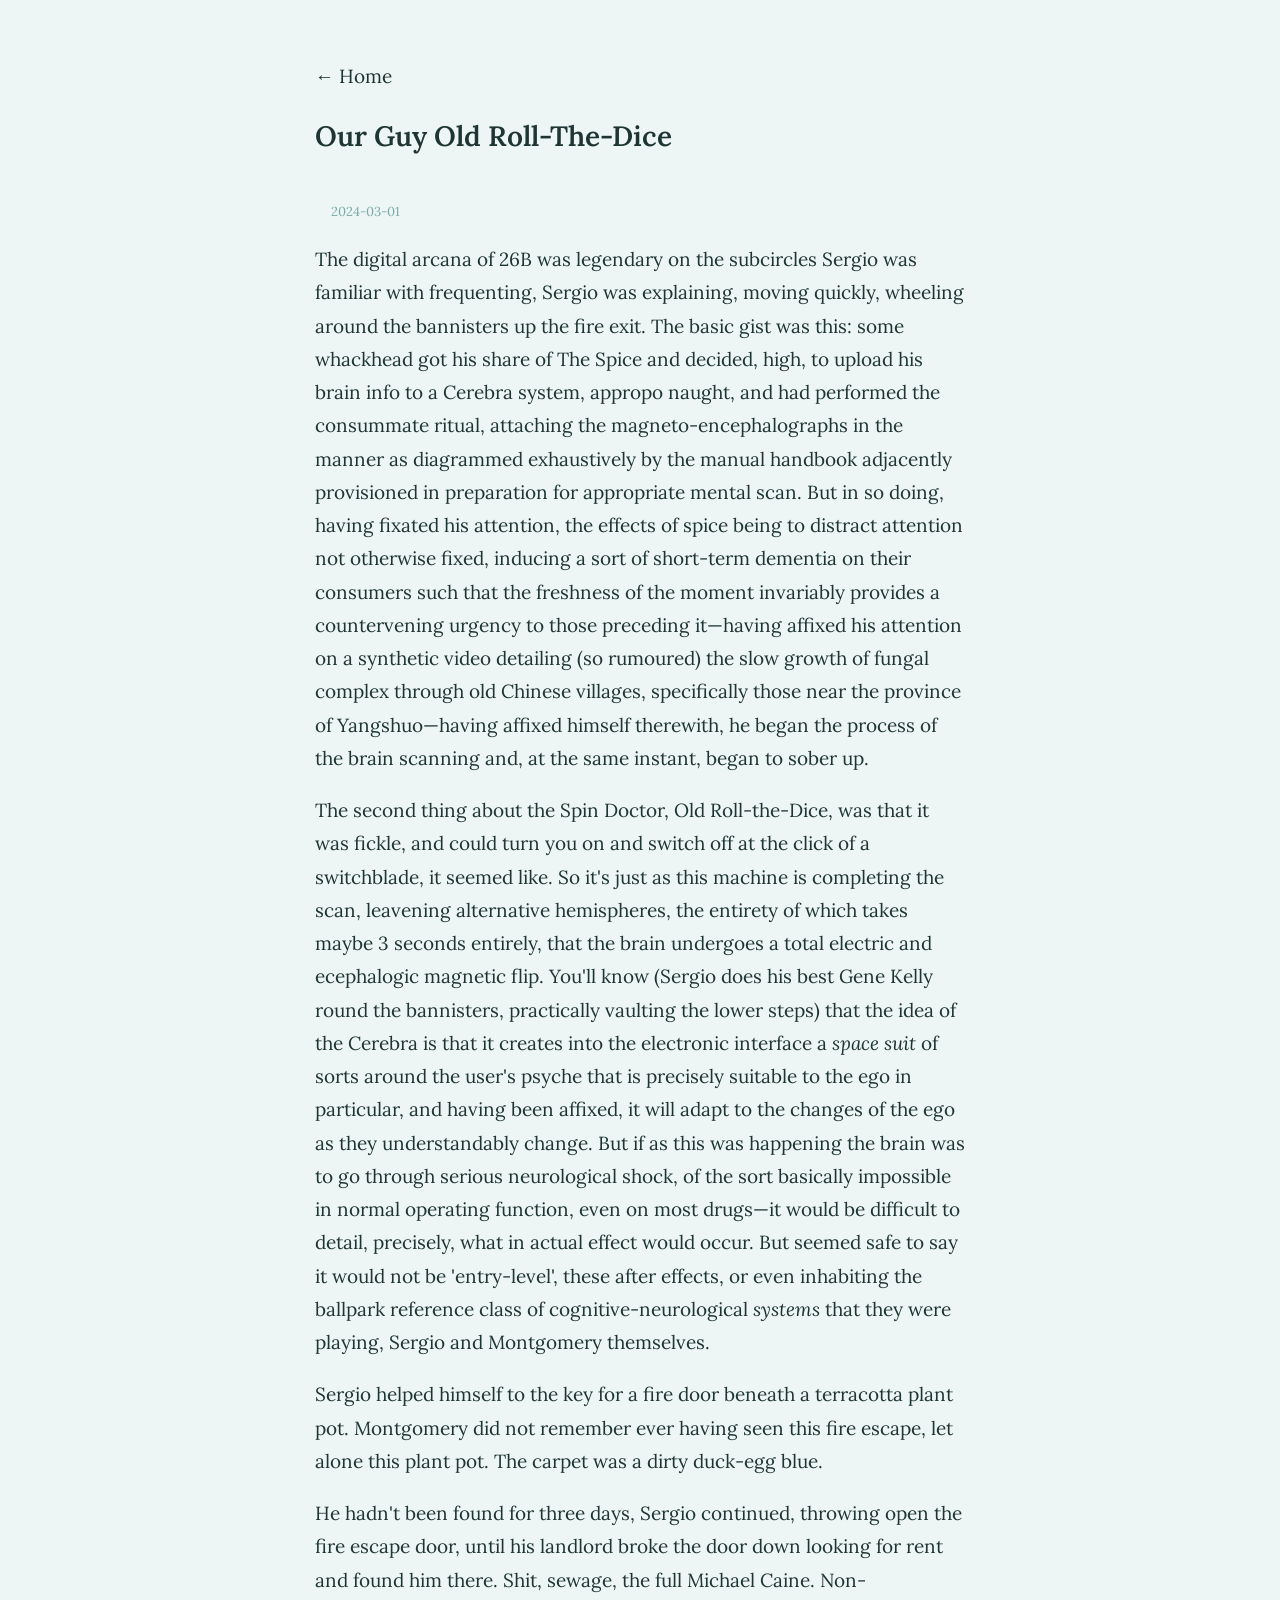
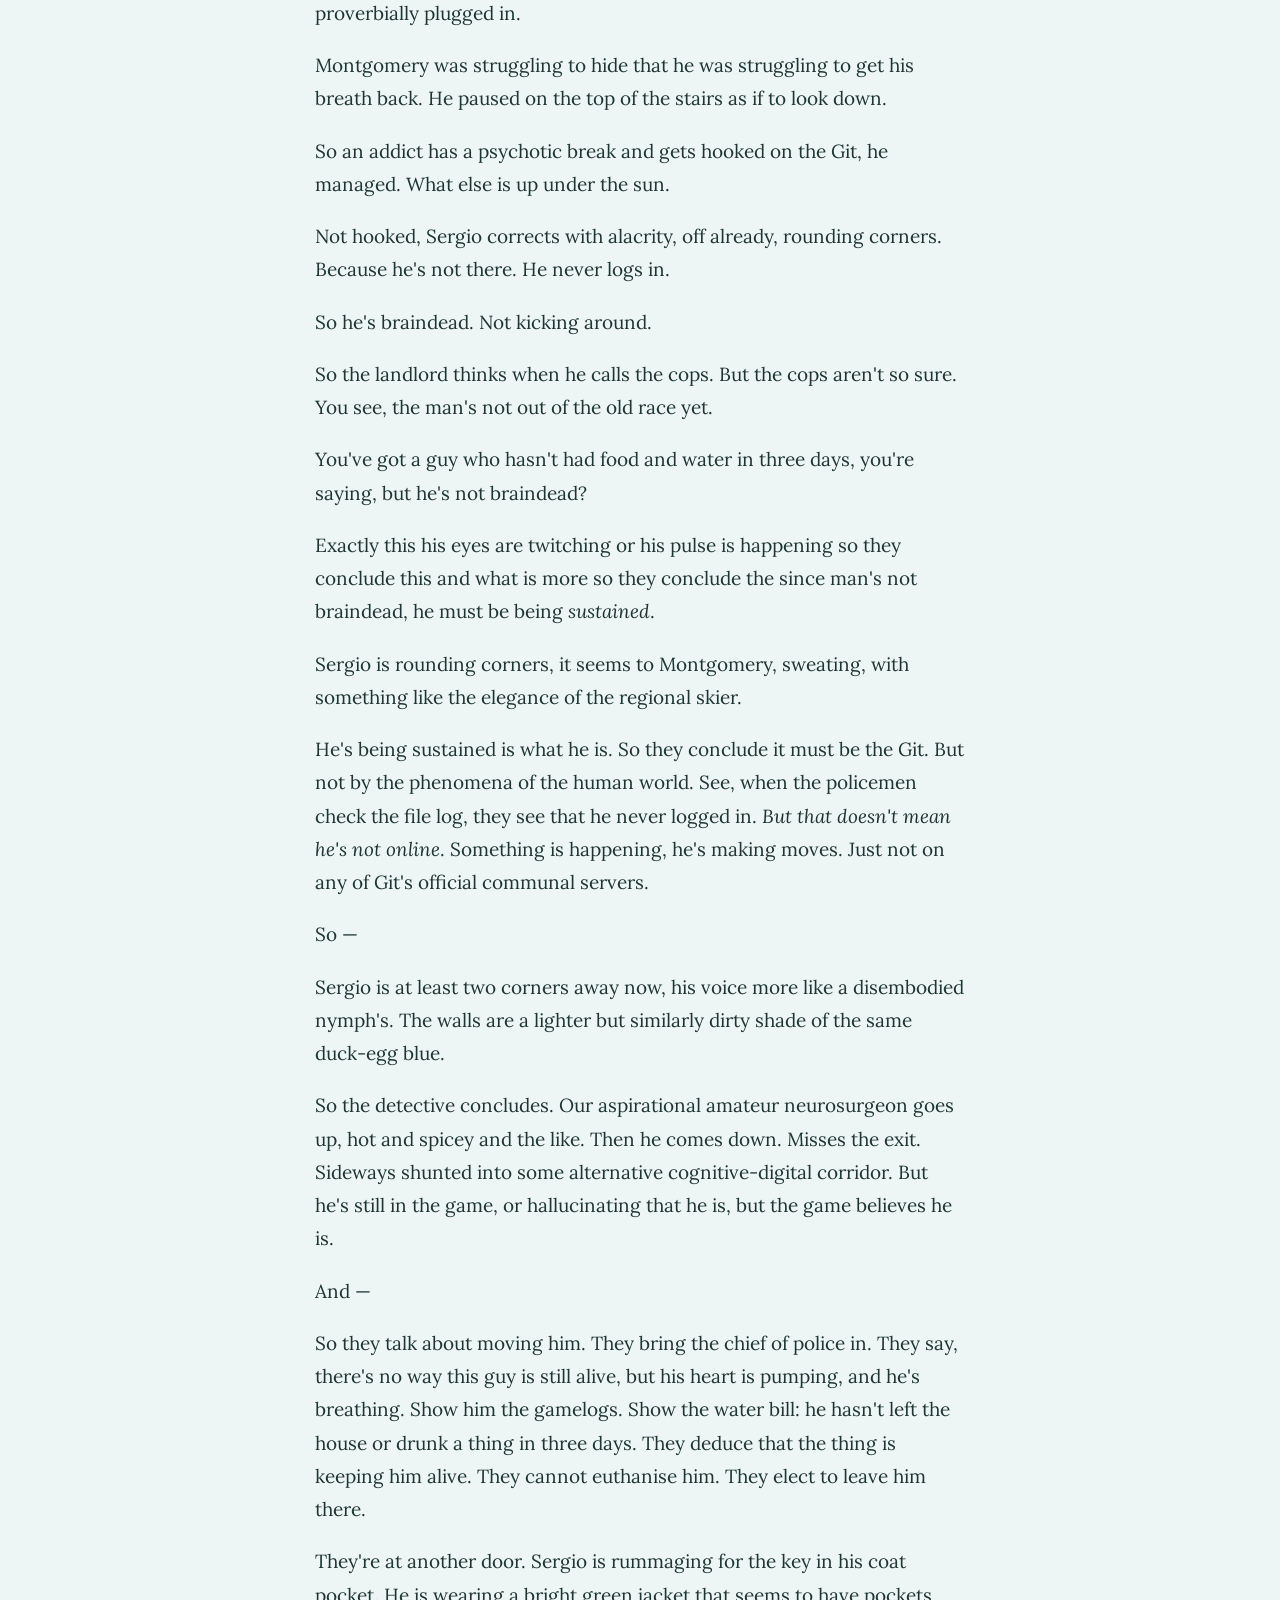
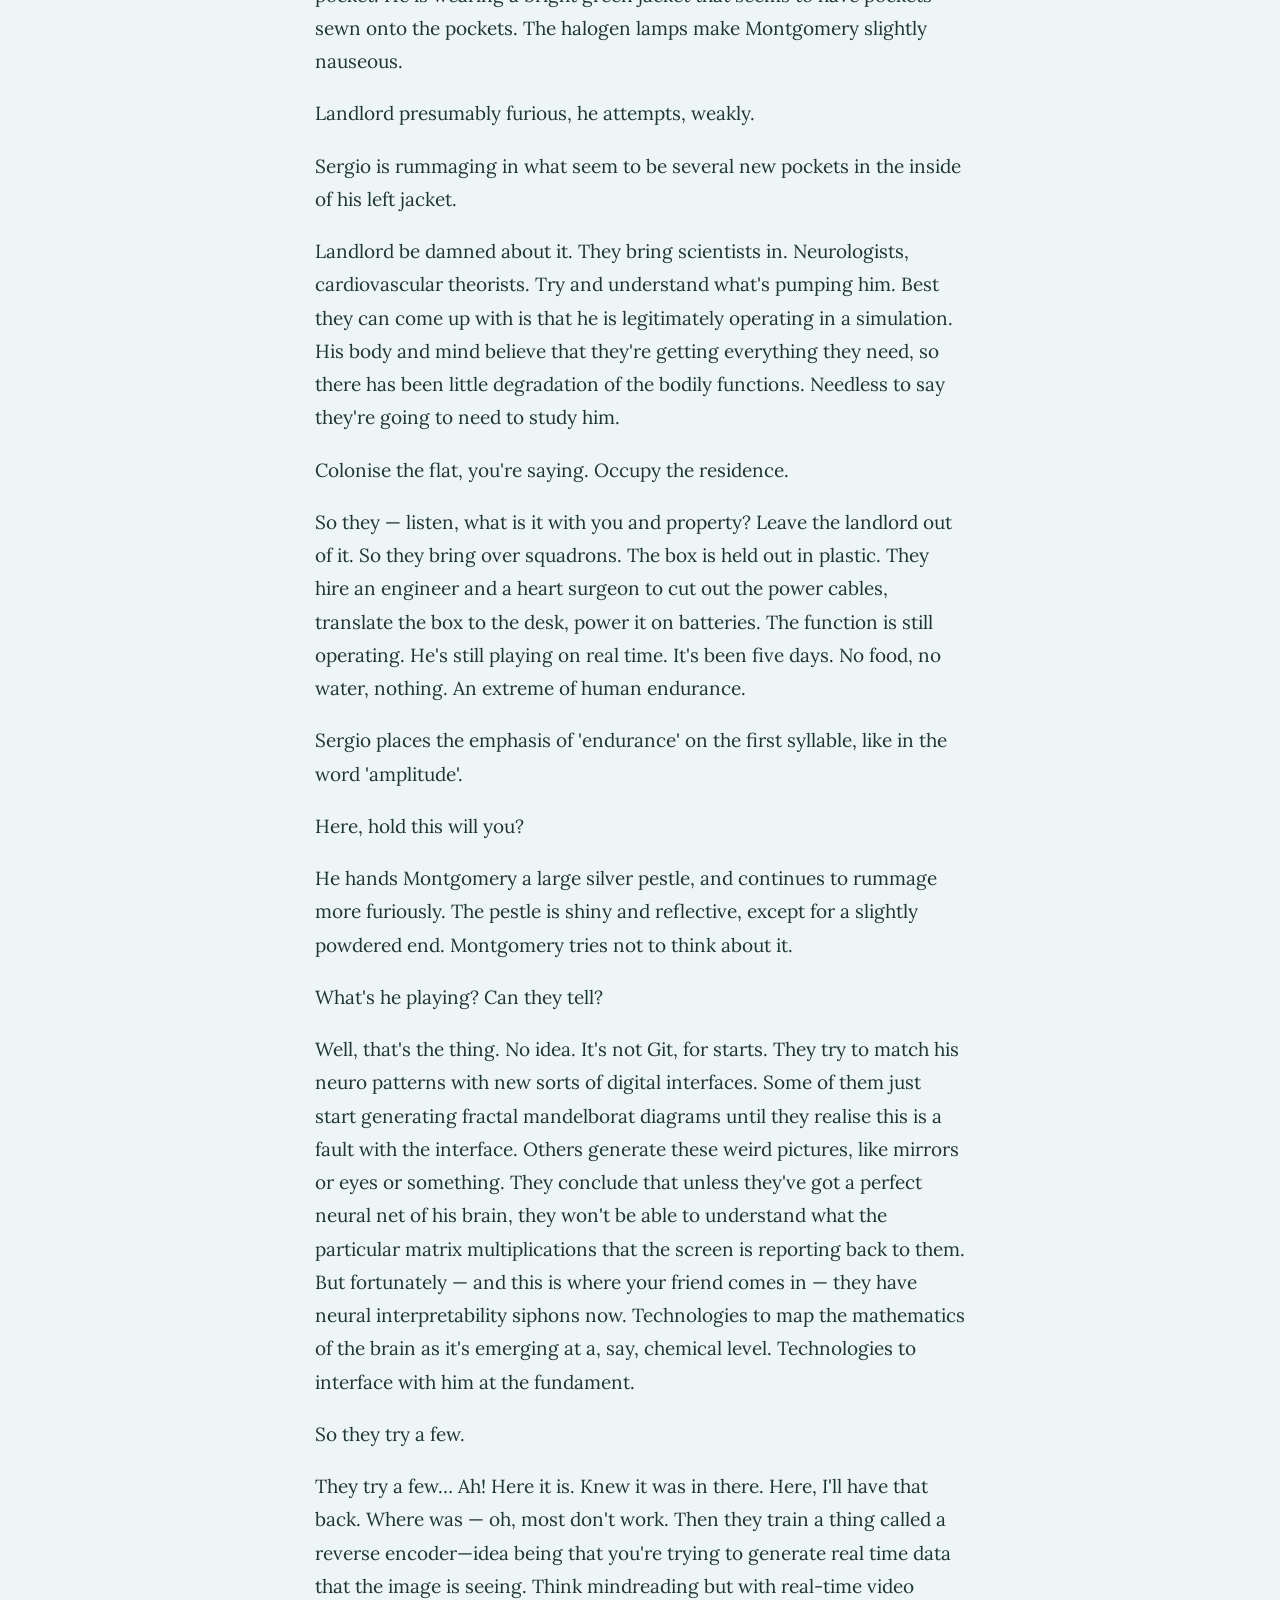
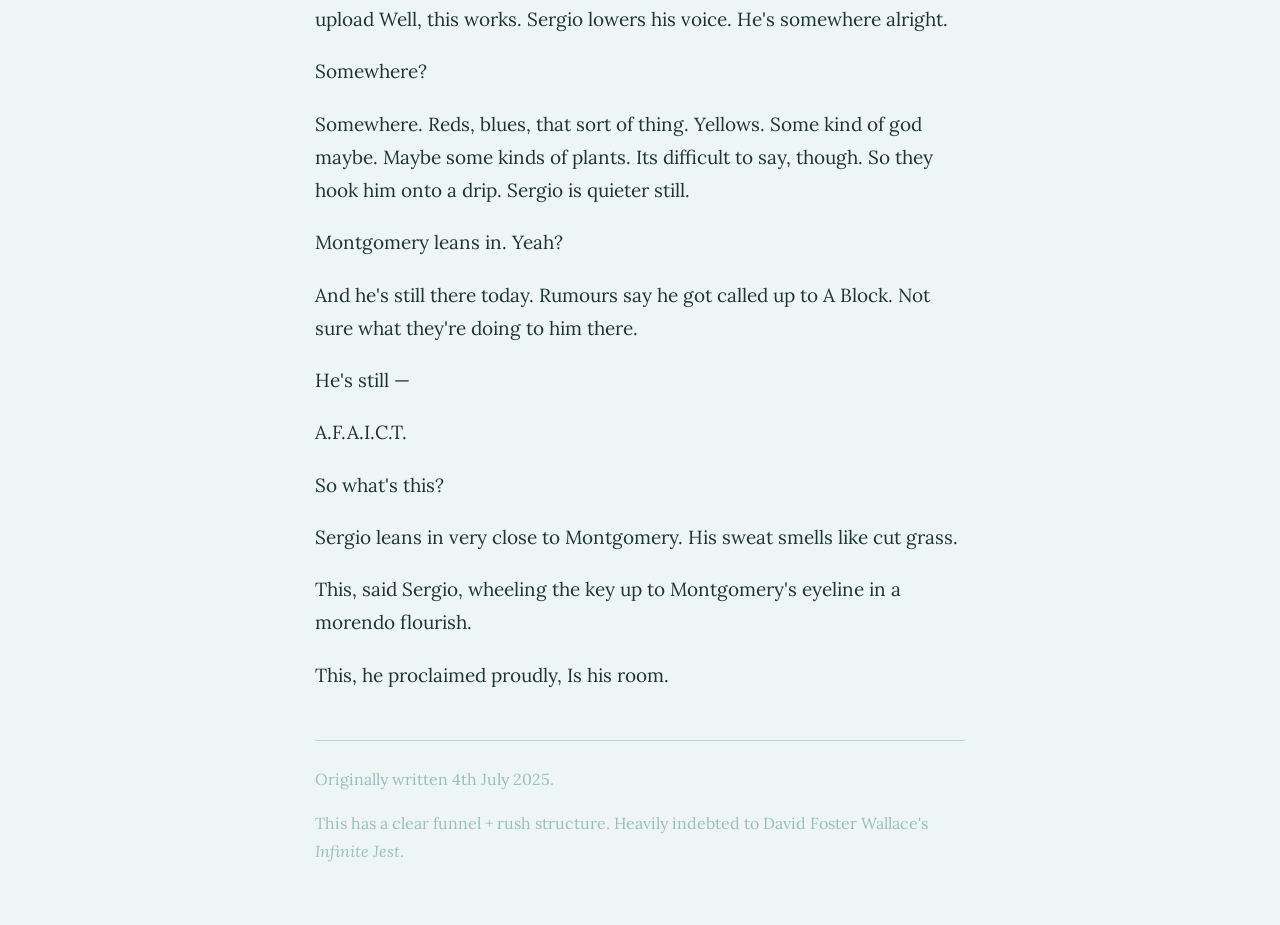
<file: Wireheading.html>
<!DOCTYPE html>
<html lang="en">
<head>
  <meta charset="UTF-8">
  <meta name="viewport" content="width=device-width, initial-scale=1.0">
  <title>Our Guy Old Roll-The-Dice</title>
  <link rel="stylesheet" href="style.css">
</head>
<body class="essay-page">

  <p><a href="index.html">← Home</a></p>

  <h1>Our Guy Old Roll-The-Dice</h1>
  <p class="date">2024-03-01</p>

  <p>The digital arcana of 26B was legendary on the subcircles Sergio was familiar with frequenting, Sergio was explaining, moving quickly, wheeling around the bannisters up the fire exit. The basic gist was this: some whackhead got his share of The Spice and decided, high, to upload his brain info to a Cerebra system, appropo naught, and had performed the consummate ritual, attaching the magneto-encephalographs in the manner as diagrammed exhaustively by the manual handbook adjacently provisioned in preparation for appropriate mental scan. But in so doing, having fixated his attention, the effects of spice being to distract attention not otherwise fixed, inducing a sort of short-term dementia on their consumers such that the freshness of the moment invariably provides a countervening urgency to those preceding it—having affixed his attention on a synthetic video detailing (so rumoured) the slow growth of fungal complex through old Chinese villages, specifically those near the province of Yangshuo—having affixed himself therewith, he began the process of the brain scanning and, at the same instant, began to sober up.</p>

  <p>The second thing about the Spin Doctor, Old Roll-the-Dice, was that it was fickle, and could turn you on and switch off at the click of a switchblade, it seemed like. So it's just as this machine is completing the scan, leavening alternative hemispheres, the entirety of which takes maybe 3 seconds entirely, that the brain undergoes a total electric and ecephalogic magnetic flip. You'll know (Sergio does his best Gene Kelly round the bannisters, practically vaulting the lower steps) that the idea of the Cerebra is that it creates into the electronic interface a <em>space suit</em> of sorts around the user's psyche that is precisely suitable to the ego in particular, and having been affixed, it will adapt to the changes of the ego as they understandably change. But if as this was happening the brain was to go through serious neurological shock, of the sort basically impossible in normal operating function, even on most drugs—it would be difficult to detail, precisely, what in actual effect would occur. But seemed safe to say it would not be 'entry-level', these after effects, or even inhabiting the ballpark reference class of cognitive-neurological <em>systems</em> that they were playing, Sergio and Montgomery themselves.</p>

  <p>Sergio helped himself to the key for a fire door beneath a terracotta plant pot. Montgomery did not remember ever having seen this fire escape, let alone this plant pot. The carpet was a dirty duck-egg blue.</p>

  <p>He hadn't been found for three days, Sergio continued, throwing open the fire escape door, until his landlord broke the door down looking for rent and found him there. Shit, sewage, the full Michael Caine. Non-proverbially plugged in.</p>

  <p>Montgomery was struggling to hide that he was struggling to get his breath back. He paused on the top of the stairs as if to look down.</p>

  <p>So an addict has a psychotic break and gets hooked on the Git, he managed. What else is up under the sun.</p>

  <p>Not hooked, Sergio corrects with alacrity, off already, rounding corners. Because he's not there. He never logs in.</p>

  <p>So he's braindead. Not kicking around.</p>

  <p>So the landlord thinks when he calls the cops. But the cops aren't so sure. You see, the man's not out of the old race yet.</p>

  <p>You've got a guy who hasn't had food and water in three days, you're saying, but he's not braindead?</p>

  <p>Exactly this his eyes are twitching or his pulse is happening so they conclude this and what is more so they conclude the since man's not braindead, he must be being <em>sustained</em>.</p>

  <p>Sergio is rounding corners, it seems to Montgomery, sweating, with something like the elegance of the regional skier.</p>

  <p>He's being sustained is what he is. So they conclude it must be the Git. But not by the phenomena of the human world. See, when the policemen check the file log, they see that he never logged in. <em>But that doesn't mean he's not online</em>. Something is happening, he's making moves. Just not on any of Git's official communal servers.</p>

  <p>So —</p>

  <p>Sergio is at least two corners away now, his voice more like a disembodied nymph's. The walls are a lighter but similarly dirty shade of the same duck-egg blue.</p>

  <p>So the detective concludes. Our aspirational amateur neurosurgeon goes up, hot and spicey and the like. Then he comes down. Misses the exit. Sideways shunted into some alternative cognitive-digital corridor. But he's still in the game, or hallucinating that he is, but the game believes he is.</p>

  <p>And —</p>

  <p>So they talk about moving him. They bring the chief of police in. They say, there's no way this guy is still alive, but his heart is pumping, and he's breathing. Show him the gamelogs. Show the water bill: he hasn't left the house or drunk a thing in three days. They deduce that the thing is keeping him alive. They cannot euthanise him. They elect to leave him there.</p>

  <p>They're at another door. Sergio is rummaging for the key in his coat pocket. He is wearing a bright green jacket that seems to have pockets sewn onto the pockets. The halogen lamps make Montgomery slightly nauseous.</p>

  <p>Landlord presumably furious, he attempts, weakly.</p>

  <p>Sergio is rummaging in what seem to be several new pockets in the inside of his left jacket.</p>

  <p>Landlord be damned about it. They bring scientists in. Neurologists, cardiovascular theorists. Try and understand what's pumping him. Best they can come up with is that he is legitimately operating in a simulation. His body and mind believe that they're getting everything they need, so there has been little degradation of the bodily functions. Needless to say they're going to need to study him.</p>

  <p>Colonise the flat, you're saying. Occupy the residence.</p>

  <p>So they — listen, what is it with you and property? Leave the landlord out of it. So they bring over squadrons. The box is held out in plastic. They hire an engineer and a heart surgeon to cut out the power cables, translate the box to the desk, power it on batteries. The function is still operating. He's still playing on real time. It's been five days. No food, no water, nothing. An extreme of human endurance.</p>

  <p>Sergio places the emphasis of 'endurance' on the first syllable, like in the word 'amplitude'.</p>

  <p>Here, hold this will you?</p>

  <p>He hands Montgomery a large silver pestle, and continues to rummage more furiously. The pestle is shiny and reflective, except for a slightly powdered end. Montgomery tries not to think about it.</p>

  <p>What's he playing? Can they tell?</p>

  <p>Well, that's the thing. No idea. It's not Git, for starts. They try to match his neuro patterns with new sorts of digital interfaces. Some of them just start generating fractal mandelborat diagrams until they realise this is a fault with the interface. Others generate these weird pictures, like mirrors or eyes or something. They conclude that unless they've got a perfect neural net of his brain, they won't be able to understand what the particular matrix multiplications that the screen is reporting back to them. But fortunately — and this is where your friend comes in — they have neural interpretability siphons now. Technologies to map the mathematics of the brain as it's emerging at a, say, chemical level. Technologies to interface with him at the fundament.</p>

  <p>So they try a few.</p>

  <p>They try a few… Ah! Here it is. Knew it was in there. Here, I'll have that back. Where was — oh, most don't work. Then they train a thing called a reverse encoder—idea being that you're trying to generate real time data that the image is seeing. Think mindreading but with real-time video upload Well, this works. Sergio lowers his voice. He's somewhere alright.</p>

  <p>Somewhere?</p>

  <p>Somewhere. Reds, blues, that sort of thing. Yellows. Some kind of god maybe. Maybe some kinds of plants. Its difficult to say, though. So they hook him onto a drip. Sergio is quieter still.</p>

  <p>Montgomery leans in. Yeah?</p>

  <p>And he's still there today. Rumours say he got called up to A Block. Not sure what they're doing to him there.</p>

  <p>He's still —</p>

  <p>A.F.A.I.C.T.</p>

  <p>So what's this?</p>

  <p>Sergio leans in very close to Montgomery. His sweat smells like cut grass.</p>

  <p>This, said Sergio, wheeling the key up to Montgomery's eyeline in a morendo flourish.</p>

  <p>This, he proclaimed proudly, Is his room.</p>

 <hr>
  <p class="notes">Originally written 4th July 2025.</p>
  <p class="notes">This has a clear funnel + rush structure. Heavily indebted to David Foster Wallace's <em>Infinite Jest</em>.</p>
  
</body>
</html>
</file>
<file: style.css>
@import url('https://fonts.googleapis.com/css2?family=Lora:ital,wght@0,400;0,600;1,400&display=swap');

body {
  font-family: 'Lora', serif;
  background: #d6eae8;
  max-width: 650px;
  margin: 60px auto;
  padding: 0 24px;
  font-size: 19px;
  line-height: 1.75;
  color: #1e3533;
}

a { color: #1e3533; text-decoration: none; }
a:hover { text-decoration: underline; }

h1 { font-size: 28px; font-weight: 600; margin-bottom: 40px; }

h2 {
  font-size: 13px;
  font-weight: 600;
  text-transform: uppercase;
  letter-spacing: 0.1em;
  color: #7aaba7;
  margin: 0 0 24px;
}

h2 a {
  color: #7aaba7;
}

ul { list-style: none; padding: 0; margin: 0; }

li {
  display: flex;
  justify-content: space-between;
  align-items: baseline;
  padding: 8px 0;
  border-bottom: 0.5px solid #b8d8d5;
}

li:last-child { border-bottom: none; }

.date {
  font-size: 13px;
  color: #7aaba7;
  white-space: nowrap;
  margin-left: 16px;
}

.essay-page {
  background: #edf6f5;
}

hr {
  border: none;
  border-top: 0.5px solid #b8d8d5;
  margin: 48px 0 24px;
}

p.notes {
  font-size: 16px !important;
  color: #9abebb !important;
</file>
